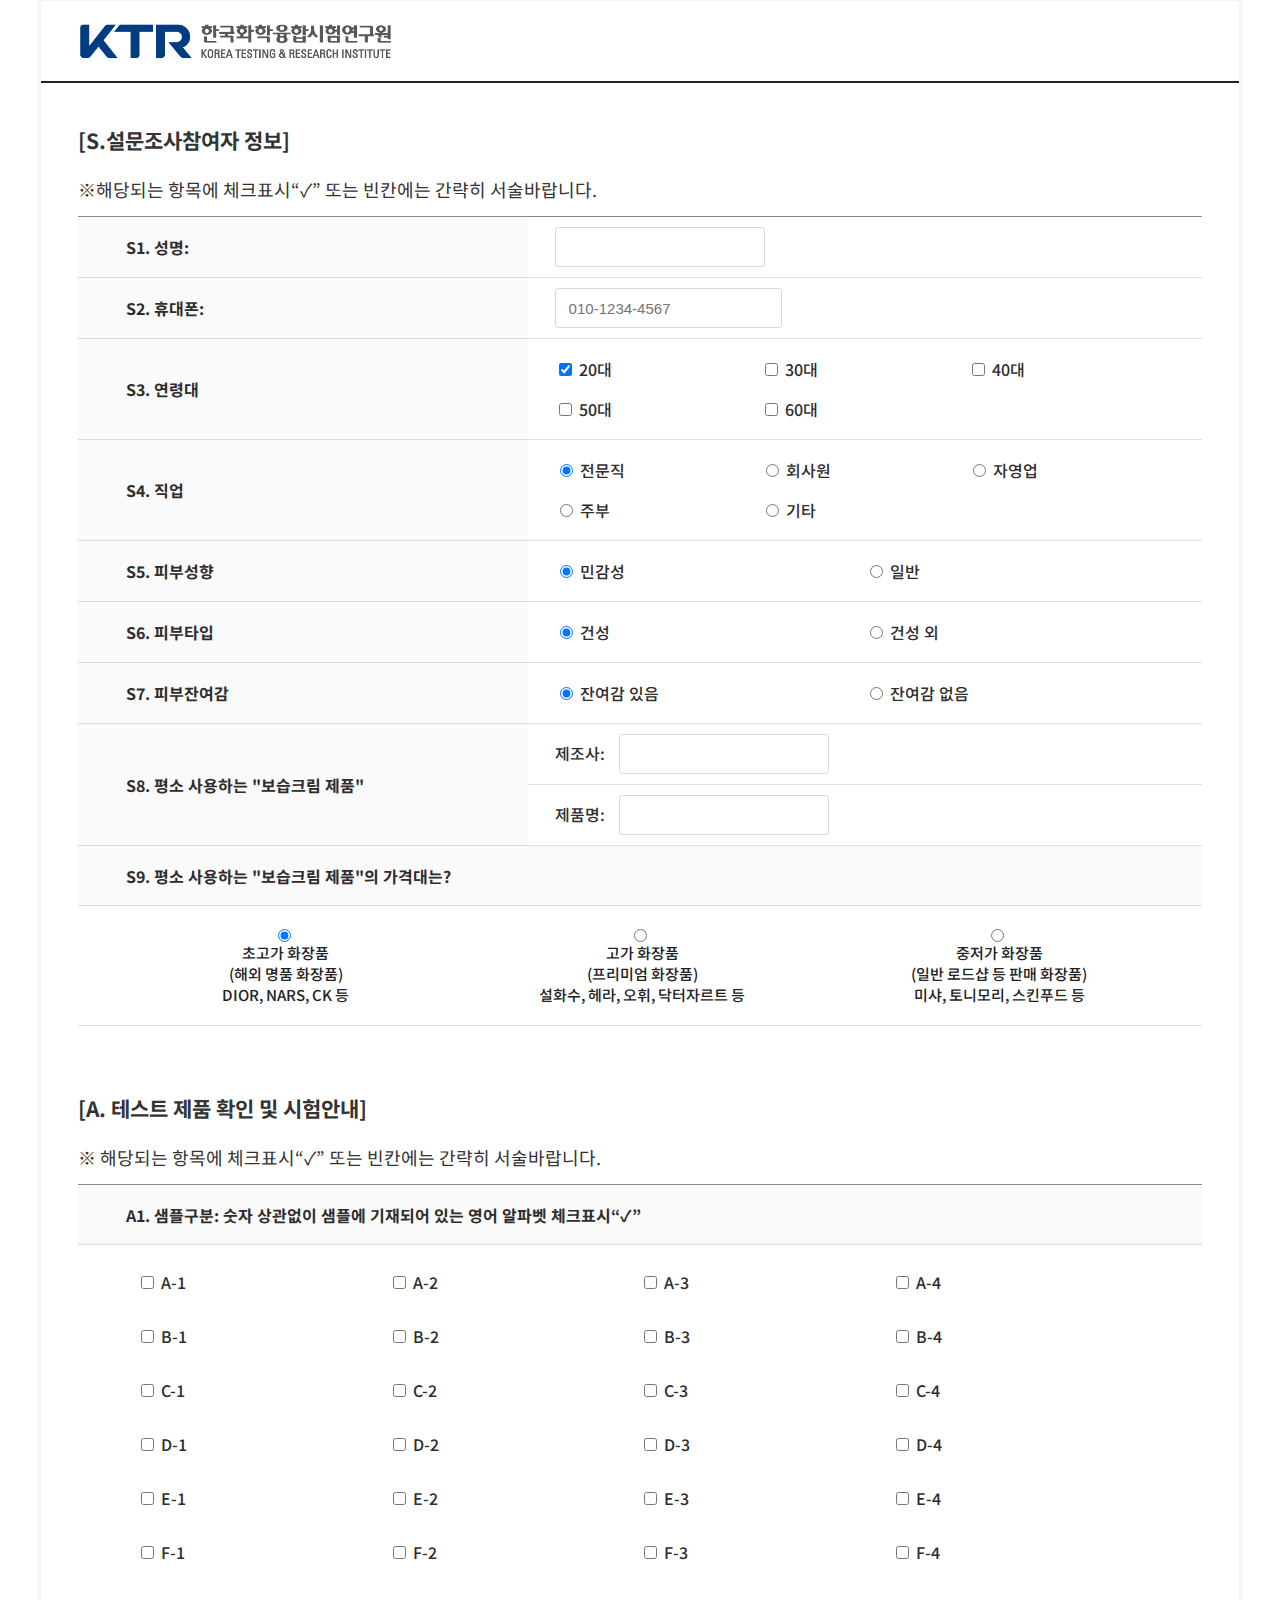
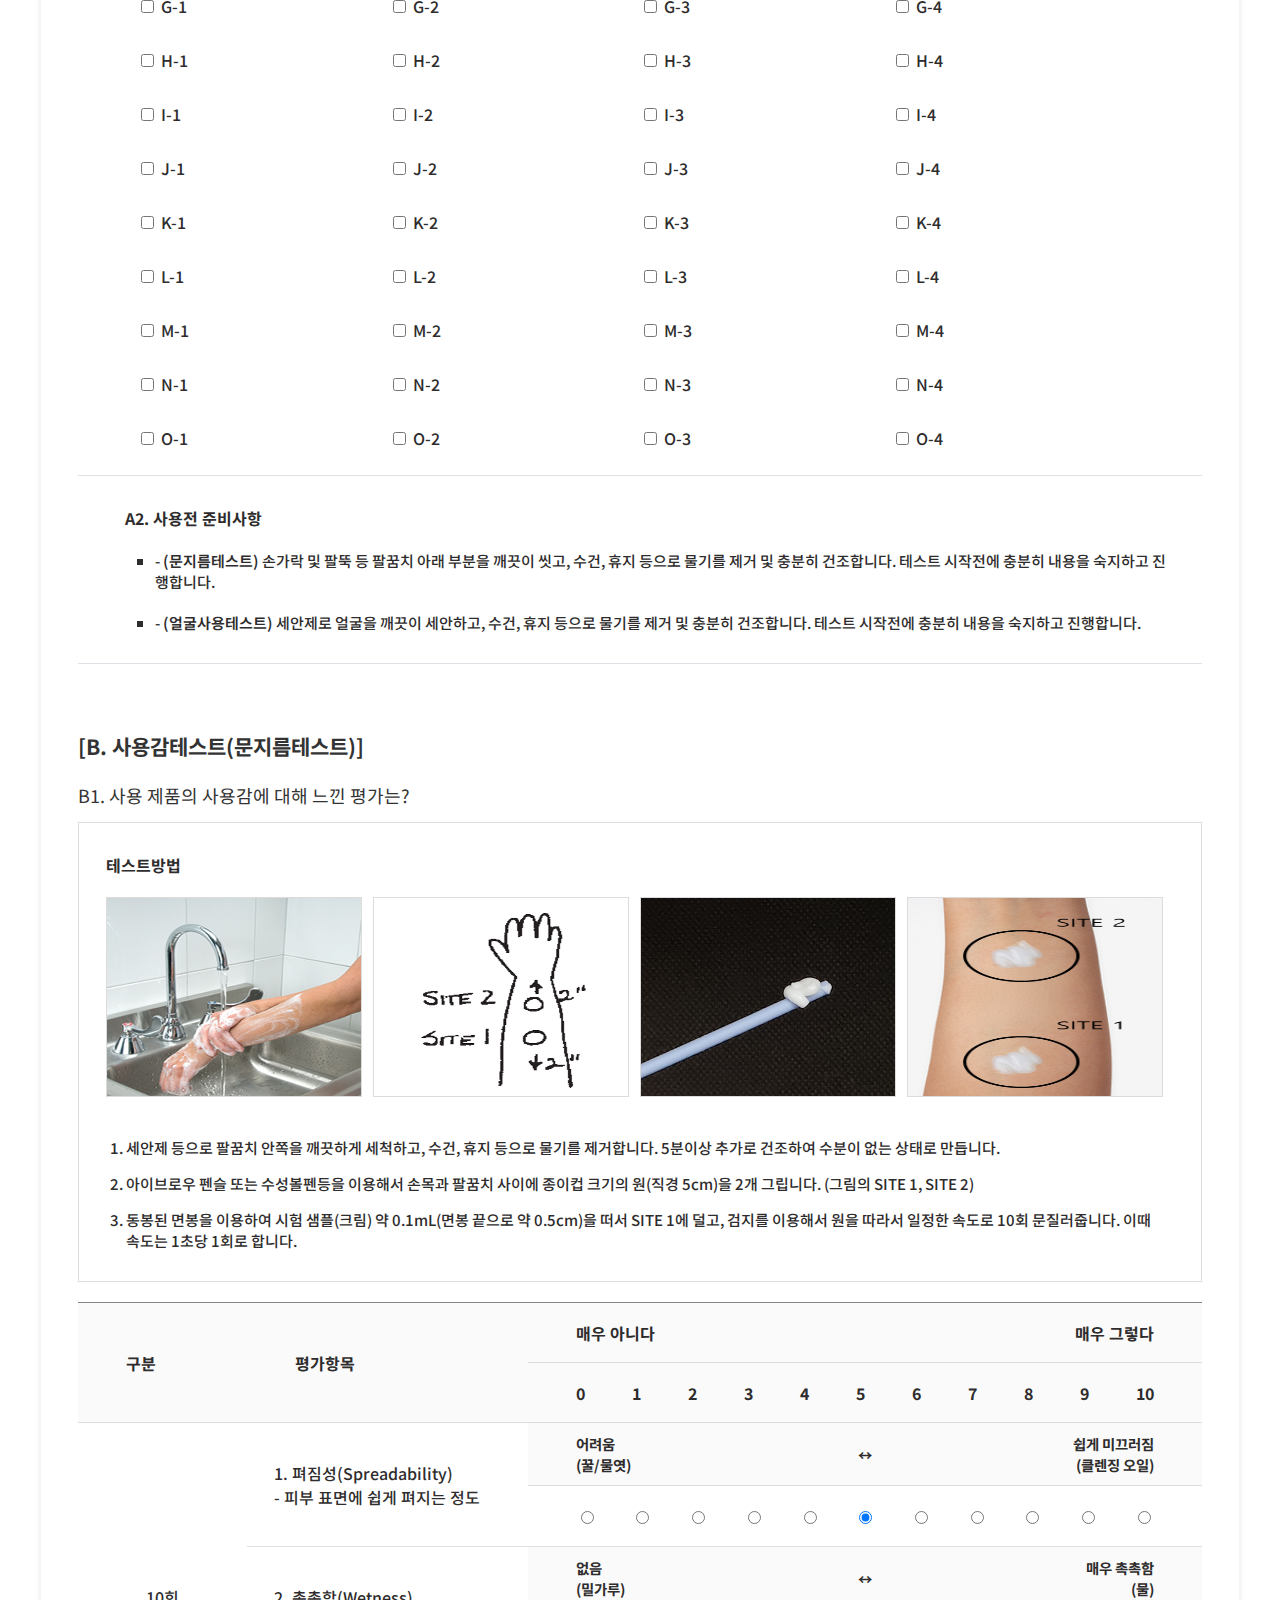
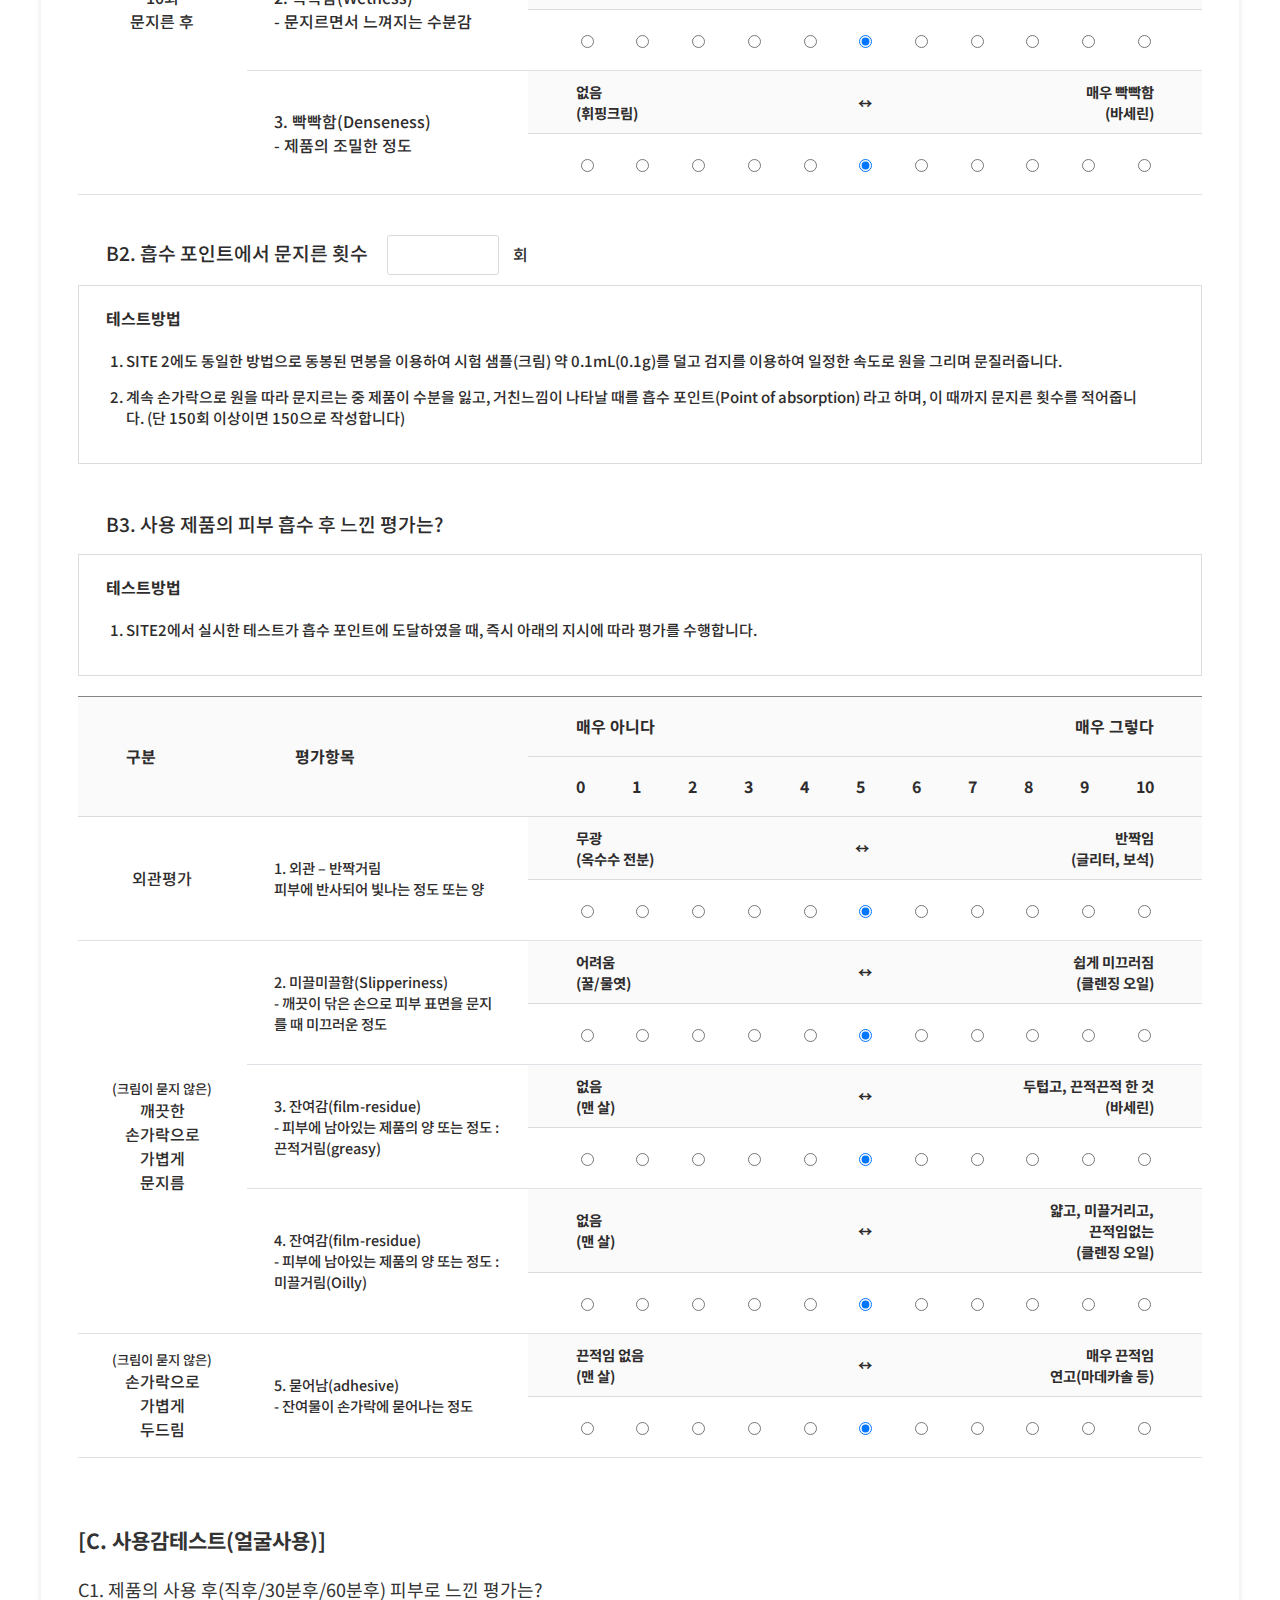
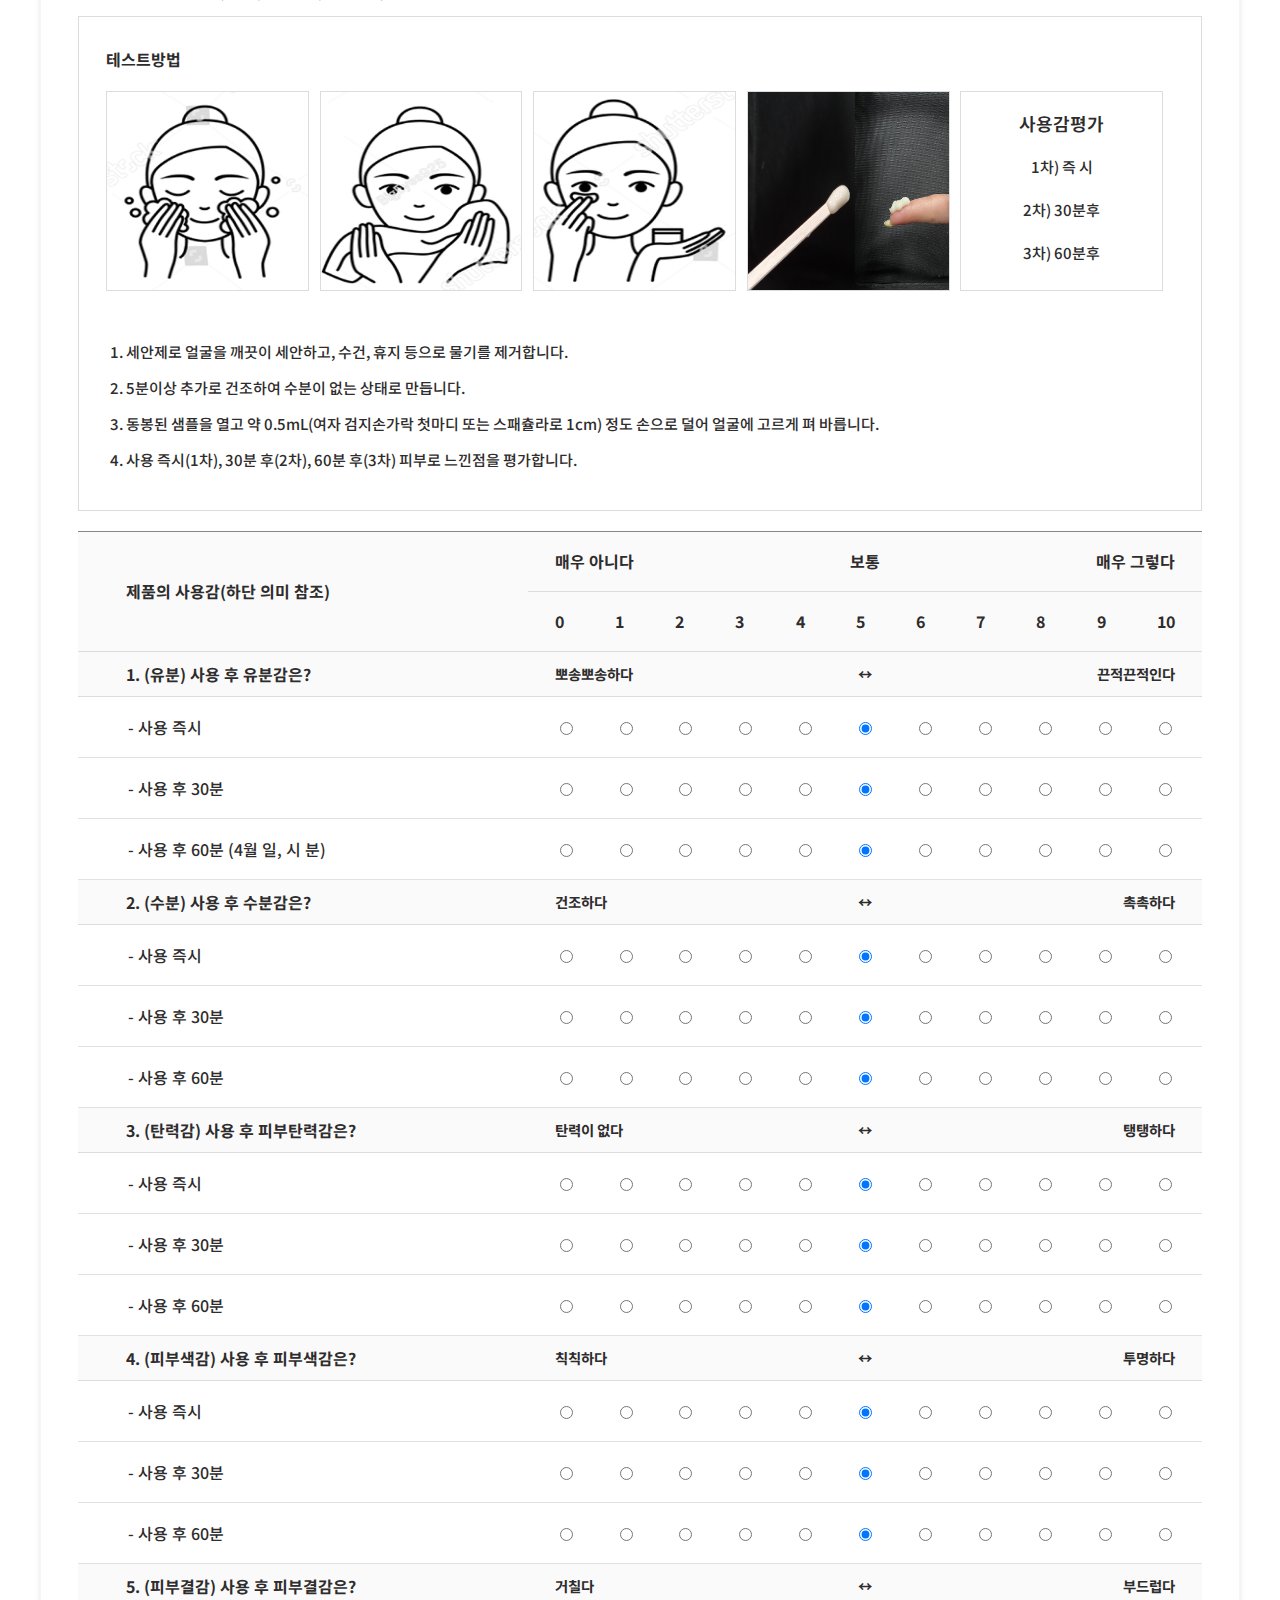
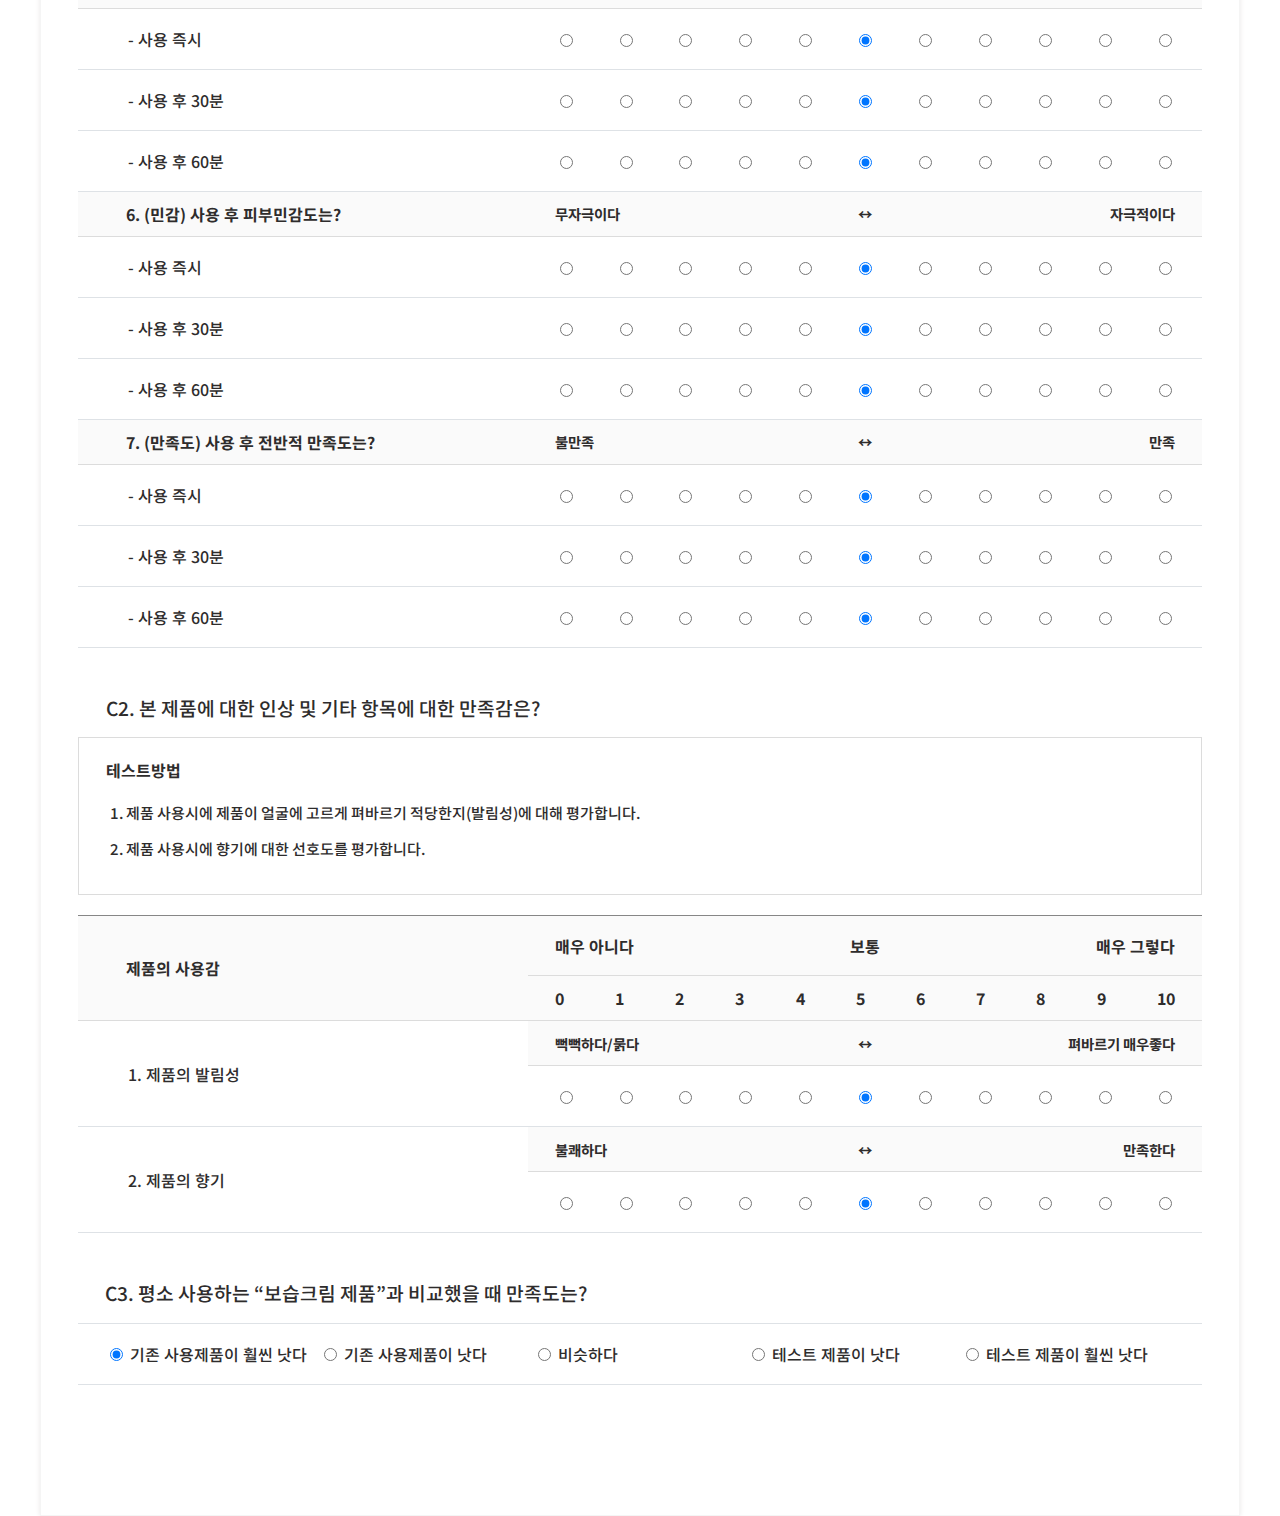
<file: index.html>
<DOCTYPE html>
    <html lang="en">

    <head>
        <meta charset="UTF-8">
        <meta http-equiv="X-UA-Compatible" content="IE=edge">
        <meta name="viewport" content="width=device-width, initial-scale=1.0">
        <title>정보입력</title>
        <link rel="stylesheet" href="css/reset.css">
        <link rel="stylesheet" href="css/main.css">
        <script src="js/jquery-3.2.1.min.js"></script>
    </head>
    <body>
        <form name="" action="" method="">
            <div id="wrap">
                <header id="header">
                    <h1><img src="img/ktr.png" alt="한국화학융합시험연구원"></h1>
                </header><!--header-->
                <div id="contentWrap">
                   <p class="tit01">[S.설문조사참여자 정보]</p>
                   <p class="txt">※해당되는 항목에 체크표시“&#10003;” 또는 빈칸에는 간략히 서술바랍니다.</p>
                    <div id="container">
                    <fieldset> 
                        <table class="table-1">
                            <caption>
                                S. 설문조사참여자 정보
                            </caption>
                            <colgroup>
                                <col width="40%">
                                <col width="60%">
                            </colgroup>
                            <tbody>
                                <tr>
                                    <th>S1. 성명:</th>
                                    <td class="size01">
                                      <input type="text" maxlength="10">
                                    </td>
                                </tr>
                                <tr>
                                    <th>S2. 휴대폰:</th>
                                    <td class="size02">
                                      <input type="text" maxlength="13"  placeholder="010-1234-4567">
                                    </td>
                                </tr>
                                <tr>
                                    <th>S3. 연령대</th>
                                    <td>
                                        <div class="ageline">
                                            <label>
                                                <input type="checkbox" name="age" onclick='checkOnlyOne(this)' checked>
                                                <span>20대</span>
                                            </label>
                                            <label>
                                                <input type="checkbox" name="age" onclick='checkOnlyOne(this)'>
                                                <span>30대</span>
                                            </label>
                                            <label>
                                                <input type="checkbox" name="age" onclick='checkOnlyOne(this)'>
                                                <span>40대</span>
                                            </label>
                                        </div>
                                        <div class="ageline">
                                            <label>
                                                <input type="checkbox" name="age" onclick='checkOnlyOne(this)'>
                                                <span>50대</span>
                                            </label>
                                            <label>
                                                <input type="checkbox" name="age" onclick='checkOnlyOne(this)'>
                                                <span>60대</span>
                                            </label>
                                        </div>
                                    </td>
                                </tr>
                                <tr>
                                    <th>S4. 직업</th>
                                    <td>
                                        <div class="job">
                                            <label>
                                                <input type="radio" name="jb" checked>
                                                <span>전문직</span>
                                            </label>
                                            <label>
                                                <input type="radio" name="jb">
                                                <span>회사원</span>
                                            </label>
                                            <label>
                                                <input type="radio" name="jb">
                                                <span>자영업</span>
                                            </label>
                                        </div>
                                        <div class="ageline">
                                            <label>
                                                <input type="radio" name="jb">
                                                <span>주부</span>
                                            </label>
                                            <label>
                                                <input type="radio" name="jb">
                                                <span>기타</span>
                                            </label>
                                        </div>
                                    </td>
                                </tr>
                                <tr>
                                    <th>S5. 피부성향</th>
                                    <td>
                                        <div class="skinty01">
                                            <label>
                                              <input name="st" type="radio" required="required" checked>
                                              <span>민감성</span>           
                                            </label>
                                            <label>
                                              <input name="st" type="radio" required="required">
                                              <span>일반</span>             
                                            </label>
                                          </div> 
                                    </td>
                                </tr>
                                <tr>
                                    <th>S6. 피부타입</th>
                                    <td>
                                        <div class="skinty01">
                                            <label>
                                              <input name="sw" type="radio" required="required" checked>
                                              <span>건성</span>           
                                            </label>
                                            <label>
                                              <input name="sw" type="radio" required="required">
                                              <span>건성 외</span>             
                                            </label>
                                          </div> 
                                    </td>
                                </tr>
                                <tr>
                                    <th>S7. 피부잔여감</th>
                                    <td>
                                        <div class="skinty01">
                                            <label>
                                              <input name="sc" type="radio" required="required" checked>
                                              <span>잔여감 있음</span>           
                                            </label>
                                            <label>
                                              <input name="sc" type="radio" required="required">
                                              <span>잔여감 없음</span>             
                                            </label>
                                          </div> 
                                    </td>
                                </tr>
                                <tr>
                                    <th rowspan="2">S8. 평소 사용하는 "보습크림 제품"</th>
                                    <td class="size01">
                                        <span style="margin-right: 10px ;">제조사:</span> 
                                        <input type="text" maxlength="20" required="required">
                                    </td>
                                </tr>
                                <tr>
                                    <td class="size01">
                                        <span style="margin-right: 10px ;">제품명:</span> 
                                        <input type="text" maxlength="20" required="required">
                                    </td>
                                </tr>
                                <tr>
                                    <th colspan="2">S9. 평소 사용하는 "보습크림 제품"의 가격대는?</th>
                                </tr>
                                <tr>
                                    <td colspan="2" class="size03">					
                                        <div class="price">
                                          <label>
                                            <input name="pg" type="radio" required="required" checked>
                                            <span>초고가 화장품</span><span>(해외 명품 화장품)</span><span>DIOR, NARS, CK 등</span>           
                                          </label>
                                          <label>
                                            <input name="pg" type="radio" required="required">
                                            <span>고가 화장품</span><span>(프리미엄 화장품)</span><span>설화수, 헤라, 오휘, 닥터자르트 등</span>             
                                          </label>
                                          <label>
                                            <input name="pg" type="radio" required="required">
                                            <span>중저가 화장품</span><span>(일반 로드샵 등 판매 화장품)</span><span>미샤, 토니모리, 스킨푸드 등</span>             
                                          </label>
                                        </div> 
                                    </td>
                                </tr>
                            </tbody>
                        </table>
                        <a href="link01.html" class="next">다음</a>
                        <p class="c_tit pc">[A. 테스트 제품 확인 및 시험안내]</p>
                        <p class="txt pc">※ 해당되는 항목에 체크표시“&#10003;” 또는 빈칸에는 간략히 서술바랍니다.</p>
                        <table class="table-1 pc">
                            <colgroup>
                                <col width="40%">
                                <col width="60%">
                            </colgroup>
                            <tbody>
                                <tr>
                                    <th colspan="2">
                                        A1. 샘플구분: 숫자 상관없이 샘플에 기재되어 있는 영어 알파벳 체크표시“&#10003;”
                                    </th>
                                </tr>
                                <tr>
                                    <td colspan="2"> 
                                        <div class="sample">
                                            <label>
                                                <input type="checkbox" name="sam">
                                                <span> A-1</span>
                                            </label>
                                            <label>
                                                <input type="checkbox" name="sam">
                                                <span> A-2</span>
                                            </label>
                                            <label>
                                                <input type="checkbox" name="sam">
                                                <span> A-3</span>
                                            </label>
                                            <label>
                                                <input type="checkbox" name="sam">
                                                <span> A-4</span>
                                            </label>
                                        </div>
                                        <div class="sample">
                                            <label>
                                                <input type="checkbox" name="sam">
                                                <span> B-1</span>
                                            </label>
                                            <label>
                                                <input type="checkbox" name="sam">
                                                <span> B-2</span>
                                            </label>
                                            <label>
                                                <input type="checkbox" name="sam">
                                                <span> B-3</span>
                                            </label>
                                            <label>
                                                <input type="checkbox" name="sam">
                                                <span> B-4</span>
                                            </label>
                                        </div>
                                        <div class="sample">
                                            <label>
                                                <input type="checkbox" name="sam">
                                                <span> C-1</span>
                                            </label>
                                            <label>
                                                <input type="checkbox" name="sam">
                                                <span> C-2</span>
                                            </label>
                                            <label>
                                                <input type="checkbox" name="sam">
                                                <span> C-3</span>
                                            </label>
                                            <label>
                                                <input type="checkbox" name="sam">
                                                <span> C-4</span>
                                            </label>
                                        </div>
                                        <div class="sample">
                                            <label>
                                                <input type="checkbox" name="sam">
                                                <span> D-1</span>
                                            </label>
                                            <label>
                                                <input type="checkbox" name="sam">
                                                <span> D-2</span>
                                            </label>
                                            <label>
                                                <input type="checkbox" name="sam">
                                                <span> D-3</span>
                                            </label>
                                            <label>
                                                <input type="checkbox" name="sam">
                                                <span> D-4</span>
                                            </label>
                                        </div>
                                        <div class="sample">
                                            <label>
                                                <input type="checkbox" name="sam">
                                                <span> E-1</span>
                                            </label>
                                            <label>
                                                <input type="checkbox" name="sam">
                                                <span> E-2</span>
                                            </label>
                                            <label>
                                                <input type="checkbox" name="sam">
                                                <span> E-3</span>
                                            </label>
                                            <label>
                                                <input type="checkbox" name="sam">
                                                <span> E-4</span>
                                            </label>
                                        </div>
                                        <div class="sample">
                                            <label>
                                                <input type="checkbox" name="sam">
                                                <span> F-1</span>
                                            </label>
                                            <label>
                                                <input type="checkbox" name="sam">
                                                <span> F-2</span>
                                            </label>
                                            <label>
                                                <input type="checkbox" name="sam">
                                                <span> F-3</span>
                                            </label>
                                            <label>
                                                <input type="checkbox" name="sam">
                                                <span> F-4</span>
                                            </label>
                                        </div>
                                        <div class="sample">
                                            <label>
                                                <input type="checkbox" name="sam">
                                                <span> G-1</span>
                                            </label>
                                            <label>
                                                <input type="checkbox" name="sam">
                                                <span> G-2</span>
                                            </label>
                                            <label>
                                                <input type="checkbox" name="sam">
                                                <span> G-3</span>
                                            </label>
                                            <label>
                                                <input type="checkbox" name="sam">
                                                <span> G-4</span>
                                            </label>
                                        </div>
                                        <div class="sample">
                                            <label>
                                                <input type="checkbox" name="sam">
                                                <span> H-1</span>
                                            </label>
                                            <label>
                                                <input type="checkbox" name="sam">
                                                <span> H-2</span>
                                            </label>
                                            <label>
                                                <input type="checkbox" name="sam">
                                                <span> H-3</span>
                                            </label>
                                            <label>
                                                <input type="checkbox" name="sam">
                                                <span> H-4</span>
                                            </label>
                                        </div>
                                        <div class="sample">
                                            <label>
                                                <input type="checkbox" name="sam">
                                                <span>I-1</span>
                                            </label>
                                            <label>
                                                <input type="checkbox" name="sam">
                                                <span>I-2</span>
                                            </label>
                                            <label>
                                                <input type="checkbox" name="sam">
                                                <span>I-3</span>
                                            </label>
                                            <label>
                                                <input type="checkbox" name="sam">
                                                <span>I-4</span>
                                            </label>
                                        </div>
                                        <div class="sample">
                                            <label>
                                                <input type="checkbox" name="sam">
                                                <span>J-1</span>
                                            </label>
                                            <label>
                                                <input type="checkbox" name="sam">
                                                <span>J-2</span>
                                            </label>
                                            <label>
                                                <input type="checkbox" name="sam">
                                                <span>J-3</span>
                                            </label>
                                            <label>
                                                <input type="checkbox" name="sam">
                                                <span>J-4</span>
                                            </label>
                                        </div>
                                        <div class="sample">
                                            <label>
                                                <input type="checkbox" name="sam">
                                                <span>K-1</span>
                                            </label>
                                            <label>
                                                <input type="checkbox" name="sam">
                                                <span>K-2</span>
                                            </label>
                                            <label>
                                                <input type="checkbox" name="sam">
                                                <span>K-3</span>
                                            </label>
                                            <label>
                                                <input type="checkbox" name="sam">
                                                <span>K-4</span>
                                            </label>
                                        </div>
                                        <div class="sample">
                                            <label>
                                                <input type="checkbox" name="sam">
                                                <span>L-1</span>
                                            </label>
                                            <label>
                                                <input type="checkbox" name="sam">
                                                <span>L-2</span>
                                            </label>
                                            <label>
                                                <input type="checkbox" name="sam">
                                                <span>L-3</span>
                                            </label>
                                            <label>
                                                <input type="checkbox" name="sam">
                                                <span>L-4</span>
                                            </label>
                                        </div>
                                        <div class="sample">
                                            <label>
                                                <input type="checkbox" name="sam">
                                                <span>M-1</span>
                                            </label>
                                            <label>
                                                <input type="checkbox" name="sam">
                                                <span>M-2</span>
                                            </label>
                                            <label>
                                                <input type="checkbox" name="sam">
                                                <span>M-3</span>
                                            </label>
                                            <label>
                                                <input type="checkbox" name="sam">
                                                <span>M-4</span>
                                            </label>
                                        </div>
                                        <div class="sample">
                                            <label>
                                                <input type="checkbox" name="sam">
                                                <span>N-1</span>
                                            </label>
                                            <label>
                                                <input type="checkbox" name="sam">
                                                <span>N-2</span>
                                            </label>
                                            <label>
                                                <input type="checkbox" name="sam">
                                                <span>N-3</span>
                                            </label>
                                            <label>
                                                <input type="checkbox" name="sam">
                                                <span>N-4</span>
                                            </label>
                                        </div>
                                        <div class="sample">
                                            <label>
                                                <input type="checkbox" name="sam">
                                                <span>O-1</span>
                                            </label>
                                            <label>
                                                <input type="checkbox" name="sam">
                                                <span>O-2</span>
                                            </label>
                                            <label>
                                                <input type="checkbox" name="sam">
                                                <span>O-3</span>
                                            </label>
                                            <label>
                                                <input type="checkbox" name="sam">
                                                <span>O-4</span>
                                            </label>
                                        </div>
                                    </td>
                                </tr>
                                <tr>
                                    <td colspan="2" rowspan="1" style=" height: 180px;">
                                      <p class="ready">A2. 사용전 준비사항</p>
                                        <ul class="exp">
                                            <li>
                                           - <span>(문지름테스트)</span> 손가락 및 팔뚝 등 팔꿈치 아래 부분을 깨끗이 씻고, 수건, 휴지 등으로 물기를 제거 및 충분히 건조합니다. 테스트 시작전에 충분히 내용을 숙지하고 진행합니다.
                                            </li>
                                            <li>
                                           - <span>(얼굴사용테스트)</span> 세안제로 얼굴을 깨끗이 세안하고, 수건, 휴지 등으로 물기를 제거 및 충분히 건조합니다.  테스트 시작전에 충분히 내용을 숙지하고 진행합니다. 
                                            </li>
                                        </ul>

                                    </td>
                                </tr>
                            </tbody>
                        </table>
                        <p class="c_tit pc">[B. 사용감테스트(문지름테스트)]</p>
                        <p class="txt pc">B1. 사용 제품의 사용감에 대해 느낀 평가는?</p>
                        <table class="table-1 pc" style="border-top:none ; margin-bottom: 20px;">
                            <colgroup>
                                <col width="15%">
                                <col width="25%">
                                <col width="60%">
                            </colgroup>
                            <tbody>
                                <tr>
                                    <td colspan="3" style=" border: 1px solid #DCDCDC;">
                                      <p class="method_title">테스트방법</p>
                                      <div class="method_img  clear">
                                        <img src="img/image01.png" alt="팔꿈치 안쪽을 깨끗하게 세척"><img src="img/image02.png" alt="아이브로우 펜슬 또는 수성볼펜등을 이용해서 손목과 팔꿈치 사이에 종이컵 크기의 원(직경 5cm)을 2개 그립니다."><img src="img/image03.png" alt="동봉된 면봉을 이용하여 시험 샘플(크림) 약 0.1mL(면봉 끝으로 약 0.5cm)을 떠서 SITE 1에 덜기"><img src="img/image04.png" alt="검지를 이용해서 원을 따라서 일정한 속도로 10회 문질러줍니다. 이때 속도는 1초당 1회로 합니다.">
                                      </div>
                                      <ul class="method_lst">
                                        <li>세안제 등으로 팔꿈치 안쪽을 깨끗하게 세척하고, 수건, 휴지 등으로 물기를 제거합니다. 5분이상 추가로 건조하여 수분이 없는 상태로 만듭니다.</li>
                                        <li>아이브로우 펜슬 또는 수성볼펜등을 이용해서 손목과 팔꿈치 사이에 종이컵 크기의 원(직경 5cm)을 2개 그립니다. (그림의 SITE 1, SITE 2)</li>
                                        <li style="margin: 0;">동봉된 면봉을 이용하여 시험 샘플(크림) 약 0.1mL(면봉 끝으로 약 0.5cm)을 떠서 SITE 1에 덜고, 검지를 이용해서 원을 따라서 일정한 속도로 10회 문질러줍니다. 이때 속도는 1초당 1회로 합니다.</li>
                                      </ul>
                                   </td>
                                </tr>
                            </tbody>
                        </table>
                        <table class="table-1 pc" style="margin-bottom: 30px;">
                            <colgroup>
                                <col width="15%">
                                <col width="25%">
                                <col width="60%">
                            </colgroup>
                            <tbody>
                                <tr>
                                    <th rowspan="2">구분</th>
                                    <th rowspan="2">평가항목</th>
                                    <th>
                                        <div class="b1">
                                            <span>매우 아니다</span><span>매우 그렇다</span>
                                        </div>
                                    </th>    
                                </tr>
                                <tr>
                                    <th>
                                        <div class="b1">
                                            <span>0</span><span>1</span><span>2</span><span>3</span><span>4</span><span>5</span><span>6</span><span>7</span><span>8</span><span>9</span><span>10</span>
                                        </div>
                                    </th>
                                </tr>
                                <tr>
                                    <td rowspan="6" style=" text-align: center !important;">
                                        10회<br>문지른 후
                                    </td>
                                    <td rowspan="2">
                                        1. 펴짐성(Spreadability)<br>- 피부 표면에 쉽게 펴지는 정도
                                    </td>
                                    <th>							
                                        <div class="b2">
                                          <span style="width:calc(50% - 30px);text-align:left;">어려움<br>(꿀/물엿)</span><span>↔</span><span style="width:calc(50% - 30px);text-align:right;">쉽게 미끄러짐<br>(클렌징 오일)</span>
                                        </div>
                                    </th>
                                </tr>
                                <tr>
                                    <td style=" padding: 10px 48px;">
                                        <div class="radio_skin">
                                            <label><input name="skin01" type="radio"></label>
                                            <label><input name="skin01" type="radio"></label>
                                            <label><input name="skin01" type="radio"></label>
                                            <label><input name="skin01" type="radio"></label>
                                            <label><input name="skin01" type="radio"></label>
                                            <label><input name="skin01" type="radio"  checked></label>
                                            <label><input name="skin01" type="radio"></label>
                                            <label><input name="skin01" type="radio"></label>
                                            <label><input name="skin01" type="radio"></label>
                                            <label><input name="skin01" type="radio"></label>
                                            <label><input name="skin01" type="radio"></label>
                                        </div>
                                    </td>
                                </tr>
                                <tr>
                                    <td rowspan="2">
                                        2. 촉촉함(Wetness)<br>-  문지르면서 느껴지는 수분감
                                    </td>

                                    <th>							
                                        <div class="b2">
                                          <span style="width:calc(50% - 30px);text-align:left;">없음<br>(밀가루)</span><span>↔</span><span style="width:calc(50% - 30px);text-align:right;">매우 촉촉함<br>(물)</span>
                                        </div>
                                    </th>
                                </tr>
                                <tr>
                                    <td style=" padding: 10px 48px;">
                                        <div class="radio_skin">
                                            <label><input name="skin02" type="radio"></label>
                                            <label><input name="skin02" type="radio"></label>
                                            <label><input name="skin02" type="radio"></label>
                                            <label><input name="skin02" type="radio"></label>
                                            <label><input name="skin02" type="radio"></label>
                                            <label><input name="skin02" type="radio"  checked></label>
                                            <label><input name="skin02" type="radio"></label>
                                            <label><input name="skin02" type="radio"></label>
                                            <label><input name="skin02" type="radio"></label>
                                            <label><input name="skin02" type="radio"></label>
                                            <label><input name="skin02" type="radio"></label>
                                        </div>
                                    </td>
                                </tr>
                                <tr>
                                    <td rowspan="2">
                                        3. 빡빡함(Denseness)<br>-  제품의 조밀한 정도
                                    </td>
                                    <th>							
                                        <div class="b2">
                                          <span style="width:calc(50% - 30px);text-align:left;">없음<br>(휘핑크림)</span><span>↔</span><span style="width:calc(50% - 30px);text-align:right;">매우 빡빡함<br>(바세린)</span>
                                        </div>
                                    </th>
                                    </td>
                                </tr>
                                <tr>
                                    <td style=" padding: 10px 48px;">
                                        <div class="radio_skin">
                                            <label><input name="skin03" type="radio"></label>
                                            <label><input name="skin03" type="radio"></label>
                                            <label><input name="skin03" type="radio"></label>
                                            <label><input name="skin03" type="radio"></label>
                                            <label><input name="skin03" type="radio"></label>
                                            <label><input name="skin03" type="radio" checked></label>
                                            <label><input name="skin03" type="radio"></label>
                                            <label><input name="skin03" type="radio"></label>
                                            <label><input name="skin03" type="radio"></label>
                                            <label><input name="skin03" type="radio"></label>
                                            <label><input name="skin03" type="radio"></label>
                                        </div>
                                    </td>
                                </tr>
                            </tbody>
                        </table>
                        <table class="table-1 pc" style="border-top: none; margin-bottom: 30px;">
                            <colgroup>
                                <col width="15%">
                                <col width="25%">
                                <col width="60%">
                            </colgroup>
                            <tbody>
                                <tr>
                                    <td colspan="3" style="border:none ;">
                                        <span style="margin-right:15px;" class="txt">B2. 흡수 포인트에서 문지른 횟수</span>
                                        <input  type="number" maxlength="3" required="required" style="max-width: 7rem;">
                                        <span style="margin-left: 10px;">회</span>
                                    </td>
                                </tr>
                                <tr>
                                    <td colspan="3" style="border: 1px solid #dcdcdc;">
                                      <p class="tm">테스트방법</p>
                                      <ul class="tm_lst">
                                        <li>SITE 2에도 동일한 방법으로  동봉된 면봉을 이용하여 시험 샘플(크림) 약 0.1mL(0.1g)를 덜고 검지를 이용하여 일정한 속도로 원을 그리며 문질러줍니다.</li>
                                        <li>계속 손가락으로 원을 따라 문지르는 중 제품이 수분을 잃고, 거친느낌이 나타날 때를 흡수 포인트(Point of absorption) 라고 하며, 이 때까지 문지른 횟수를 적어줍니다. (단 150회 이상이면 150으로 작성합니다)</li>
                                      </ul>
                                   </td>
                                </tr> 
                            </tbody>
                        </table>
                        <table class="table-1 pc" style="border-top: none; margin-bottom: 20px;">
                            <colgroup>
                                <col width="15%">
                                <col width="25%">
                                <col width="60%">
                            </colgroup>
                            <tbody>                               
                                <tr>
                                    <td colspan="3" style="border:none ;">
                                        <span class="txt">B3. 사용 제품의 피부 흡수 후 느낀 평가는?</span>     
                                    </td>    
                                </tr>
                                <tr>
                                    <td colspan="3" style="border: 1px solid #dcdcdc;">
                                      <p class="tm">테스트방법</p>
                                      <ul class="tm_lst" border: 1px solid #dcdcdc;">
                                        <li>SITE2에서 실시한 테스트가 흡수 포인트에 도달하였을 때, 즉시 아래의 지시에 따라 평가를 수행합니다. </li>
                                      </ul>
                                   </td>
                                </tr>
                            </tbody>
                        </table>
                        <table class="table-1 pc">
                            <colgroup>
                                <col width="15%">
                                <col width="25%">
                                <col width="60%">
                            </colgroup>
                            <tbody>                               
                                <tr>
                                    <th rowspan="2">구분</th>
                                    <th rowspan="2">평가항목</th>
                                    <th>
                                        <div class="b1">
                                            <span>매우 아니다</span><span>매우 그렇다</span>
                                        </div>
                                    </th>    
                                </tr>
                                <tr>
                                    <th>
                                        <div class="b1">
                                            <span>0</span><span>1</span><span>2</span><span>3</span><span>4</span><span>5</span><span>6</span><span>7</span><span>8</span><span>9</span><span>10</span>
                                        </div>
                                    </th>
                                </tr>
                                <tr>
                                    <td rowspan="2" style=" text-align: center !important;">
                                        외관평가
                                    </td>
                                    <td rowspan="2" style="font-size: 0.9em;">
                                        1. 외관 – 반짝거림<br> 피부에 반사되어 빛나는 정도 또는 양
                                    </td>
                                    <th>							
                                        <div class="b2">
                                          <span style="text-align:left;">무광<br>(옥수수 전분)</span><span>↔</span><span style="text-align:right;">반짝임<br>(글리터, 보석)</span>
                                        </div>
                                    </th>
                                </tr>
                                <tr>
                                    <td style=" padding: 10px 48px;">
                                        <div class="radio_skin">
                                            <label><input name="skin04" type="radio"></label>
                                            <label><input name="skin04" type="radio"></label>
                                            <label><input name="skin04" type="radio"></label>
                                            <label><input name="skin04" type="radio"></label>
                                            <label><input name="skin04" type="radio"></label>
                                            <label><input name="skin04" type="radio" checked></label>
                                            <label><input name="skin04" type="radio"></label>
                                            <label><input name="skin04" type="radio"></label>
                                            <label><input name="skin04" type="radio"></label>
                                            <label><input name="skin04" type="radio"></label>
                                            <label><input name="skin04" type="radio"></label>
                                        </div>
                                    </td>
                                </tr>
                                <tr>
                                    <td rowspan="6" style=" text-align: center !important;">
                                        <small>(크림이 묻지 않은)</small><br>
                                        깨끗한<br>
                                        손가락으로<br>
                                        가볍게<br>
                                        문지름<br>
                                    </td>
                                    <td rowspan="2" style="font-size: 0.9em;">
                                        2. 미끌미끌함(Slipperiness)<br>- 깨끗이 닦은 손으로 피부 표면을 문지를 때 미끄러운 정도
                                    </td>

                                    <th>							
                                        <div class="b2">
                                          <span style="width:calc(50% - 20px);text-align:left;">어려움<br>(꿀/물엿)</span><span>↔</span><span style="width:calc(50% - 20px);text-align:right;">쉽게 미끄러짐<br>(클렌징 오일)</span>
                                        </div>
                                    </th>
                                </tr>
                                <tr>
                                    <td style=" padding: 10px 48px;">
                                        <div class="radio_skin">
                                            <label><input name="skin05" type="radio"></label>
                                            <label><input name="skin05" type="radio"></label>
                                            <label><input name="skin05" type="radio"></label>
                                            <label><input name="skin05" type="radio"></label>
                                            <label><input name="skin05" type="radio"></label>
                                            <label><input name="skin05" type="radio" checked></label>
                                            <label><input name="skin05" type="radio"></label>
                                            <label><input name="skin05" type="radio"></label>
                                            <label><input name="skin05" type="radio"></label>
                                            <label><input name="skin05" type="radio"></label>
                                            <label><input name="skin05" type="radio"></label>
                                        </div>
                                    </td>
                                </tr>
                                <tr>
                                    <td rowspan="2" style="font-size: 0.9em;">
                                        3. 잔여감(film-residue)<br>- 피부에 남아있는 제품의 양 또는 정도 : 끈적거림(greasy)
                                    </td>
                                    <th>							
                                        <div class="b2">
                                          <span style="width:calc(50% - 20px);text-align:left;">없음<br>(맨 살)</span><span>↔</span><span style="width:calc(50% - 20px);text-align:right;">두텁고, 끈적끈적 한 것<br>(바세린)</span>
                                        </div>
                                    </th>
                                    </td>
                                </tr>
                                <tr>
                                    <td style=" padding: 10px 48px;">
                                        <div class="radio_skin">
                                            <label><input name="skin06" type="radio"></label>
                                            <label><input name="skin06" type="radio"></label>
                                            <label><input name="skin06" type="radio"></label>
                                            <label><input name="skin06" type="radio"></label>
                                            <label><input name="skin06" type="radio"></label>
                                            <label><input name="skin06" type="radio" checked></label>
                                            <label><input name="skin06" type="radio"></label>
                                            <label><input name="skin06" type="radio"></label>
                                            <label><input name="skin06" type="radio"></label>
                                            <label><input name="skin06" type="radio"></label>
                                            <label><input name="skin06" type="radio"></label>
                                        </div>
                                    </td>
                                </tr>
                                <tr>
                                    <td rowspan="2" style="font-size: 0.9em;">
                                        4. 잔여감(film-residue)<br>- 피부에 남아있는 제품의 양 또는 정도 : 미끌거림(Oilly)
                                    </td>
                                    <th>							
                                        <div class="b2">
                                          <span style="width:calc(50% - 20px);text-align:left;">없음<br>(맨 살)</span><span>↔</span><span style="width:calc(50% - 20px);text-align:right;">얇고, 미끌거리고,<br> 끈적임없는<br>(클렌징 오일)</span>
                                        </div>
                                    </th>
                                    </td>
                                </tr>
                                <tr>
                                    <td style=" padding: 10px 48px;">
                                        <div class="radio_skin">
                                            <label><input name="skin07" type="radio"></label>
                                            <label><input name="skin07" type="radio"></label>
                                            <label><input name="skin07" type="radio"></label>
                                            <label><input name="skin07" type="radio"></label>
                                            <label><input name="skin07" type="radio"></label>
                                            <label><input name="skin07" type="radio" checked></label>
                                            <label><input name="skin07" type="radio"></label>
                                            <label><input name="skin07" type="radio"></label>
                                            <label><input name="skin07" type="radio"></label>
                                            <label><input name="skin07" type="radio"></label>
                                            <label><input name="skin07" type="radio"></label>
                                        </div>
                                    </td>
                                </tr>
                                <tr>
                                    <td rowspan="2" style=" text-align: center !important;">
                                        <small>(크림이 묻지 않은)</small><br>
                                        손가락으로<br>
                                        가볍게<br>
                                        두드림<br>
                                    </td>
                                    <td rowspan="2" style="font-size: 0.9em;">
                                        5. 묻어남(adhesive)<br>- 잔여물이 손가락에 묻어나는 정도
                                    </td>

                                    <th>							
                                        <div class="b2">
                                          <span style="width:calc(50% - 20px);text-align:left;">끈적임 없음<br>(맨 살)</span><span>↔</span><span style="width:calc(50% - 20px);text-align:right;">매우 끈적임<br>연고(마데카솔 등)</span>
                                        </div>
                                    </th>
                                </tr>
                                <tr>
                                    <td style=" padding: 10px 48px; height: 60px; font-size: 0.94em;">
                                        <div class="radio_skin">
                                            <label><input name="skin08" type="radio"></label>
                                            <label><input name="skin08" type="radio"></label>
                                            <label><input name="skin08" type="radio"></label>
                                            <label><input name="skin08" type="radio"></label>
                                            <label><input name="skin08" type="radio"></label>
                                            <label><input name="skin08" type="radio" checked></label>
                                            <label><input name="skin08" type="radio"></label>
                                            <label><input name="skin08" type="radio"></label>
                                            <label><input name="skin08" type="radio"></label>
                                            <label><input name="skin08" type="radio"></label>
                                            <label><input name="skin08" type="radio"></label>
                                        </div>
                                    </td>
                                </tr>
                            </tbody>
                        </table>
                        <p class="c_tit pc">[C. 사용감테스트(얼굴사용)]</p>
                        <p class="txt pc">C1. 제품의 사용 후(직후/30분후/60분후) 피부로 느낀 평가는? </p>
                        <table class="table-1 pc" style="margin-bottom: 20px;">
                            <colgroup>
                                <col width="15%">
                                <col width="25%">
                                <col width="60%">
                            </colgroup>
                            <tbody>
                                <tr>
                                    <td colspan="3" style=" border: 1px solid #DCDCDC;"> 
                                      <p class="test_title">테스트방법</p>
                                      <div class="test_img clear">
                                        <div class="img"><img src="img/image05.png" alt="세안제로 얼굴을 깨끗이 세안"></div>
                                        <div class="img"><img src="img/image06.png" alt="수건, 휴지 등으로 물기를 제거"></div>
                                        <div class="img"><img src="img/image07.png" alt="동봉된 샘플을 열고 약 0.5mL(여자 검지손가락 첫마디 또는 스패츌라로 1cm) 정도 손으로 덜어 얼굴에 고르게 펴 바릅니다."></div>
                                        <div class="img"><img src="img/image08.png" alt="예시"></div>
                                        <div class="img"><b>사용감평가</b><br>1차) 즉 시<br>2차) 30분후<br>3차) 60분후</div>
                                      </div>     
                                      <ul class="test_lst">
                                        <li>세안제로 얼굴을 깨끗이 세안하고, 수건, 휴지 등으로 물기를 제거합니다.</li>
                                        <li>5분이상 추가로 건조하여 수분이 없는 상태로 만듭니다.</li>
                                        <li>동봉된 샘플을 열고 약 0.5mL(여자 검지손가락 첫마디 또는 스패츌라로 1cm) 정도 손으로 덜어 얼굴에 고르게 펴 바릅니다.</li>
                                        <li style="margin: 0;">사용 즉시(1차), 30분 후(2차), 60분 후(3차) 피부로 느낀점을 평가합니다.</li>
                                      </ul>
                                   </td>
                                </tr>
                            </tbody>
                        </table>
                        <table class="table-1 pc" style="margin-bottom: 30px;">
                            <colgroup>
                                <col width="15%">
                                <col width="25%">
                                <col width="60%">
                            </colgroup>
                            <tbody>
                                <tr>
                                    <th colspan="2" rowspan="2">								
                                        제품의 사용감(하단 의미 참조)
                                    </th>
                                    <th style=" padding: 10px 27px;">						
                                        <div class="b1">
                                          <span style="width:calc(50% - 30px);text-align:left;">매우 아니다</span><span>보통</span><span style="width:calc(50% - 30px);text-align:right;">매우 그렇다</span>
                                        </div>
                                    </th>
                                </tr>
                                <tr>
                                    <th style=" padding: 10px 27px;">					
                                        <div  class="b1">
                                        <span>0</span><span>1</span><span>2</span><span>3</span><span>4</span><span>5</span><span>6</span><span>7</span><span>8</span><span>9</span><span>10</span>
                                        </div>
                                    </th>
                                </tr>
                                <tr>
                                    <th colspan="2" style="height: 45px;">									
                                        1. (유분) 사용 후 유분감은?
                                    </th>
                                    <th style=" padding: 10px 27px; height: 45px;">							
                                        <div  class="b2">
                                          <span style="width:calc(50% - 30px);text-align:left;">뽀송뽀송하다</span><span>↔</span><span style="width:calc(50% - 30px);text-align:right;">끈적끈적인다</span>
                                        </div>
                                    </th>
                                </tr>
                                <tr>
                                    <td colspan="2" style=" padding: 0px 0px 0px 50px;"> 
                                        - 사용 즉시
                                    </td>
                                    <td>
                                        <div class="radio_skin">
                                            <label><input name="skin09" type="radio"></label>
                                            <label><input name="skin09" type="radio"></label>
                                            <label><input name="skin09" type="radio"></label>
                                            <label><input name="skin09" type="radio"></label>
                                            <label><input name="skin09" type="radio"></label>
                                            <label><input name="skin09" type="radio" checked></label>
                                            <label><input name="skin09" type="radio"></label>
                                            <label><input name="skin09" type="radio"></label>
                                            <label><input name="skin09" type="radio"></label>
                                            <label><input name="skin09" type="radio"></label>
                                            <label><input name="skin09" type="radio"></label>
                                        </div>
                                    </td>
                                </tr>
                                <tr>
                                    <td colspan="2" style=" padding: 0px 0px 0px 50px;"> 
                                        - 사용 후 30분 
                                    </td>
                                    <td style=" padding: 10px 27px;">
                                        <div class="radio_skin">
                                            <label><input name="skin10" type="radio"></label>
                                            <label><input name="skin10" type="radio"></label>
                                            <label><input name="skin10" type="radio"></label>
                                            <label><input name="skin10" type="radio"></label>
                                            <label><input name="skin10" type="radio"></label>
                                            <label><input name="skin10" type="radio" checked></label>
                                            <label><input name="skin10" type="radio"></label>
                                            <label><input name="skin10" type="radio"></label>
                                            <label><input name="skin10" type="radio"></label>
                                            <label><input name="skin10" type="radio"></label>
                                            <label><input name="skin10" type="radio"></label>
                                        </div>
                                    </td>
                                </tr>
                                <tr>
                                    <td colspan="2" style=" padding: 0px 0px 0px 50px;"> 
                                        - 사용 후 60분 (4월  일,   시   분)
                                    </td>
                                    <td>
                                        <div class="radio_skin">
                                            <label><input name="skin11" type="radio"></label>
                                            <label><input name="skin11" type="radio"></label>
                                            <label><input name="skin11" type="radio"></label>
                                            <label><input name="skin11" type="radio"></label>
                                            <label><input name="skin11" type="radio"></label>
                                            <label><input name="skin11" type="radio" checked></label>
                                            <label><input name="skin11" type="radio"></label>
                                            <label><input name="skin11" type="radio"></label>
                                            <label><input name="skin11" type="radio"></label>
                                            <label><input name="skin11" type="radio"></label>
                                            <label><input name="skin11" type="radio"></label>
                                        </div>
                                    </td>
                                </tr>
                                <tr>
                                    <th colspan="2" style="height: 45px;">									
                                        2. (수분) 사용 후 수분감은?
                                    </th>
                                    <th style=" padding: 10px 27px; height: 45px;">							
                                        <div class="b2">
                                          <span style="width:calc(50% - 30px);text-align:left;">건조하다</span><span>↔</span><span style="width:calc(50% - 30px);text-align:right;">촉촉하다</span>
                                        </div>
                                    </th>
                                </tr>
                                <tr>
                                    <td colspan="2" style=" padding: 0px 0px 0px 50px;"> 
                                        - 사용 즉시
                                    </td>
                                    <td>
                                        <div class="radio_skin">
                                            <label><input name="skin12" type="radio"></label>
                                            <label><input name="skin12" type="radio"></label>
                                            <label><input name="skin12" type="radio"></label>
                                            <label><input name="skin12" type="radio"></label>
                                            <label><input name="skin12" type="radio"></label>
                                            <label><input name="skin12" type="radio" checked></label>
                                            <label><input name="skin12" type="radio"></label>
                                            <label><input name="skin12" type="radio"></label>
                                            <label><input name="skin12" type="radio"></label>
                                            <label><input name="skin12" type="radio"></label>
                                            <label><input name="skin12" type="radio"></label>
                                        </div>
                                    </td>
                                </tr>
                                <tr>
                                    <td colspan="2" style=" padding: 0px 0px 0px 50px;"> 
                                        - 사용 후 30분 
                                    </td>
                                    <td>
                                        <div class="radio_skin">
                                            <label><input name="skin13" type="radio"></label>
                                            <label><input name="skin13" type="radio"></label>
                                            <label><input name="skin13" type="radio"></label>
                                            <label><input name="skin13" type="radio"></label>
                                            <label><input name="skin13" type="radio"></label>
                                            <label><input name="skin13" type="radio" checked></label>
                                            <label><input name="skin13" type="radio"></label>
                                            <label><input name="skin13" type="radio"></label>
                                            <label><input name="skin13" type="radio"></label>
                                            <label><input name="skin13" type="radio"></label>
                                            <label><input name="skin13" type="radio"></label>
                                        </div>
                                    </td>
                                </tr>
                                <tr>
                                    <td colspan="2" style=" padding: 0px 0px 0px 50px;"> 
                                        - 사용 후 60분
                                    </td>
                                    <td>
                                        <div class="radio_skin">
                                            <label><input name="skin14" type="radio"></label>
                                            <label><input name="skin14" type="radio"></label>
                                            <label><input name="skin14" type="radio"></label>
                                            <label><input name="skin14" type="radio"></label>
                                            <label><input name="skin14" type="radio"></label>
                                            <label><input name="skin14" type="radio" checked></label>
                                            <label><input name="skin14" type="radio"></label>
                                            <label><input name="skin14" type="radio"></label>
                                            <label><input name="skin14" type="radio"></label>
                                            <label><input name="skin14" type="radio"></label>
                                            <label><input name="skin14" type="radio"></label>
                                        </div>
                                    </td>
                                </tr>
                                <tr>
                                    <th colspan="2" style="height: 45px;">									
                                        3. (탄력감) 사용 후 피부탄력감은?
                                    </th>
                                    <th style=" padding: 10px 27px; height: 45px;">							
                                        <div class="b2">
                                          <span style="width:calc(50% - 30px);text-align:left;">탄력이 없다</span><span>↔</span><span style="width:calc(50% - 30px);text-align:right;">탱탱하다</span>
                                        </div>
                                    </th>
                                </tr>
                                <tr>
                                    <td colspan="2" style=" padding: 0px 0px 0px 50px;"> 
                                        - 사용 즉시
                                    </td>
                                    <td>
                                        <div class="radio_skin">
                                            <label><input name="skin15" type="radio"></label>
                                            <label><input name="skin15" type="radio"></label>
                                            <label><input name="skin15" type="radio"></label>
                                            <label><input name="skin15" type="radio"></label>
                                            <label><input name="skin15" type="radio"></label>
                                            <label><input name="skin15" type="radio" checked></label>
                                            <label><input name="skin15" type="radio"></label>
                                            <label><input name="skin15" type="radio"></label>
                                            <label><input name="skin15" type="radio"></label>
                                            <label><input name="skin15" type="radio"></label>
                                            <label><input name="skin15" type="radio"></label>
                                        </div>
                                    </td>
                                </tr>
                                <tr>
                                    <td colspan="2" style=" padding: 0px 0px 0px 50px;"> 
                                        - 사용 후 30분 
                                    </td>
                                    <td>
                                        <div class="radio_skin">
                                            <label><input name="skin16" type="radio"></label>
                                            <label><input name="skin16" type="radio"></label>
                                            <label><input name="skin16" type="radio"></label>
                                            <label><input name="skin16" type="radio"></label>
                                            <label><input name="skin16" type="radio"></label>
                                            <label><input name="skin16" type="radio" checked></label>
                                            <label><input name="skin16" type="radio"></label>
                                            <label><input name="skin16" type="radio"></label>
                                            <label><input name="skin16" type="radio"></label>
                                            <label><input name="skin16" type="radio"></label>
                                            <label><input name="skin16" type="radio"></label>
                                        </div>
                                    </td>
                                </tr>
                                <tr>
                                    <td colspan="2" style=" padding: 0px 0px 0px 50px;"> 
                                        - 사용 후 60분
                                    </td>
                                    <td>
                                        <div class="radio_skin">
                                            <label><input name="skin17" type="radio"></label>
                                            <label><input name="skin17" type="radio"></label>
                                            <label><input name="skin17" type="radio"></label>
                                            <label><input name="skin17" type="radio"></label>
                                            <label><input name="skin17" type="radio"></label>
                                            <label><input name="skin17" type="radio" checked></label>
                                            <label><input name="skin17" type="radio"></label>
                                            <label><input name="skin17" type="radio"></label>
                                            <label><input name="skin17" type="radio"></label>
                                            <label><input name="skin17" type="radio"></label>
                                            <label><input name="skin17" type="radio"></label>
                                        </div>
                                    </td>
                                </tr>
                                <tr>
                                    <th colspan="2" style="height: 45px;">									
                                        4. (피부색감) 사용 후 피부색감은?
                                    </th>
                                    <th style=" padding: 10px 27px; height: 45px;">							
                                        <div class="b2">
                                          <span style="width:calc(50% - 30px);text-align:left;">칙칙하다</span><span>↔</span><span style="width:calc(50% - 30px);text-align:right;">투명하다</span>
                                        </div>
                                    </th>
                                </tr>
                                <tr>
                                    <td colspan="2" style=" padding: 0px 0px 0px 50px;"> 
                                        - 사용 즉시
                                    </td>
                                    <td>
                                        <div class="radio_skin">
                                            <label><input name="skin18" type="radio"></label>
                                            <label><input name="skin18" type="radio"></label>
                                            <label><input name="skin18" type="radio"></label>
                                            <label><input name="skin18" type="radio"></label>
                                            <label><input name="skin18" type="radio"></label>
                                            <label><input name="skin18" type="radio" checked></label>
                                            <label><input name="skin18" type="radio"></label>
                                            <label><input name="skin18" type="radio"></label>
                                            <label><input name="skin18" type="radio"></label>
                                            <label><input name="skin18" type="radio"></label>
                                            <label><input name="skin18" type="radio"></label>
                                        </div>
                                    </td>
                                </tr>
                                <tr>
                                    <td colspan="2" style=" padding: 0px 0px 0px 50px;"> 
                                        - 사용 후 30분 
                                    </td>
                                    <td>
                                        <div class="radio_skin">
                                            <label><input name="skin19" type="radio"></label>
                                            <label><input name="skin19" type="radio"></label>
                                            <label><input name="skin19" type="radio"></label>
                                            <label><input name="skin19" type="radio"></label>
                                            <label><input name="skin19" type="radio"></label>
                                            <label><input name="skin19" type="radio" checked></label>
                                            <label><input name="skin19" type="radio"></label>
                                            <label><input name="skin19" type="radio"></label>
                                            <label><input name="skin19" type="radio"></label>
                                            <label><input name="skin19" type="radio"></label>
                                            <label><input name="skin19" type="radio"></label>
                                        </div>
                                    </td>
                                </tr>
                                <tr>
                                    <td colspan="2" style=" padding: 0px 0px 0px 50px;"> 
                                        - 사용 후 60분
                                    </td>
                                    <td>
                                        <div class="radio_skin">
                                            <label><input name="skin20" type="radio"></label>
                                            <label><input name="skin20" type="radio"></label>
                                            <label><input name="skin20" type="radio"></label>
                                            <label><input name="skin20" type="radio"></label>
                                            <label><input name="skin20" type="radio"></label>
                                            <label><input name="skin20" type="radio" checked></label>
                                            <label><input name="skin20" type="radio"></label>
                                            <label><input name="skin20" type="radio"></label>
                                            <label><input name="skin20" type="radio"></label>
                                            <label><input name="skin20" type="radio"></label>
                                            <label><input name="skin20" type="radio"></label>
                                        </div>
                                    </td>
                                </tr>
                                <tr>
                                    <th colspan="2" style="height: 45px;">									
                                        5. (피부결감) 사용 후 피부결감은?
                                    </th>
                                    <th style=" padding: 10px 27px; height: 45px;">							
                                        <div class="b2">
                                          <span style="width:calc(50% - 30px);text-align:left;">거칠다</span><span>↔</span><span style="width:calc(50% - 30px);text-align:right;">부드럽다</span>
                                        </div>
                                    </th>
                                </tr>
                                <tr>
                                    <td colspan="2" style=" padding: 0px 0px 0px 50px;"> 
                                        - 사용 즉시
                                    </td>
                                    <td>
                                        <div class="radio_skin">
                                            <label><input name="skin21" type="radio"></label>
                                            <label><input name="skin21" type="radio"></label>
                                            <label><input name="skin21" type="radio"></label>
                                            <label><input name="skin21" type="radio"></label>
                                            <label><input name="skin21" type="radio"></label>
                                            <label><input name="skin21" type="radio" checked></label>
                                            <label><input name="skin21" type="radio"></label>
                                            <label><input name="skin21" type="radio"></label>
                                            <label><input name="skin21" type="radio"></label>
                                            <label><input name="skin21" type="radio"></label>
                                            <label><input name="skin21" type="radio"></label>
                                        </div>
                                    </td>
                                </tr>
                                <tr>
                                    <td colspan="2" style=" padding: 0px 0px 0px 50px;"> 
                                        - 사용 후 30분 
                                    </td>
                                    <td>
                                        <div class="radio_skin">
                                            <label><input name="skin22" type="radio"></label>
                                            <label><input name="skin22" type="radio"></label>
                                            <label><input name="skin22" type="radio"></label>
                                            <label><input name="skin22" type="radio"></label>
                                            <label><input name="skin22" type="radio"></label>
                                            <label><input name="skin22" type="radio" checked></label>
                                            <label><input name="skin22" type="radio"></label>
                                            <label><input name="skin22" type="radio"></label>
                                            <label><input name="skin22" type="radio"></label>
                                            <label><input name="skin22" type="radio"></label>
                                            <label><input name="skin22" type="radio"></label>
                                        </div>
                                    </td>
                                </tr>
                                <tr>
                                    <td colspan="2" style=" padding: 0px 0px 0px 50px;"> 
                                        - 사용 후 60분
                                    </td>
                                    <td>
                                        <div class="radio_skin">
                                            <label><input name="skin23" type="radio"></label>
                                            <label><input name="skin23" type="radio"></label>
                                            <label><input name="skin23" type="radio"></label>
                                            <label><input name="skin23" type="radio"></label>
                                            <label><input name="skin23" type="radio"></label>
                                            <label><input name="skin23" type="radio" checked></label>
                                            <label><input name="skin23" type="radio"></label>
                                            <label><input name="skin23" type="radio"></label>
                                            <label><input name="skin23" type="radio"></label>
                                            <label><input name="skin23" type="radio"></label>
                                            <label><input name="skin23" type="radio"></label>
                                        </div>
                                    </td>
                                </tr>
                                <tr>
                                    <th colspan="2" style=" height: 45px;">									
                                        6. (민감) 사용 후 피부민감도는?
                                    </th>
                                    <th style=" padding: 10px 27px; height: 45px;">							
                                        <div class="b2">
                                          <span style="width:calc(50% - 30px);text-align:left;">무자극이다</span><span>↔</span><span style="width:calc(50% - 30px);text-align:right;">자극적이다</span>
                                        </div>
                                    </th>
                                </tr>
                                <tr>
                                    <td colspan="2" style=" padding: 0px 0px 0px 50px;"> 
                                        - 사용 즉시
                                    </td>
                                    <td>
                                        <div class="radio_skin">
                                            <label><input name="skin24" type="radio"></label>
                                            <label><input name="skin24" type="radio"></label>
                                            <label><input name="skin24" type="radio"></label>
                                            <label><input name="skin24" type="radio"></label>
                                            <label><input name="skin24" type="radio"></label>
                                            <label><input name="skin24" type="radio" checked></label>
                                            <label><input name="skin24" type="radio"></label>
                                            <label><input name="skin24" type="radio"></label>
                                            <label><input name="skin24" type="radio"></label>
                                            <label><input name="skin24" type="radio"></label>
                                            <label><input name="skin24" type="radio"></label>
                                        </div>
                                    </td>
                                </tr>
                                <tr>
                                    <td colspan="2" style=" padding: 0px 0px 0px 50px;"> 
                                        - 사용 후 30분 
                                    </td>
                                    <td>
                                        <div class="radio_skin">
                                            <label><input name="skin25" type="radio"></label>
                                            <label><input name="skin25" type="radio"></label>
                                            <label><input name="skin25" type="radio"></label>
                                            <label><input name="skin25" type="radio"></label>
                                            <label><input name="skin25" type="radio"></label>
                                            <label><input name="skin25" type="radio" checked></label>
                                            <label><input name="skin25" type="radio"></label>
                                            <label><input name="skin25" type="radio"></label>
                                            <label><input name="skin25" type="radio"></label>
                                            <label><input name="skin25" type="radio"></label>
                                            <label><input name="skin25" type="radio"></label>
                                        </div>
                                    </td>
                                </tr>
                                <tr>
                                    <td colspan="2" style=" padding: 0px 0px 0px 50px;"> 
                                        - 사용 후 60분
                                    </td>
                                    <td>
                                        <div class="radio_skin">
                                            <label><input name="skin26" type="radio"></label>
                                            <label><input name="skin26" type="radio"></label>
                                            <label><input name="skin26" type="radio"></label>
                                            <label><input name="skin26" type="radio"></label>
                                            <label><input name="skin26" type="radio"></label>
                                            <label><input name="skin26" type="radio" checked></label>
                                            <label><input name="skin26" type="radio"></label>
                                            <label><input name="skin26" type="radio"></label>
                                            <label><input name="skin26" type="radio"></label>
                                            <label><input name="skin26" type="radio"></label>
                                            <label><input name="skin26" type="radio"></label>
                                        </div>
                                    </td>
                                </tr>
                                <tr>
                                    <th colspan="2" style=" height: 45px;">									
                                        7. (만족도) 사용 후 전반적 만족도는?
                                    </th>
                                    <th style=" padding: 10px 27px; height: 45px;">							
                                        <div class="b2">
                                          <span style="width:calc(50% - 30px);text-align:left;">불만족</span><span>↔</span><span style="width:calc(50% - 30px);text-align:right;">만족</span>
                                        </div>
                                    </th>
                                </tr>
                                <tr>
                                    <td colspan="2" style=" padding: 0px 0px 0px 50px;"> 
                                        - 사용 즉시
                                    </td>
                                    <td>
                                        <div class="radio_skin">
                                            <label><input name="skin27" type="radio"></label>
                                            <label><input name="skin27" type="radio"></label>
                                            <label><input name="skin27" type="radio"></label>
                                            <label><input name="skin27" type="radio"></label>
                                            <label><input name="skin27" type="radio"></label>
                                            <label><input name="skin27" type="radio" checked></label>
                                            <label><input name="skin27" type="radio"></label>
                                            <label><input name="skin27" type="radio"></label>
                                            <label><input name="skin27" type="radio"></label>
                                            <label><input name="skin27" type="radio"></label>
                                            <label><input name="skin27" type="radio"></label>
                                        </div>
                                    </td>
                                </tr>
                                <tr>
                                    <td colspan="2" style=" padding: 0px 0px 0px 50px;"> 
                                        - 사용 후 30분 
                                    </td>
                                    <td>
                                        <div class="radio_skin">
                                            <label><input name="skin28" type="radio"></label>
                                            <label><input name="skin28" type="radio"></label>
                                            <label><input name="skin28" type="radio"></label>
                                            <label><input name="skin28" type="radio"></label>
                                            <label><input name="skin28" type="radio"></label>
                                            <label><input name="skin28" type="radio" checked></label>
                                            <label><input name="skin28" type="radio"></label>
                                            <label><input name="skin28" type="radio"></label>
                                            <label><input name="skin28" type="radio"></label>
                                            <label><input name="skin28" type="radio"></label>
                                            <label><input name="skin28" type="radio"></label>
                                        </div>
                                    </td>
                                </tr>
                                <tr>
                                    <td colspan="2" style=" padding: 0px 0px 0px 50px;"> 
                                        - 사용 후 60분
                                    </td>
                                    <td>
                                        <div class="radio_skin">
                                            <label><input name="skin29" type="radio"></label>
                                            <label><input name="skin29" type="radio"></label>
                                            <label><input name="skin29" type="radio"></label>
                                            <label><input name="skin29" type="radio"></label>
                                            <label><input name="skin29" type="radio"></label>
                                            <label><input name="skin29" type="radio" checked></label>
                                            <label><input name="skin29" type="radio"></label>
                                            <label><input name="skin29" type="radio"></label>
                                            <label><input name="skin29" type="radio"></label>
                                            <label><input name="skin29" type="radio"></label>
                                            <label><input name="skin29" type="radio"></label>
                                        </div>
                                    </td>
                                </tr>
                            </tbody>
                        </table>
                       
                        <table class="table-1 pc"  style="border-top: none; margin-bottom: 20px;">
                            <colgroup>
                                <col width="15%">
                                <col width="25%">
                                <col width="60%">
                            </colgroup>
                            <tbody>
                                <tr>
                                    <td colspan="3" style=" border:none;">
                                        <span class="txt">C2. 본 제품에 대한 인상 및 기타 항목에 대한 만족감은?</span>
                                    </td>
                                </tr>
                                <tr>
                                    <td colspan="3" style=" border: 1px solid #DCDCDC;">
                                      <p class="tm">테스트방법</p>
                                      <ul class="tm_lst">
                                        <li>제품 사용시에 제품이 얼굴에 고르게 펴바르기 적당한지(발림성)에 대해 평가합니다.</li>
                                        <li> 제품 사용시에 향기에 대한 선호도를 평가합니다.</li>
                                      </ul>
                                   </td>
                                </tr>
                            </tbody>
                        </table>
                        <table class="table-1 pc"  style=" margin-bottom: 30px;">
                            <colgroup>
                                <col width="15%">
                                <col width="25%">
                                <col width="60%">
                            </colgroup>
                            <tbody>
                                <tr>
                                    <th colspan="2" rowspan="2">								
                                        제품의 사용감
                                    </th>
                                    <th style=" padding: 10px 27px;">						
                                        <div class="b1">
                                          <span style="width:calc(50% - 30px);text-align:left;">매우 아니다</span><span>보통</span><span style="width:calc(50% - 30px);text-align:right;">매우 그렇다</span>
                                        </div>
                                    </th>
                                </tr>
                                <tr>
                                    <th style=" padding: 10px 27px; height: 45px;">					
                                        <div class="b1">
                                        <span>0</span><span>1</span><span>2</span><span>3</span><span>4</span><span>5</span><span>6</span><span>7</span><span>8</span><span>9</span><span>10</span>
                                        </div>
                                    </th>
                                </tr>
                                <tr>
                                    <td rowspan="2" colspan="2" style=" height: 45px; padding: 0 0 0 50px;">									
                                        1. 제품의 발림성
                                    </td>
                                    <th style=" padding: 10px 27px; height: 45px;">							
                                        <div class="b2">
                                          <span style="width:calc(50% - 30px);text-align:left;">뻑뻑하다/묽다</span><span>↔</span><span style="width:calc(50% - 30px);text-align:right;">펴바르기 매우좋다</span>
                                        </div>
                                    </th>
                                </tr>
                                <tr>
                                    <td>
                                        <div class="radio_skin">
                                            <label><input name="skin30" type="radio"></label>
                                            <label><input name="skin30" type="radio"></label>
                                            <label><input name="skin30" type="radio"></label>
                                            <label><input name="skin30" type="radio"></label>
                                            <label><input name="skin30" type="radio"></label>
                                            <label><input name="skin30" type="radio" checked></label>
                                            <label><input name="skin30" type="radio"></label>
                                            <label><input name="skin30" type="radio"></label>
                                            <label><input name="skin30" type="radio"></label>
                                            <label><input name="skin30" type="radio"></label>
                                            <label><input name="skin30" type="radio"></label>
                                        </div>
                                    </td>
                                </tr>
                                <tr>
                                    <td rowspan="2" colspan="2" style="height: 45px; padding: 0 0 0 50px;">									
                                        2. 제품의 향기
                                    </td>
                                    <th style=" padding: 10px 27px; height: 45px;">							
                                        <div class="b2">
                                          <span style="width:calc(50% - 30px);text-align:left;">불쾌하다</span><span>↔</span><span style="width:calc(50% - 30px);text-align:right;">만족한다</span>
                                        </div>
                                    </th>
                                </tr>
                                <tr>
                                    <td>
                                        <div class="radio_skin">
                                            <label><input name="skin31" type="radio"></label>
                                            <label><input name="skin31" type="radio"></label>
                                            <label><input name="skin31" type="radio"></label>
                                            <label><input name="skin31" type="radio"></label>
                                            <label><input name="skin31" type="radio"></label>
                                            <label><input name="skin31" type="radio" checked></label>
                                            <label><input name="skin31" type="radio"></label>
                                            <label><input name="skin31" type="radio"></label>
                                            <label><input name="skin31" type="radio"></label>
                                            <label><input name="skin31" type="radio"></label>
                                            <label><input name="skin31" type="radio"></label>
                                        </div>
                                    </td>
                                </tr> 
                            </tbody>
                        </table>
                        <table class="table-1 pc" style="border: none;">
                            <colgroup>
                                <col width="15%">
                                <col width="25%">
                                <col width="60%">
                            </colgroup>
                            <tbody>
                                <tr>
                                    <td colspan="3">
                                        <span class="txt"> C3. 평소 사용하는 “보습크림 제품”과 비교했을 때 만족도는?</span>
                                    </td>
                                </tr>
                                <tr>
                                    <td colspan="3" >
                                        <div class="product">
                                            <label>
                                              <input name="pd" type="radio" required="required" checked>
                                              <span>기존 사용제품이 훨씬 낫다</span>             
                                            </label>
                                            <label>
                                              <input name="pd" type="radio" required="required">
                                              <span>기존 사용제품이 낫다</span>             
                                            </label>
                                            <label>
                                                <input name="pd" type="radio" required="required">
                                                <span>비슷하다</span>             
                                              </label>
                                            <label>
                                               <input name="pd" type="radio" required="required">
                                               <span>테스트 제품이 낫다</span>             
                                            </label>
                                            <label>
                                                <input name="pd" type="radio" required="required">
                                                <span>테스트 제품이 훨씬 낫다</span>             
                                            </label>
                                          </div> 
                                    </td>
                                </tr>
                                
                            </tbody>
                        </table>
                    </fieldset>

                   </div>
                    <!--#container-->
                </div>
                <!--contentWrap-->
               



            </div>
            <!--#wrap-->
        </form>
        <script src="js/script.js"></script>         
    </body>
    </html>
</file>
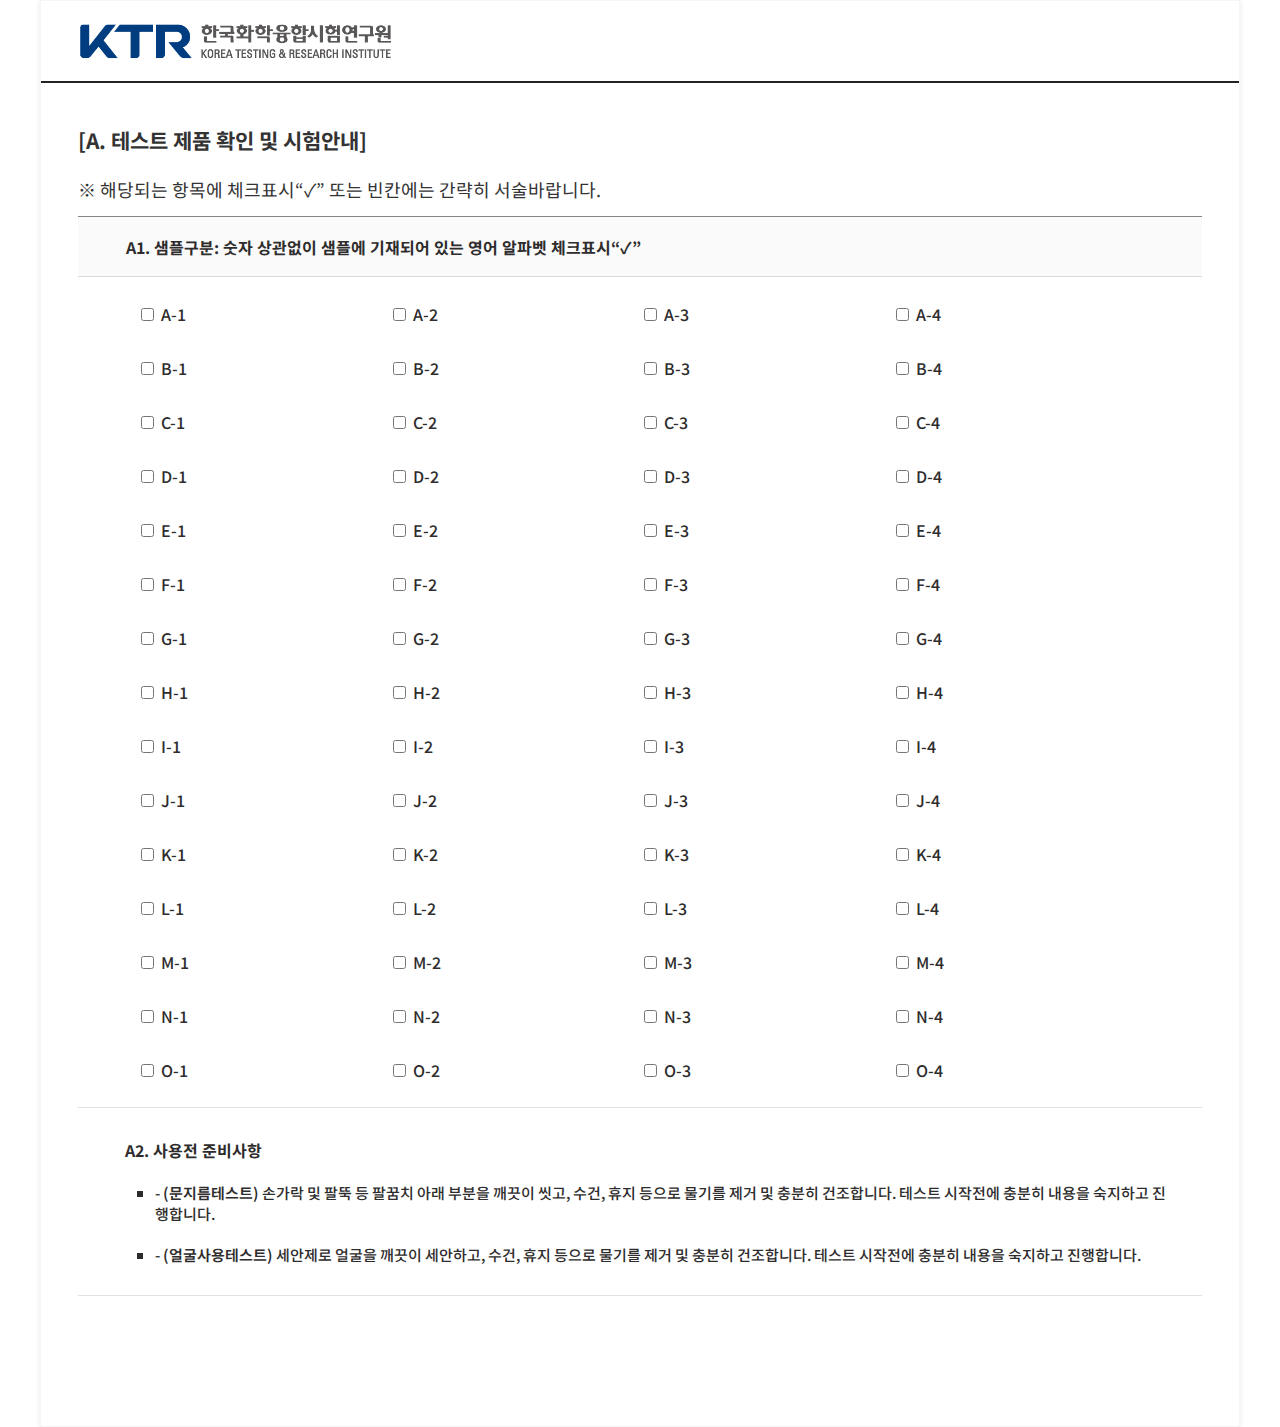
<file: link01.html>
<DOCTYPE html>
  <html lang="en">

  <head>
      <meta charset="UTF-8">
      <meta http-equiv="X-UA-Compatible" content="IE=edge">
      <meta name="viewport" content="width=device-width, initial-scale=1.0">
      <title>정보입력</title>
      <link rel="stylesheet" href="css/reset.css">
      <link rel="stylesheet" href="css/main.css">
      <script src="js/jquery-3.2.1.min.js"></script>
  </head>
  <body>
      <form name="" action="" method="">
          <div id="wrap">
              <header id="header">
                  <h1><img src="img/ktr.png" alt="한국화학융합시험연구원"></h1>
              </header><!--header-->
              <div id="contentWrap">
                  <div id="container">
                  <fieldset> 
                      <p class="c_tit">[A. 테스트 제품 확인 및 시험안내]</p>
                      <p class="txt">※ 해당되는 항목에 체크표시“&#10003;” 또는 빈칸에는 간략히 서술바랍니다.</p>
                      <table class="table-1">
                          <colgroup>
                              <col width="40%">
                              <col width="60%">
                          </colgroup>
                          <tbody>
                              <tr>
                                  <th colspan="2">
                                      A1. 샘플구분: 숫자 상관없이 샘플에 기재되어 있는 영어 알파벳 체크표시“&#10003;”
                                  </th>
                              </tr>
                              <tr>
                                  <td colspan="2"> 
                                      <div class="sample">
                                          <label>
                                              <input type="checkbox" name="sam">
                                              <span> A-1</span>
                                          </label>
                                          <label>
                                              <input type="checkbox" name="sam">
                                              <span> A-2</span>
                                          </label>
                                          <label>
                                              <input type="checkbox" name="sam">
                                              <span> A-3</span>
                                          </label>
                                          <label>
                                              <input type="checkbox" name="sam">
                                              <span> A-4</span>
                                          </label>
                                      </div>
                                      <div class="sample">
                                          <label>
                                              <input type="checkbox" name="sam">
                                              <span> B-1</span>
                                          </label>
                                          <label>
                                              <input type="checkbox" name="sam">
                                              <span> B-2</span>
                                          </label>
                                          <label>
                                              <input type="checkbox" name="sam">
                                              <span> B-3</span>
                                          </label>
                                          <label>
                                              <input type="checkbox" name="sam">
                                              <span> B-4</span>
                                          </label>
                                      </div>
                                      <div class="sample">
                                          <label>
                                              <input type="checkbox" name="sam">
                                              <span> C-1</span>
                                          </label>
                                          <label>
                                              <input type="checkbox" name="sam">
                                              <span> C-2</span>
                                          </label>
                                          <label>
                                              <input type="checkbox" name="sam">
                                              <span> C-3</span>
                                          </label>
                                          <label>
                                              <input type="checkbox" name="sam">
                                              <span> C-4</span>
                                          </label>
                                      </div>
                                      <div class="sample">
                                          <label>
                                              <input type="checkbox" name="sam">
                                              <span> D-1</span>
                                          </label>
                                          <label>
                                              <input type="checkbox" name="sam">
                                              <span> D-2</span>
                                          </label>
                                          <label>
                                              <input type="checkbox" name="sam">
                                              <span> D-3</span>
                                          </label>
                                          <label>
                                              <input type="checkbox" name="sam">
                                              <span> D-4</span>
                                          </label>
                                      </div>
                                      <div class="sample">
                                          <label>
                                              <input type="checkbox" name="sam">
                                              <span> E-1</span>
                                          </label>
                                          <label>
                                              <input type="checkbox" name="sam">
                                              <span> E-2</span>
                                          </label>
                                          <label>
                                              <input type="checkbox" name="sam">
                                              <span> E-3</span>
                                          </label>
                                          <label>
                                              <input type="checkbox" name="sam">
                                              <span> E-4</span>
                                          </label>
                                      </div>
                                      <div class="sample">
                                          <label>
                                              <input type="checkbox" name="sam">
                                              <span> F-1</span>
                                          </label>
                                          <label>
                                              <input type="checkbox" name="sam">
                                              <span> F-2</span>
                                          </label>
                                          <label>
                                              <input type="checkbox" name="sam">
                                              <span> F-3</span>
                                          </label>
                                          <label>
                                              <input type="checkbox" name="sam">
                                              <span> F-4</span>
                                          </label>
                                      </div>
                                      <div class="sample">
                                          <label>
                                              <input type="checkbox" name="sam">
                                              <span> G-1</span>
                                          </label>
                                          <label>
                                              <input type="checkbox" name="sam">
                                              <span> G-2</span>
                                          </label>
                                          <label>
                                              <input type="checkbox" name="sam">
                                              <span> G-3</span>
                                          </label>
                                          <label>
                                              <input type="checkbox" name="sam">
                                              <span> G-4</span>
                                          </label>
                                      </div>
                                      <div class="sample">
                                          <label>
                                              <input type="checkbox" name="sam">
                                              <span> H-1</span>
                                          </label>
                                          <label>
                                              <input type="checkbox" name="sam">
                                              <span> H-2</span>
                                          </label>
                                          <label>
                                              <input type="checkbox" name="sam">
                                              <span> H-3</span>
                                          </label>
                                          <label>
                                              <input type="checkbox" name="sam">
                                              <span> H-4</span>
                                          </label>
                                      </div>
                                      <div class="sample">
                                          <label>
                                              <input type="checkbox" name="sam">
                                              <span>I-1</span>
                                          </label>
                                          <label>
                                              <input type="checkbox" name="sam">
                                              <span>I-2</span>
                                          </label>
                                          <label>
                                              <input type="checkbox" name="sam">
                                              <span>I-3</span>
                                          </label>
                                          <label>
                                              <input type="checkbox" name="sam">
                                              <span>I-4</span>
                                          </label>
                                      </div>
                                      <div class="sample">
                                          <label>
                                              <input type="checkbox" name="sam">
                                              <span>J-1</span>
                                          </label>
                                          <label>
                                              <input type="checkbox" name="sam">
                                              <span>J-2</span>
                                          </label>
                                          <label>
                                              <input type="checkbox" name="sam">
                                              <span>J-3</span>
                                          </label>
                                          <label>
                                              <input type="checkbox" name="sam">
                                              <span>J-4</span>
                                          </label>
                                      </div>
                                      <div class="sample">
                                          <label>
                                              <input type="checkbox" name="sam">
                                              <span>K-1</span>
                                          </label>
                                          <label>
                                              <input type="checkbox" name="sam">
                                              <span>K-2</span>
                                          </label>
                                          <label>
                                              <input type="checkbox" name="sam">
                                              <span>K-3</span>
                                          </label>
                                          <label>
                                              <input type="checkbox" name="sam">
                                              <span>K-4</span>
                                          </label>
                                      </div>
                                      <div class="sample">
                                          <label>
                                              <input type="checkbox" name="sam">
                                              <span>L-1</span>
                                          </label>
                                          <label>
                                              <input type="checkbox" name="sam">
                                              <span>L-2</span>
                                          </label>
                                          <label>
                                              <input type="checkbox" name="sam">
                                              <span>L-3</span>
                                          </label>
                                          <label>
                                              <input type="checkbox" name="sam">
                                              <span>L-4</span>
                                          </label>
                                      </div>
                                      <div class="sample">
                                          <label>
                                              <input type="checkbox" name="sam">
                                              <span>M-1</span>
                                          </label>
                                          <label>
                                              <input type="checkbox" name="sam">
                                              <span>M-2</span>
                                          </label>
                                          <label>
                                              <input type="checkbox" name="sam">
                                              <span>M-3</span>
                                          </label>
                                          <label>
                                              <input type="checkbox" name="sam">
                                              <span>M-4</span>
                                          </label>
                                      </div>
                                      <div class="sample">
                                          <label>
                                              <input type="checkbox" name="sam">
                                              <span>N-1</span>
                                          </label>
                                          <label>
                                              <input type="checkbox" name="sam">
                                              <span>N-2</span>
                                          </label>
                                          <label>
                                              <input type="checkbox" name="sam">
                                              <span>N-3</span>
                                          </label>
                                          <label>
                                              <input type="checkbox" name="sam">
                                              <span>N-4</span>
                                          </label>
                                      </div>
                                      <div class="sample">
                                          <label>
                                              <input type="checkbox" name="sam">
                                              <span>O-1</span>
                                          </label>
                                          <label>
                                              <input type="checkbox" name="sam">
                                              <span>O-2</span>
                                          </label>
                                          <label>
                                              <input type="checkbox" name="sam">
                                              <span>O-3</span>
                                          </label>
                                          <label>
                                              <input type="checkbox" name="sam">
                                              <span>O-4</span>
                                          </label>
                                      </div>
                                  </td>
                              </tr>
                              <tr>
                                  <td colspan="2" rowspan="1">
                                    <p class="ready">A2. 사용전 준비사항</p>
                                      <ul class="exp">
                                          <li>
                                         - <span>(문지름테스트)</span> 손가락 및 팔뚝 등 팔꿈치 아래 부분을 깨끗이 씻고, 수건, 휴지 등으로 물기를 제거 및 충분히 건조합니다. 테스트 시작전에 충분히 내용을 숙지하고 진행합니다.
                                          </li>
                                          <li>
                                         - <span>(얼굴사용테스트)</span> 세안제로 얼굴을 깨끗이 세안하고, 수건, 휴지 등으로 물기를 제거 및 충분히 건조합니다.  테스트 시작전에 충분히 내용을 숙지하고 진행합니다. 
                                          </li>
                                      </ul>

                                  </td>
                              </tr>
                          </tbody>
                      </table>
                      <a href="link02.html" class="next">다음</a>
                  </fieldset>

                 </div>
                  <!--#container-->
              </div>
              <!--contentWrap-->
             



          </div>
          <!--#wrap-->
      </form>
      <script src="js/script.js"></script>         
  </body>
  </html>
</file>
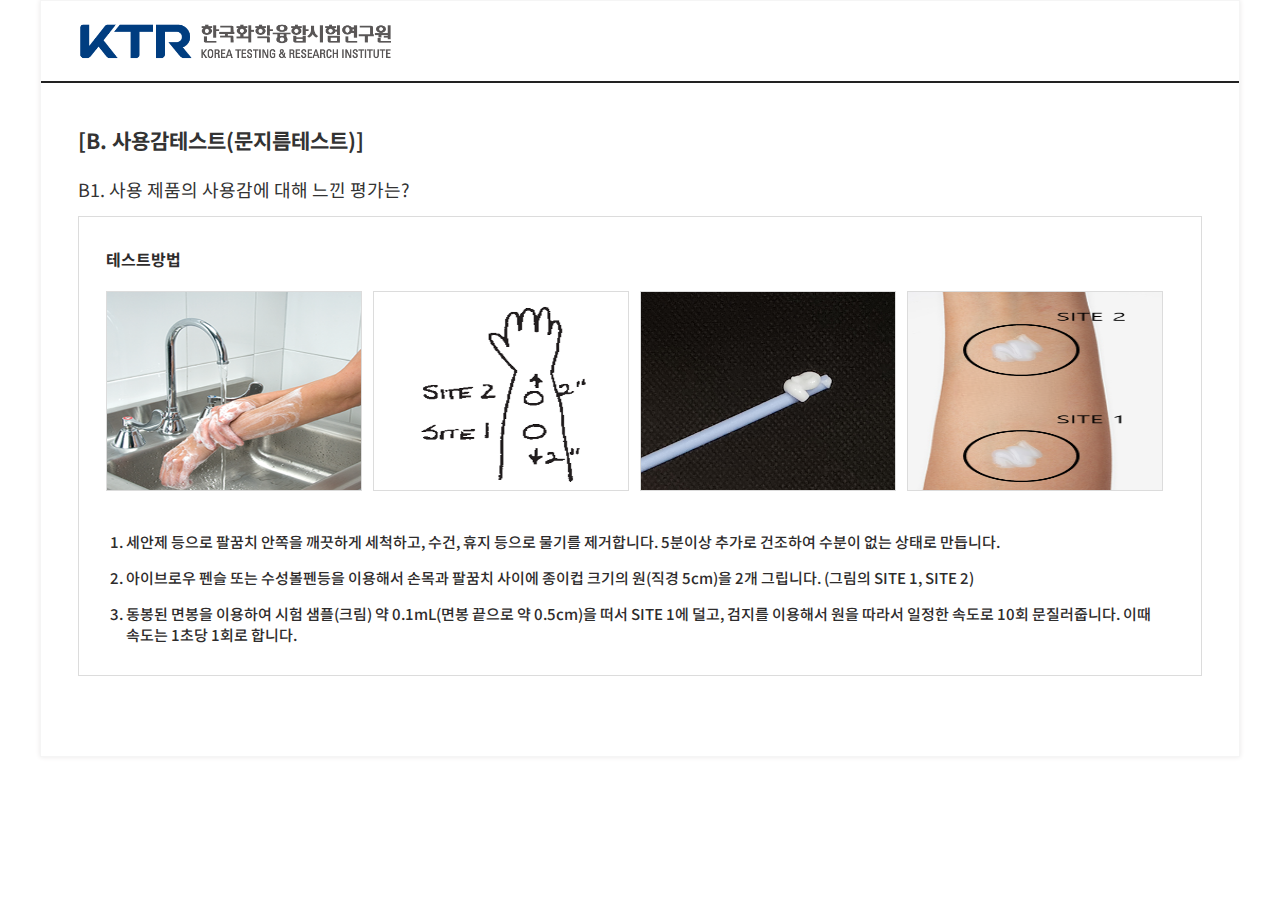
<file: link02.html>
<DOCTYPE html>
  <html lang="en">

  <head>
      <meta charset="UTF-8">
      <meta http-equiv="X-UA-Compatible" content="IE=edge">
      <meta name="viewport" content="width=device-width, initial-scale=1.0">
      <title>정보입력</title>
      <link rel="stylesheet" href="css/reset.css">
      <link rel="stylesheet" href="css/main.css">
      <script src="js/jquery-3.2.1.min.js"></script>
  </head>
  <body>
      <form name="" action="" method="">
          <div id="wrap">
              <header id="header">
                  <h1><img src="img/ktr.png" alt="한국화학융합시험연구원"></h1>
              </header><!--header-->
              <div id="contentWrap">
                  <div id="container">
                  <fieldset> 
                    <p class="c_tit">[B. 사용감테스트(문지름테스트)]</p>
                    <p class="txt">B1. 사용 제품의 사용감에 대해 느낀 평가는?</p>
                    <table class="table-1" style="border-top:none ; margin-bottom: 20px;">
                        <colgroup>
                            <col width="15%">
                            <col width="25%">
                            <col width="60%">
                        </colgroup>
                        <tbody>
                            <tr>
                                <td colspan="3" style=" border: 1px solid #DCDCDC;">
                                  <p class="method_title">테스트방법</p>
                                  <div class="method_img clear">
                                        <img src="img/image01.png" alt="팔꿈치 안쪽을 깨끗하게 세척">
                                        <img src="img/image02.png" alt="아이브로우 펜슬 또는 수성볼펜등을 이용해서 손목과 팔꿈치 사이에 종이컵 크기의 원(직경 5cm)을 2개 그립니다.">
                                        <img src="img/image03.png" alt="동봉된 면봉을 이용하여 시험 샘플(크림) 약 0.1mL(면봉 끝으로 약 0.5cm)을 떠서 SITE 1에 덜기">
                                        <img src="img/image04.png" alt="검지를 이용해서 원을 따라서 일정한 속도로 10회 문질러줍니다. 이때 속도는 1초당 1회로 합니다.">
                                  </div>
                                  <ul class="method_lst">
                                    <li>세안제 등으로 팔꿈치 안쪽을 깨끗하게 세척하고, 수건, 휴지 등으로 물기를 제거합니다. 5분이상 추가로 건조하여 수분이 없는 상태로 만듭니다.</li>
                                    <li>아이브로우 펜슬 또는 수성볼펜등을 이용해서 손목과 팔꿈치 사이에 종이컵 크기의 원(직경 5cm)을 2개 그립니다. (그림의 SITE 1, SITE 2)</li>
                                    <li style="margin: 0;">동봉된 면봉을 이용하여 시험 샘플(크림) 약 0.1mL(면봉 끝으로 약 0.5cm)을 떠서 SITE 1에 덜고, 검지를 이용해서 원을 따라서 일정한 속도로 10회 문질러줍니다. 이때 속도는 1초당 1회로 합니다.</li>
                                  </ul>
                               </td>
                            </tr>
                        </tbody>
                    </table>
                          </tbody>
                      </table>
                      <a href="link03.html" class="next">다음</a>
                  </fieldset>

                 </div>
                  <!--#container-->
              </div>
              <!--contentWrap-->
             



          </div>
          <!--#wrap-->
      </form>
      <script src="js/script.js"></script>         
  </body>
  </html>
</file>
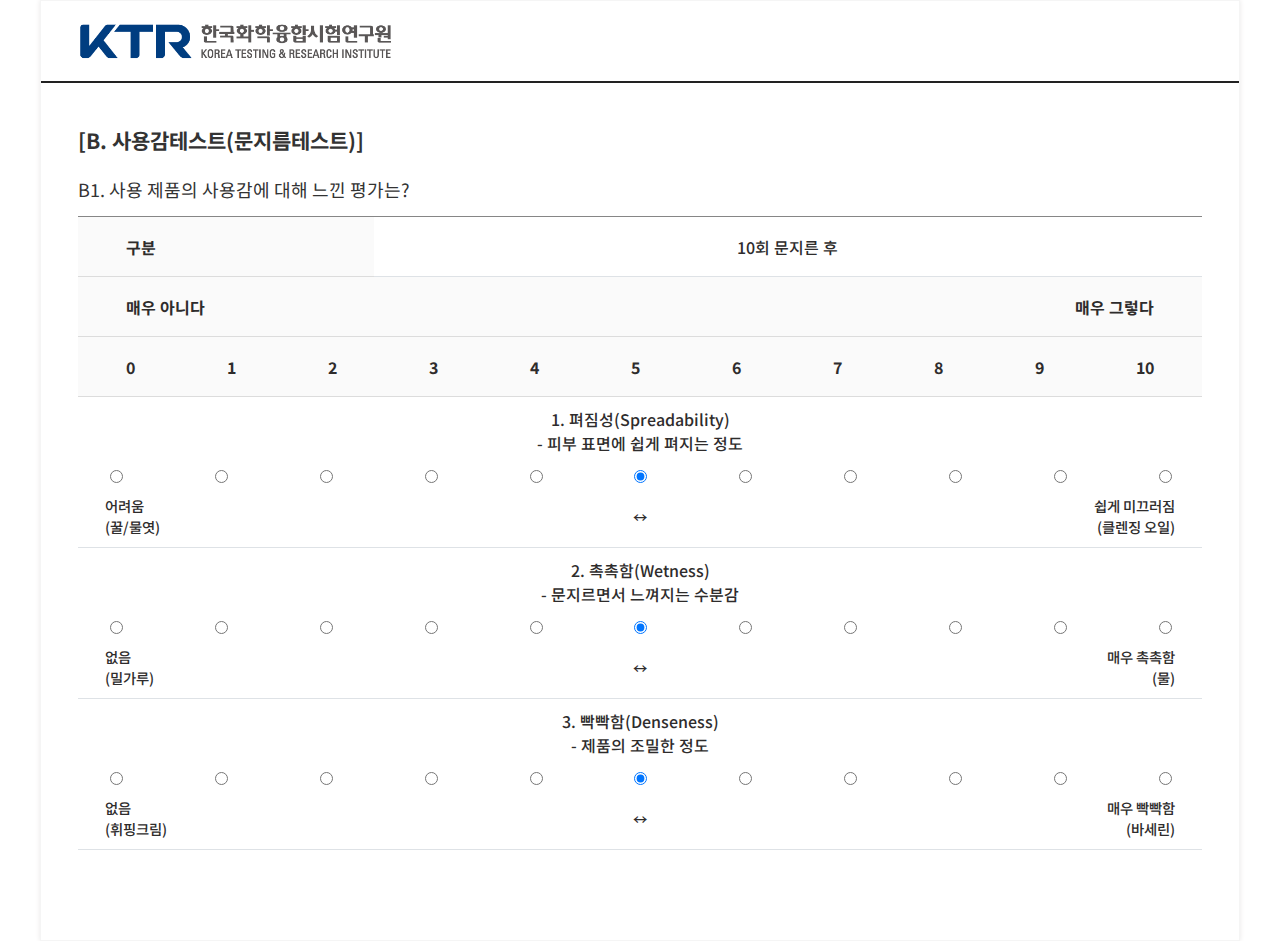
<file: link03.html>
<DOCTYPE html>
  <html lang="en">

  <head>
      <meta charset="UTF-8">
      <meta http-equiv="X-UA-Compatible" content="IE=edge">
      <meta name="viewport" content="width=device-width, initial-scale=1.0">
      <title>정보입력</title>
      <link rel="stylesheet" href="css/reset.css">
      <link rel="stylesheet" href="css/main.css">
      <script src="js/jquery-3.2.1.min.js"></script>
  </head>
  <body>
      <form name="" action="" method="">
          <div id="wrap">
              <header id="header">
                  <h1><img src="img/ktr.png" alt="한국화학융합시험연구원"></h1>
              </header><!--header-->
              <div id="contentWrap">
                  <div id="container">
                  <fieldset> 
                    <p class="c_tit">[B. 사용감테스트(문지름테스트)]</p>
                    <p class="txt">B1. 사용 제품의 사용감에 대해 느낀 평가는?</p>
                    <table class="table-1" style="margin-bottom: 30px;">
                        <colgroup>
                            <col width="25%">                                
                            <col width="70%">
                        </colgroup>
                        <tbody>
                            <tr>
                                <th>구분</th>
                                <td  style="text-align:center;">10회 문지른 후</td>      
                            </tr>
                            <tr>
                                <th colspan="2">
                                    <div class="b1">
                                        <span>매우 아니다</span><span>매우 그렇다</span>
                                    </div>
                                </th>  
                            </tr>
                           <tr>
                                <th colspan="2">
                                    <div class="b1">
                                        <span>0</span><span>1</span><span>2</span><span>3</span><span>4</span><span>5</span><span>6</span><span>7</span><span>8</span><span>9</span><span>10</span>
                                    </div>
                                </th>
                           </tr>
                            <tr>
                                <td colspan="2">
                                    <p style="text-align:center;" class="ty">1. 펴짐성(Spreadability)<br>- 피부 표면에 쉽게 펴지는 정도</p>
                                    <div class="radio_skin">
                                        <label><input name="skin01" type="radio"></label>
                                        <label><input name="skin01" type="radio"></label>
                                        <label><input name="skin01" type="radio"></label>
                                        <label><input name="skin01" type="radio"></label>
                                        <label><input name="skin01" type="radio"></label>
                                        <label><input name="skin01" type="radio" checked></label>
                                        <label><input name="skin01" type="radio"></label>
                                        <label><input name="skin01" type="radio"></label>
                                        <label><input name="skin01" type="radio"></label>
                                        <label><input name="skin01" type="radio"></label>
                                        <label><input name="skin01" type="radio"></label>
                                    </div>
                                    <div class="b2">
                                        <span style="width:calc(50% - 30px);text-align:left;">어려움<br>(꿀/물엿)</span><span>↔</span><span style="width:calc(50% - 30px);text-align:right;">쉽게 미끄러짐<br>(클렌징 오일)</span>
                                      </div>
                                </td>
                            </tr>
                                <tr>
                                    <td colspan="2">
                                        <p style="text-align:center;" class="ty"> 2. 촉촉함(Wetness)<br>-  문지르면서 느껴지는 수분감</p>
                                        <div class="radio_skin">
                                            <label><input name="skin02" type="radio"></label>
                                            <label><input name="skin02" type="radio"></label>
                                            <label><input name="skin02" type="radio"></label>
                                            <label><input name="skin02" type="radio"></label>
                                            <label><input name="skin02" type="radio"></label>
                                            <label><input name="skin02" type="radio"  checked></label>
                                            <label><input name="skin02" type="radio"></label>
                                            <label><input name="skin02" type="radio"></label>
                                            <label><input name="skin02" type="radio"></label>
                                            <label><input name="skin02" type="radio"></label>
                                            <label><input name="skin02" type="radio"></label>
                                        </div>
                                        <div class="b2">
                                            <span style="width:calc(50% - 30px);text-align:left;">없음<br>(밀가루)</span><span>↔</span><span style="width:calc(50% - 30px);text-align:right;">매우 촉촉함<br>(물)</span>
                                          </div>
                                    </td>
                                </tr>   
                                    <tr>
                                        <td colspan="2">
                                            <p style="text-align:center;" class="ty">3. 빡빡함(Denseness)<br>-  제품의 조밀한 정도</p>
                                            <div class="radio_skin">
                                                <label><input name="skin03" type="radio"></label>
                                                <label><input name="skin03" type="radio"></label>
                                                <label><input name="skin03" type="radio"></label>
                                                <label><input name="skin03" type="radio"></label>
                                                <label><input name="skin03" type="radio"></label>
                                                <label><input name="skin03" type="radio"  checked></label>
                                                <label><input name="skin03" type="radio"></label>
                                                <label><input name="skin03" type="radio"></label>
                                                <label><input name="skin03" type="radio"></label>
                                                <label><input name="skin03" type="radio"></label>
                                                <label><input name="skin03" type="radio"></label>
                                            </div>
                                            <div class="b2">
                                                <span style="width:calc(50% - 30px);text-align:left;">없음<br>(휘핑크림)</span><span>↔</span><span style="width:calc(50% - 30px);text-align:right;">매우 빡빡함<br>(바세린)</span>
                                            </div>
                                        </td>
                                    </tr>  
                        </tbody>
                    </table>
                          </tbody>
                      </table>
                      <a href="link04.html" class="next">다음</a>
                  </fieldset>

                 </div>
                  <!--#container-->
              </div>
              <!--contentWrap-->
             



          </div>
          <!--#wrap-->
      </form>
      <script src="js/script.js"></script>         
  </body>
  </html>
</file>
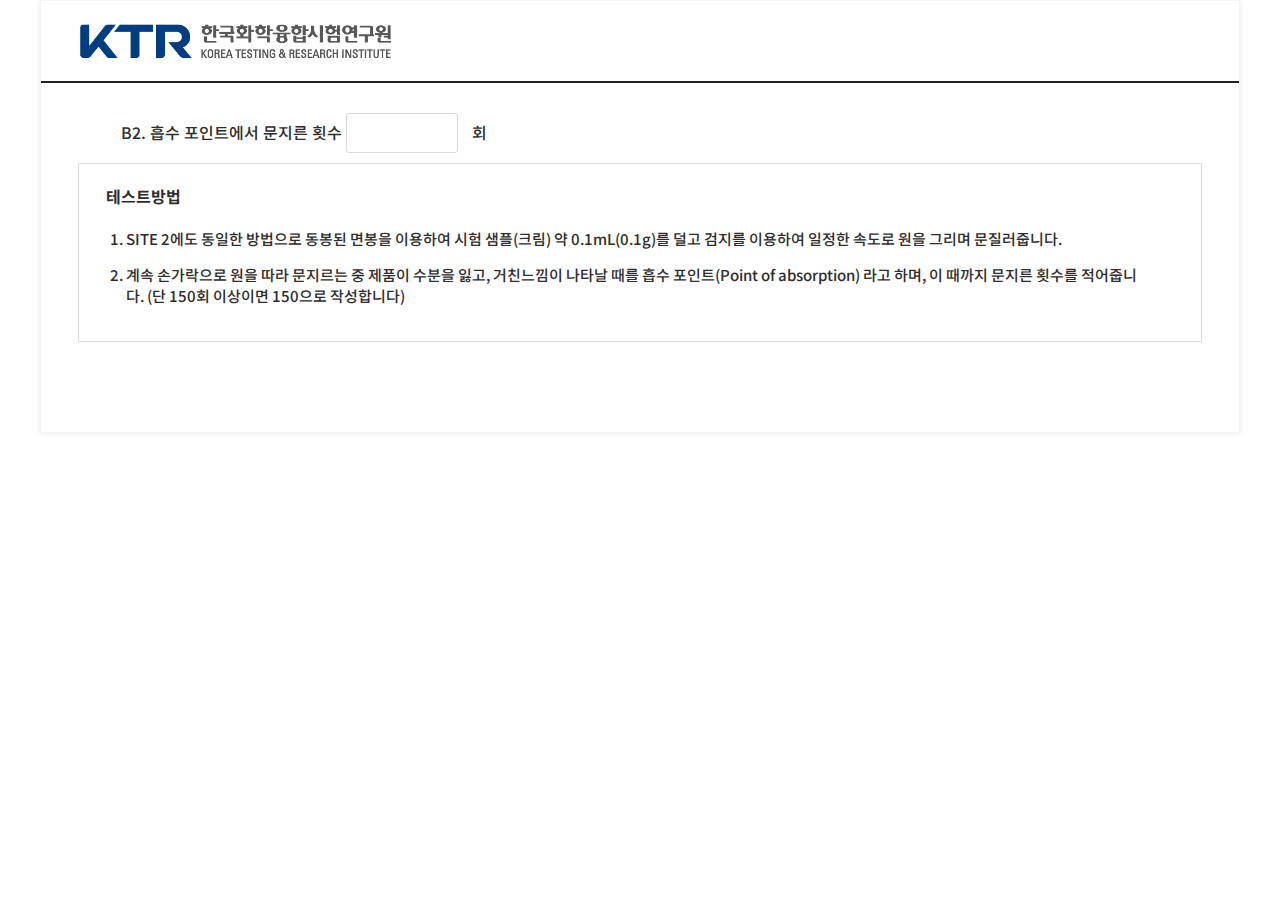
<file: link04.html>
<DOCTYPE html>
  <html lang="en">

  <head>
      <meta charset="UTF-8">
      <meta http-equiv="X-UA-Compatible" content="IE=edge">
      <meta name="viewport" content="width=device-width, initial-scale=1.0">
      <title>정보입력</title>
      <link rel="stylesheet" href="css/reset.css">
      <link rel="stylesheet" href="css/main.css">
      <script src="js/jquery-3.2.1.min.js"></script>
  </head>
  <body>
      <form name="" action="" method="">
          <div id="wrap">
              <header id="header">
                  <h1><img src="img/ktr.png" alt="한국화학융합시험연구원"></h1>
              </header><!--header-->
              <div id="contentWrap">
                  <div id="container">
                  <fieldset> 
                    <table class="table-1 mgt02">
                        <colgroup>
                            <col width="15%">
                            <col width="25%">
                            <col width="60%">
                        </colgroup>
                        <tbody>
                            <tr>
                                <td colspan="3" style="border:none ;" class="mgt01">
                                    <span class="bl">B2. 흡수 포인트에서 문지른 횟수</span>
                                    <input  type="number" maxlength="3" required="required" style="max-width: 7rem;">
                                    <span style="margin-left: 10px;">회</span>
                                </td>
                            </tr>
                            <tr>
                                <td colspan="3" style="border: 1px solid #dcdcdc;">
                                  <p class="tm">테스트방법</p>
                                  <ul class="tm_lst">
                                    <li>SITE 2에도 동일한 방법으로  동봉된 면봉을 이용하여 시험 샘플(크림) 약 0.1mL(0.1g)를 덜고 검지를 이용하여 일정한 속도로 원을 그리며 문질러줍니다.</li>
                                    <li>계속 손가락으로 원을 따라 문지르는 중 제품이 수분을 잃고, 거친느낌이 나타날 때를 흡수 포인트(Point of absorption) 라고 하며, 이 때까지 문지른 횟수를 적어줍니다. (단 150회 이상이면 150으로 작성합니다)</li>
                                  </ul>
                               </td>
                            </tr> 
                        </tbody>
                    </table>
                    
                      <a href="link05.html" class="next">다음</a>
                  </fieldset>

                 </div>
                  <!--#container-->
              </div>
              <!--contentWrap-->
             



          </div>
          <!--#wrap-->
      </form>
      <script src="js/script.js"></script>         
  </body>
  </html>
</file>
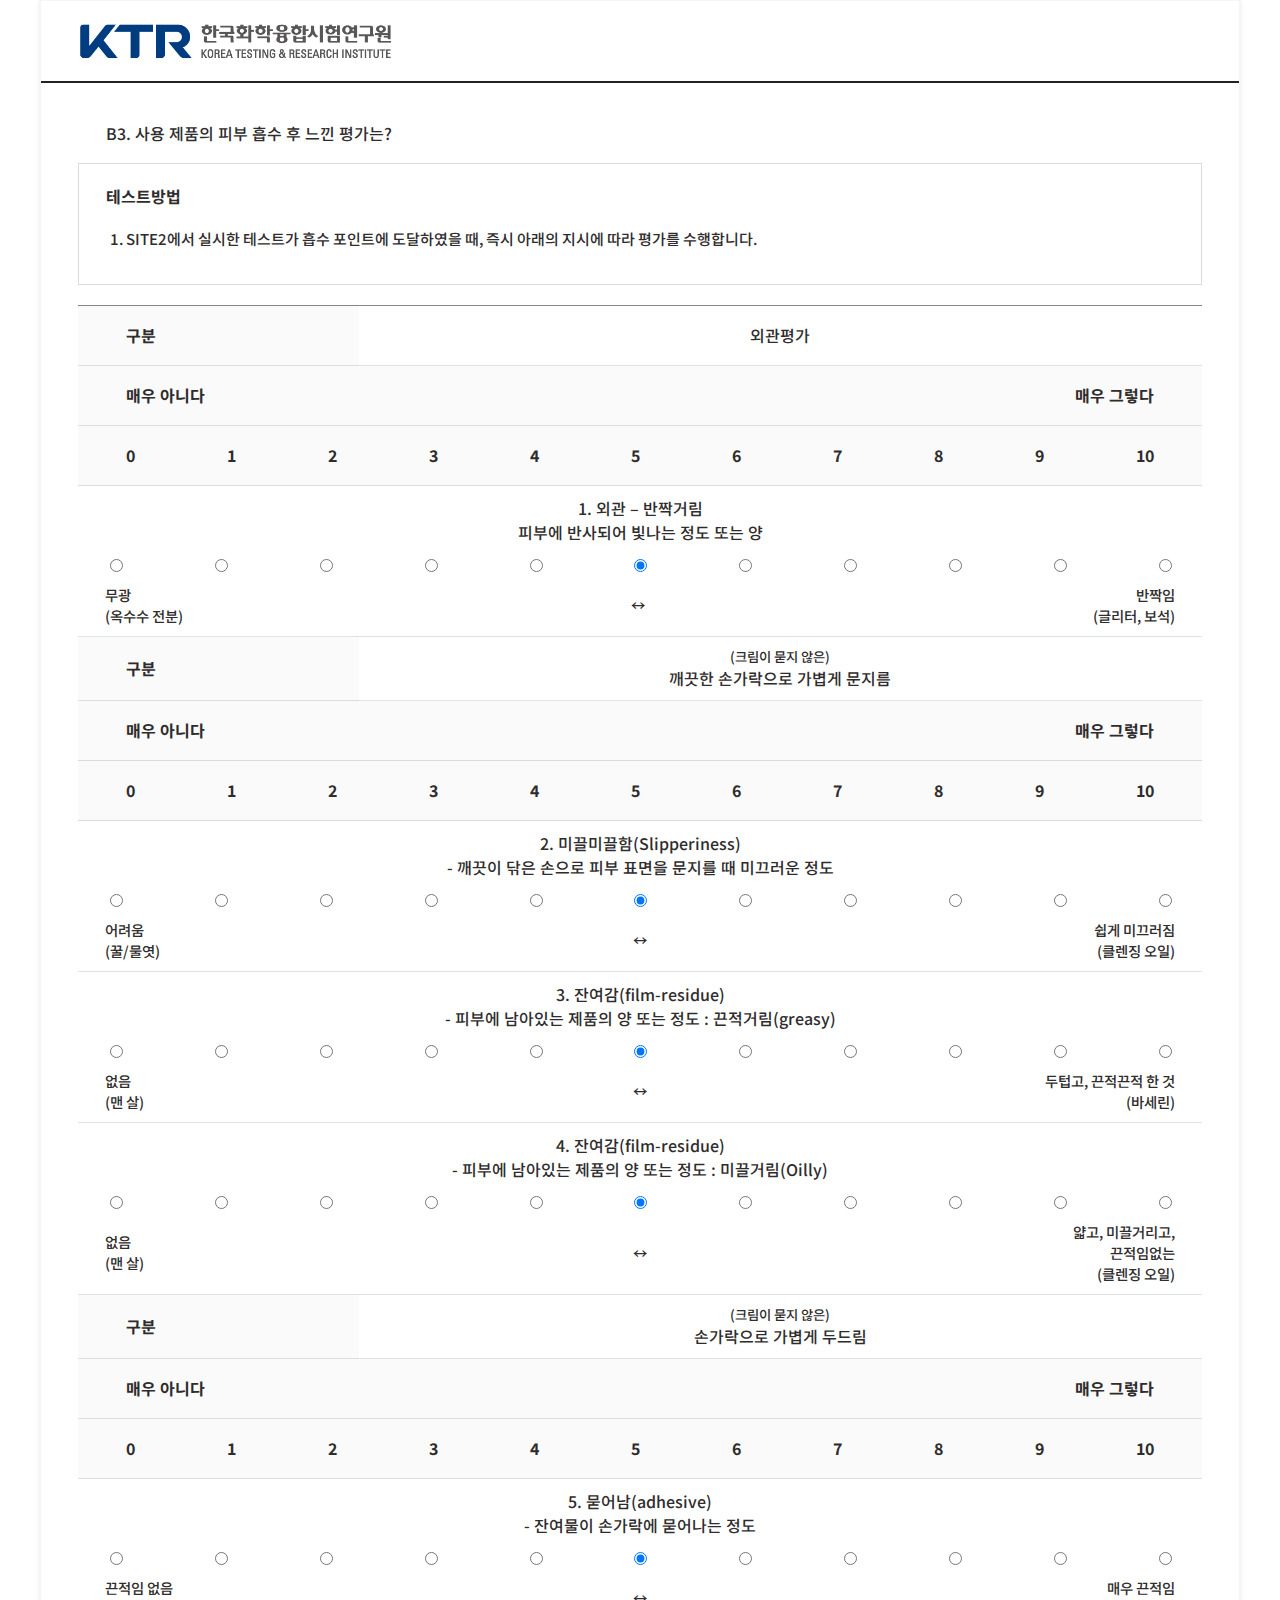
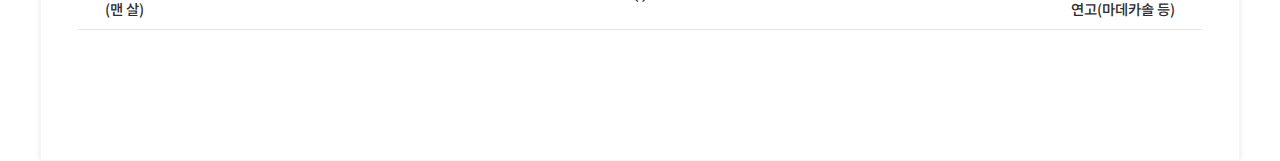
<file: link05.html>
<DOCTYPE html>
  <html lang="en">

  <head>
      <meta charset="UTF-8">
      <meta http-equiv="X-UA-Compatible" content="IE=edge">
      <meta name="viewport" content="width=device-width, initial-scale=1.0">
      <title>정보입력</title>
      <link rel="stylesheet" href="css/reset.css">
      <link rel="stylesheet" href="css/main.css">
      <script src="js/jquery-3.2.1.min.js"></script>
  </head>
  <body>
      <form name="" action="" method="">
          <div id="wrap">
              <header id="header">
                  <h1><img src="img/ktr.png" alt="한국화학융합시험연구원"></h1>
              </header><!--header-->
              <div id="contentWrap">
                  <div id="container">
                  <fieldset> 
                    <table class="table-1" style="border-top: none; margin-bottom: 20px;">
                        <colgroup>
                            <col width="15%">
                            <col width="25%">
                            <col width="60%">
                        </colgroup>
                        <tbody>                               
                            <tr>
                                <td colspan="3" style="border:none ;" class="mgt01">
                                    B3.	사용 제품의 피부 흡수 후 느낀 평가는? 
                                </td>    
                            </tr>
                            <tr>
                                <td colspan="3" style="border: 1px solid #dcdcdc;">
                                  <p class="tm">테스트방법</p>
                                  <ul class="tm_lst">
                                    <li>SITE2에서 실시한 테스트가 흡수 포인트에 도달하였을 때, 즉시 아래의 지시에 따라 평가를 수행합니다. </li>
                                  </ul>
                               </td>
                            </tr>
                        </tbody>
                    </table>
                    <table class="table-1">
                        <colgroup>
                            <col width="15%">
                            <col width="10%">
                            <col width="75%">
                        </colgroup>
                        <tbody>                               
                            <tr>
                                <th colspan="2">구분</th>
                                <td style="text-align:center ;">외관평가</td>    
                            </tr>
                            <tr>
                                <th colspan="3">
                                    <div class="b1">
                                        <span>매우 아니다</span><span>매우 그렇다</span>
                                    </div>
                                </th> 
                            </tr>
                            <tr>
                                <th colspan="3">
                                    <div class="b1">
                                        <span>0</span><span>1</span><span>2</span><span>3</span><span>4</span><span>5</span><span>6</span><span>7</span><span>8</span><span>9</span><span>10</span>
                                    </div>
                                </th>
                            </tr>
                            <tr>
                                <td colspan="3">
                                    <p style="text-align: center;" class="ty">1. 외관 – 반짝거림<br> 피부에 반사되어 빛나는 정도 또는 양</p>
                                    <div class="radio_skin">
                                        <label><input name="skin04" type="radio"></label>
                                        <label><input name="skin04" type="radio"></label>
                                        <label><input name="skin04" type="radio"></label>
                                        <label><input name="skin04" type="radio"></label>
                                        <label><input name="skin04" type="radio"></label>
                                        <label><input name="skin04" type="radio" checked></label>
                                        <label><input name="skin04" type="radio"></label>
                                        <label><input name="skin04" type="radio"></label>
                                        <label><input name="skin04" type="radio"></label>
                                        <label><input name="skin04" type="radio"></label>
                                        <label><input name="skin04" type="radio"></label>
                                    </div>
                                    <div class="b2">
                                        <span style="text-align:left;">무광<br>(옥수수 전분)</span><span>↔</span><span style="text-align:right;">반짝임<br>(글리터, 보석)</span>
                                      </div>
                                </td>    
                            </tr>
                            <tr>
                                <th colspan="2">구분</th>
                                <td style="text-align:center ;"><small>(크림이 묻지 않은)</small><br>
                                    깨끗한 손가락으로 가볍게 문지름</td>    
                            </tr>
                            <tr>
                                <th colspan="3">
                                    <div class="b1">
                                        <span>매우 아니다</span><span>매우 그렇다</span>
                                    </div>
                                </th> 
                            </tr>
                            <tr>
                                <th colspan="3">
                                    <div class="b1">
                                        <span>0</span><span>1</span><span>2</span><span>3</span><span>4</span><span>5</span><span>6</span><span>7</span><span>8</span><span>9</span><span>10</span>
                                    </div>
                                </th>
                            </tr>
                            <tr>
                                <td colspan="3">
                                    <p style="text-align: center;"  class="ty">2. 미끌미끌함(Slipperiness)<br>- 깨끗이 닦은 손으로 피부 표면을 문지를 때 미끄러운 정도</p>
                                    <div class="radio_skin">
                                        <label><input name="skin05" type="radio"></label>
                                        <label><input name="skin05" type="radio"></label>
                                        <label><input name="skin05" type="radio"></label>
                                        <label><input name="skin05" type="radio"></label>
                                        <label><input name="skin05" type="radio"></label>
                                        <label><input name="skin05" type="radio" checked></label>
                                        <label><input name="skin05" type="radio"></label>
                                        <label><input name="skin05" type="radio"></label>
                                        <label><input name="skin05" type="radio"></label>
                                        <label><input name="skin05" type="radio"></label>
                                        <label><input name="skin05" type="radio"></label>
                                    </div>
                                    <div class="b2">
                                        <span style="width:calc(50% - 20px);text-align:left;">어려움<br>(꿀/물엿)</span><span>↔</span><span style="width:calc(50% - 20px);text-align:right;">쉽게 미끄러짐<br>(클렌징 오일)</span>
                                      </div>
                                </td>    
                            </tr>
                            <tr>
                                <td colspan="3">
                                    <p style="text-align: center;"  class="ty"> 3. 잔여감(film-residue)<br>- 피부에 남아있는 제품의 양 또는 정도 : 끈적거림(greasy)</p>
                                    <div class="radio_skin">
                                        <label><input name="skin06" type="radio"></label>
                                        <label><input name="skin06" type="radio"></label>
                                        <label><input name="skin06" type="radio"></label>
                                        <label><input name="skin06" type="radio"></label>
                                        <label><input name="skin06" type="radio"></label>
                                        <label><input name="skin06" type="radio" checked></label>
                                        <label><input name="skin06" type="radio"></label>
                                        <label><input name="skin06" type="radio"></label>
                                        <label><input name="skin06" type="radio"></label>
                                        <label><input name="skin06" type="radio"></label>
                                        <label><input name="skin06" type="radio"></label>
                                    </div>
                                    <div class="b2">
                                        <span style="width:calc(50% - 20px);text-align:left;">없음<br>(맨 살)</span><span>↔</span><span style="width:calc(50% - 20px);text-align:right;">두텁고, 끈적끈적 한 것<br>(바세린)</span>
                                      </div>
                                </td>    
                            </tr>
                            <tr>
                                <td colspan="3">
                                    <p style="text-align: center;"  class="ty"> 4. 잔여감(film-residue)<br>- 피부에 남아있는 제품의 양 또는 정도 : 미끌거림(Oilly)</p>
                                    <div class="radio_skin">
                                        <label><input name="skin07" type="radio"></label>
                                        <label><input name="skin07" type="radio"></label>
                                        <label><input name="skin07" type="radio"></label>
                                        <label><input name="skin07" type="radio"></label>
                                        <label><input name="skin07" type="radio"></label>
                                        <label><input name="skin07" type="radio" checked></label>
                                        <label><input name="skin07" type="radio"></label>
                                        <label><input name="skin07" type="radio"></label>
                                        <label><input name="skin07" type="radio"></label>
                                        <label><input name="skin07" type="radio"></label>
                                        <label><input name="skin07" type="radio"></label>
                                    </div>
                                    <div class="b2">
                                        <span style="width:calc(50% - 20px);text-align:left;">없음<br>(맨 살)</span><span>↔</span><span style="width:calc(50% - 20px);text-align:right;">얇고, 미끌거리고,<br> 끈적임없는<br>(클렌징 오일)</span>
                                      </div>
                                </td>    
                            </tr>
                            <tr>
                                <th colspan="2">구분</th>
                                <td style="text-align:center ;"><small>(크림이 묻지 않은)</small><br>
                                    손가락으로 가볍게 두드림</td>    
                            </tr>
                            <tr>
                                <th colspan="3">
                                    <div class="b1">
                                        <span>매우 아니다</span><span>매우 그렇다</span>
                                    </div>
                                </th> 
                            </tr>
                            <tr>
                                <th colspan="3">
                                    <div class="b1">
                                        <span>0</span><span>1</span><span>2</span><span>3</span><span>4</span><span>5</span><span>6</span><span>7</span><span>8</span><span>9</span><span>10</span>
                                    </div>
                                </th>
                            </tr>
                            <tr>
                                <td colspan="3">
                                    <p style="text-align: center;"  class="ty">5. 묻어남(adhesive)<br>- 잔여물이 손가락에 묻어나는 정도</p>
                                    <div class="radio_skin">
                                        <label><input name="skin08" type="radio"></label>
                                        <label><input name="skin08" type="radio"></label>
                                        <label><input name="skin08" type="radio"></label>
                                        <label><input name="skin08" type="radio"></label>
                                        <label><input name="skin08" type="radio"></label>
                                        <label><input name="skin08" type="radio" checked></label>
                                        <label><input name="skin08" type="radio"></label>
                                        <label><input name="skin08" type="radio"></label>
                                        <label><input name="skin08" type="radio"></label>
                                        <label><input name="skin08" type="radio"></label>
                                        <label><input name="skin08" type="radio"></label>
                                    </div>
                                    <div class="b2">
                                        <span style="width:calc(50% - 20px);text-align:left;">끈적임 없음<br>(맨 살)</span><span>↔</span><span style="width:calc(50% - 20px);text-align:right;">매우 끈적임<br>연고(마데카솔 등)</span>
                                      </div>
                                </td>    
                            </tr>
                        </tbody>
                    </table>
                      <a href="link06.html" class="next">다음</a>
                  </fieldset>

                 </div>
                  <!--#container-->
              </div>
              <!--contentWrap-->
             



          </div>
          <!--#wrap-->
      </form>
      <script src="js/script.js"></script>         
  </body>
  </html>
</file>
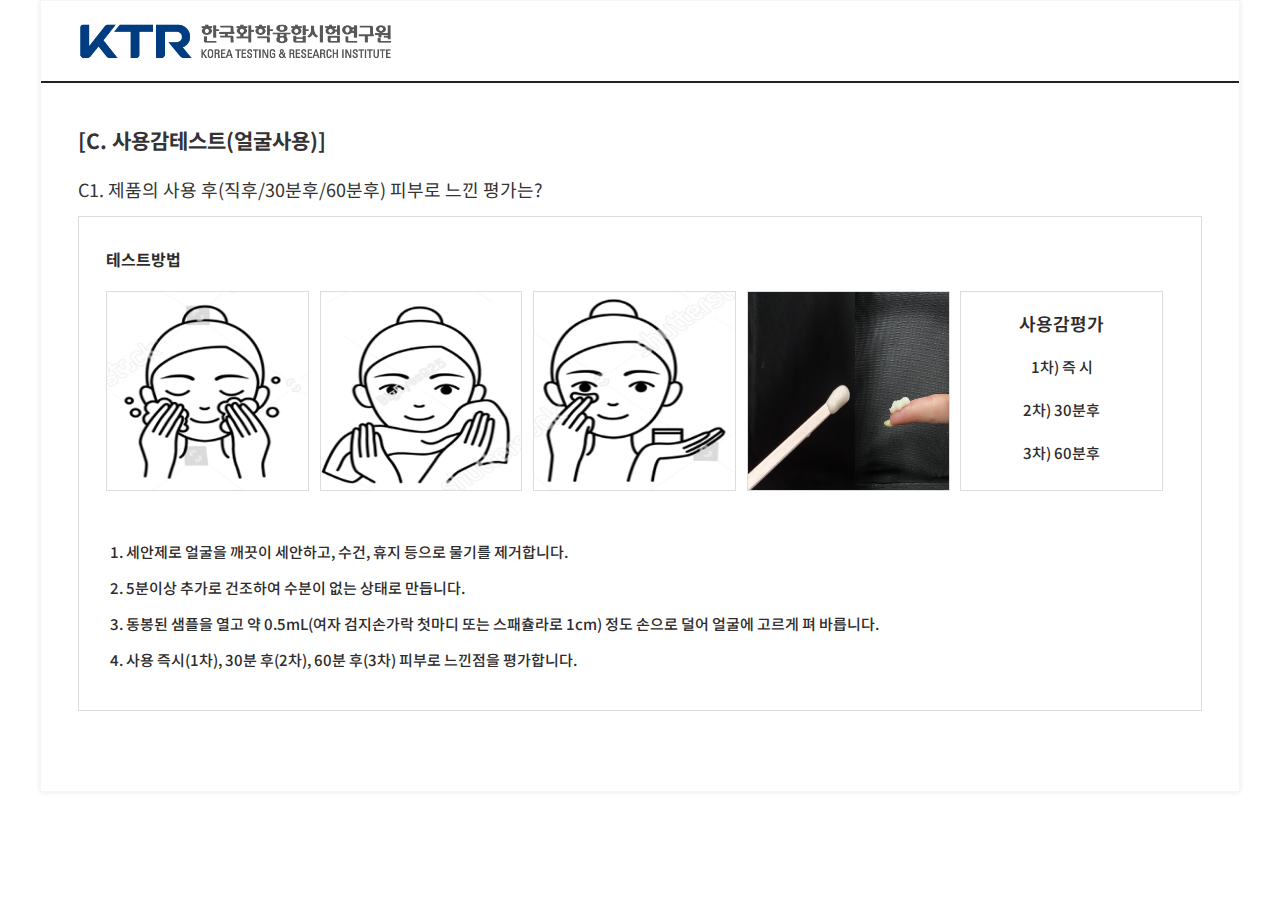
<file: link06.html>
<DOCTYPE html>
  <html lang="en">

  <head>
      <meta charset="UTF-8">
      <meta http-equiv="X-UA-Compatible" content="IE=edge">
      <meta name="viewport" content="width=device-width, initial-scale=1.0">
      <title>정보입력</title>
      <link rel="stylesheet" href="css/reset.css">
      <link rel="stylesheet" href="css/main.css">
      <script src="js/jquery-3.2.1.min.js"></script>
  </head>
  <body>
      <form name="" action="" method="">
          <div id="wrap">
              <header id="header">
                  <h1><img src="img/ktr.png" alt="한국화학융합시험연구원"></h1>
              </header><!--header-->
              <div id="contentWrap">
                  <div id="container">
                  <fieldset> 
                    <p class="c_tit">[C. 사용감테스트(얼굴사용)]</p>
                        <p class="txt">C1. 제품의 사용 후(직후/30분후/60분후) 피부로 느낀 평가는? </p>
                        <table class="table-1" style="margin-bottom: 20px;">
                            <colgroup>
                                <col width="15%">
                                <col width="25%">
                                <col width="60%">
                            </colgroup>
                            <tbody>
                                <tr>
                                    <td colspan="3" style=" border: 1px solid #DCDCDC;"> 
                                      <p class="test_title">테스트방법</p>
                                      <div class="test_img clear">
                                        <div class="img"><img src="img/image05.png" alt="세안제로 얼굴을 깨끗이 세안"></div>
                                        <div class="img"><img src="img/image06.png" alt="수건, 휴지 등으로 물기를 제거"></div>
                                        <div class="img"><img src="img/image07.png" alt="동봉된 샘플을 열고 약 0.5mL(여자 검지손가락 첫마디 또는 스패츌라로 1cm) 정도 손으로 덜어 얼굴에 고르게 펴 바릅니다."></div>
                                        <div class="img"><img src="img/image08.png" alt="예시"></div>
                                        <div class="img"><b>사용감평가</b><span>1차) 즉 시</span><span>2차) 30분후</span><span>3차) 60분후</span></div>
                                      </div>   
                                      <ul class="test_lst">
                                        <li>세안제로 얼굴을 깨끗이 세안하고, 수건, 휴지 등으로 물기를 제거합니다.</li>
                                        <li>5분이상 추가로 건조하여 수분이 없는 상태로 만듭니다.</li>
                                        <li>동봉된 샘플을 열고 약 0.5mL(여자 검지손가락 첫마디 또는 스패츌라로 1cm) 정도 손으로 덜어 얼굴에 고르게 펴 바릅니다.</li>
                                        <li style="margin: 0;">사용 즉시(1차), 30분 후(2차), 60분 후(3차) 피부로 느낀점을 평가합니다.</li>
                                      </ul>
                                   </td>
                                </tr>
                            </tbody>
                        </table>
                      <a href="link07.html" class="next">다음</a>
                  </fieldset>

                 </div>
                  <!--#container-->
              </div>
              <!--contentWrap-->
             



          </div>
          <!--#wrap-->
      </form>
      <script src="js/script.js"></script>         
  </body>
  </html>
</file>
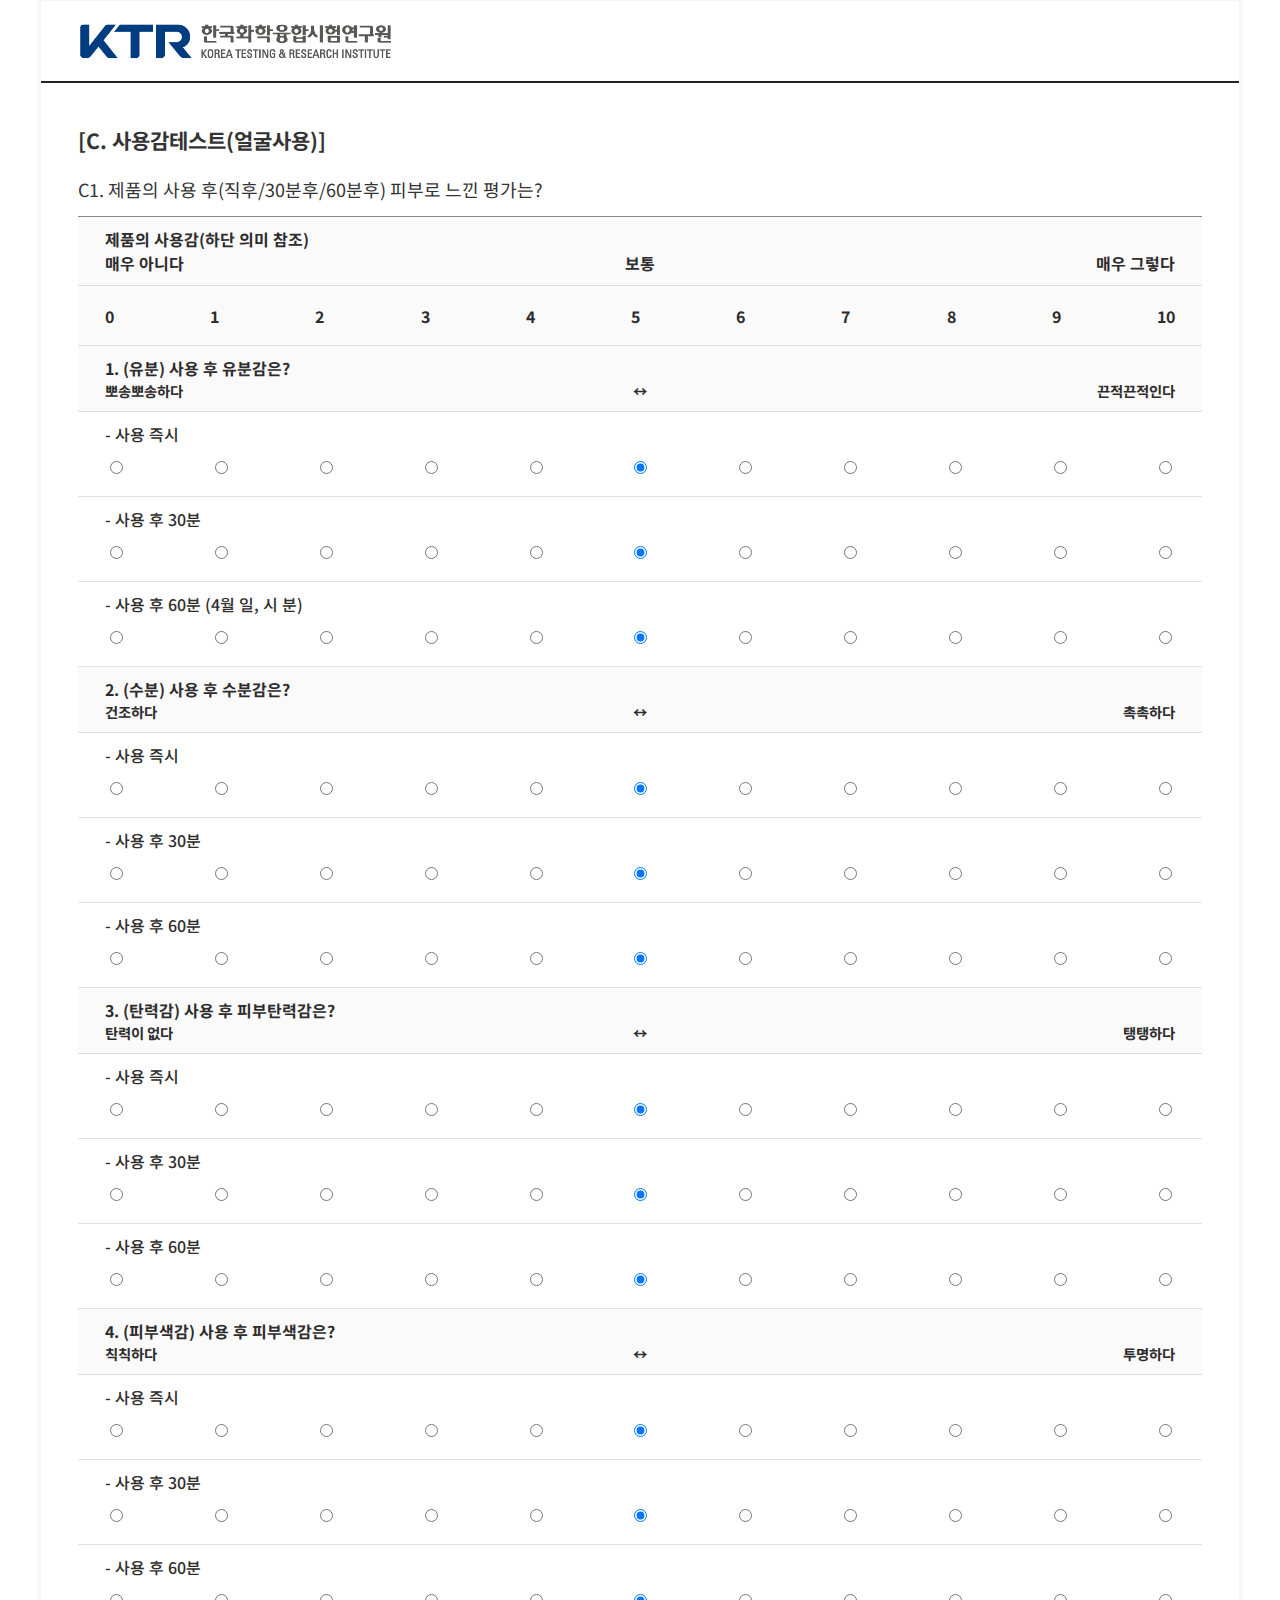
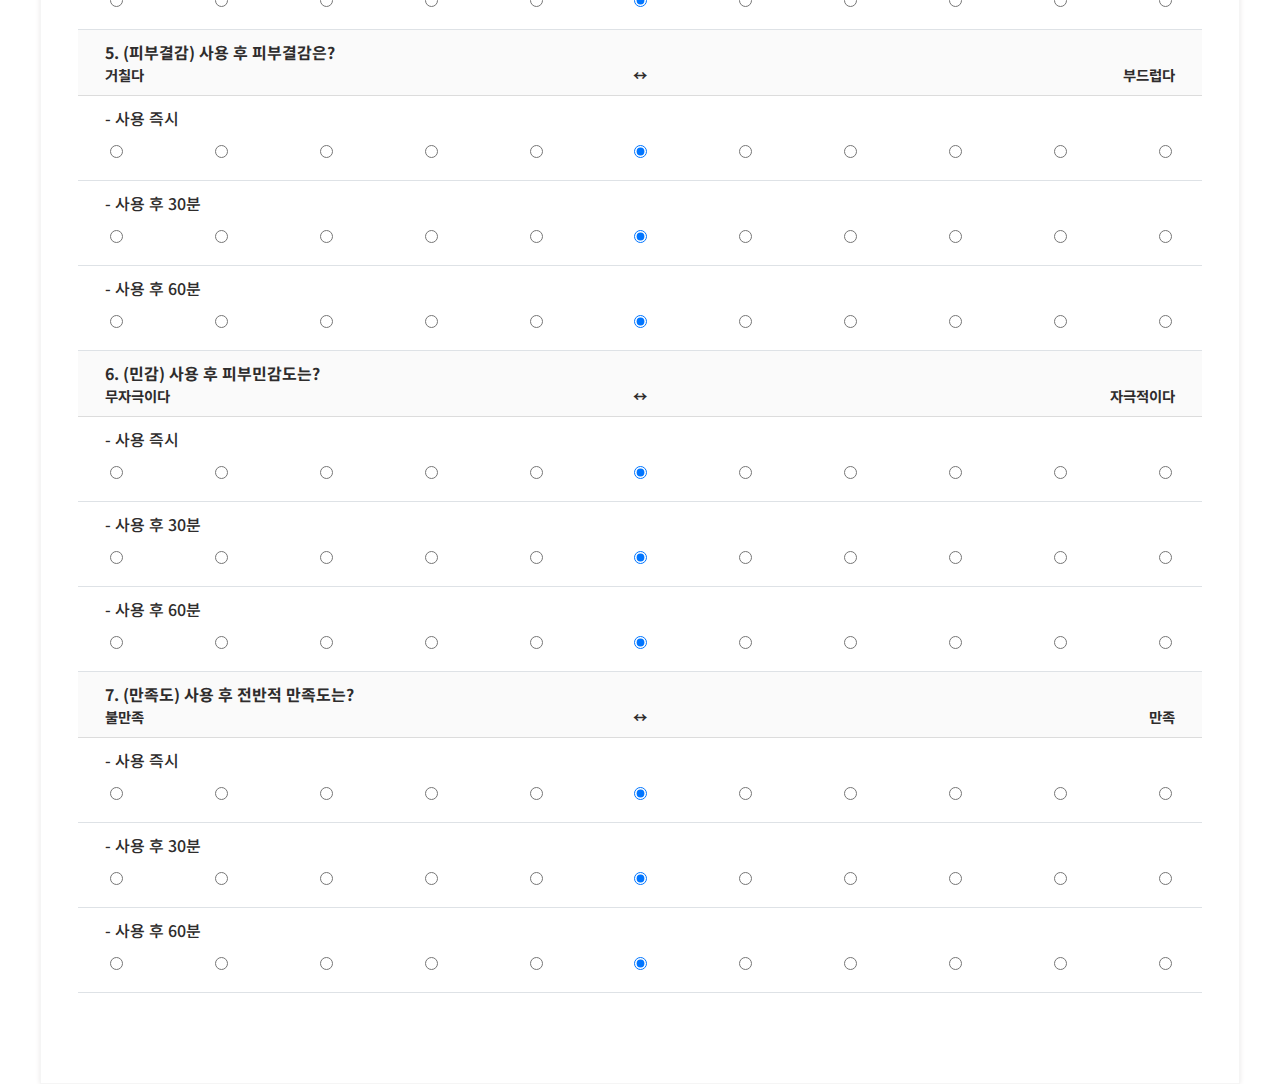
<file: link07.html>
<DOCTYPE html>
  <html lang="en">

  <head>
      <meta charset="UTF-8">
      <meta http-equiv="X-UA-Compatible" content="IE=edge">
      <meta name="viewport" content="width=device-width, initial-scale=1.0">
      <title>정보입력</title>
      <link rel="stylesheet" href="css/reset.css">
      <link rel="stylesheet" href="css/main.css">
      <script src="js/jquery-3.2.1.min.js"></script>
  </head>
  <body>
      <form name="" action="" method="">
          <div id="wrap">
              <header id="header">
                  <h1><img src="img/ktr.png" alt="한국화학융합시험연구원"></h1>
              </header><!--header-->
              <div id="contentWrap">
                  <div id="container">
                  <fieldset> 
                    <p class="c_tit">[C. 사용감테스트(얼굴사용)]</p>
                        <p class="txt">C1. 제품의 사용 후(직후/30분후/60분후) 피부로 느낀 평가는? </p>
                        <table class="table-1" style="margin-bottom: 30px;">
                            <colgroup>
                                <col width="15%">
                                <col width="25%">
                                <col width="60%">
                            </colgroup>
                            <tbody>
                                <tr>
                                    <th colspan="3" style=" padding: 10px 27px;">	
                                        <p class="ty02"> 제품의 사용감(하단 의미 참조)</p>							
                                        <div class="b1">
                                            <span style="width:calc(50% - 30px);text-align:left;">매우 아니다</span><span>보통</span><span style="width:calc(50% - 30px);text-align:right;">매우 그렇다</span>
                                          </div>
                                    </th>
                                </tr>
                                <tr>
                                    <th style=" padding: 10px 27px;" colspan="3">					
                                        <div  class="b1">
                                        <span>0</span><span>1</span><span>2</span><span>3</span><span>4</span><span>5</span><span>6</span><span>7</span><span>8</span><span>9</span><span>10</span>
                                        </div>
                                    </th>
                                </tr>
                                <tr>
                                    <th colspan="3" style=" padding: 10px 27px;">
                                        <p class="ty02"> 1. (유분) 사용 후 유분감은?</p>										
                                        <div  class="b2">
                                            <span style="width:calc(50% - 30px);text-align:left;">뽀송뽀송하다</span><span>↔</span><span style="width:calc(50% - 30px);text-align:right;">끈적끈적인다</span>
                                          </div>
                                    </th>
                                </tr>
                                <tr>
                                    <td colspan="3"> 
                                        <p class="ty02"> - 사용 즉시</p>
                                        <div class="radio_skin">
                                            <label><input name="skin09" type="radio"></label>
                                            <label><input name="skin09" type="radio"></label>
                                            <label><input name="skin09" type="radio"></label>
                                            <label><input name="skin09" type="radio"></label>
                                            <label><input name="skin09" type="radio"></label>
                                            <label><input name="skin09" type="radio" checked></label>
                                            <label><input name="skin09" type="radio"></label>
                                            <label><input name="skin09" type="radio"></label>
                                            <label><input name="skin09" type="radio"></label>
                                            <label><input name="skin09" type="radio"></label>
                                            <label><input name="skin09" type="radio"></label>
                                        </div>
                                    </td>
                                </tr>
                                <tr>
                                    <td colspan="3"> 
                                        <p class="ty02"> - 사용 후 30분</p> 
                                        <div class="radio_skin">
                                            <label><input name="skin10" type="radio"></label>
                                            <label><input name="skin10" type="radio"></label>
                                            <label><input name="skin10" type="radio"></label>
                                            <label><input name="skin10" type="radio"></label>
                                            <label><input name="skin10" type="radio"></label>
                                            <label><input name="skin10" type="radio" checked></label>
                                            <label><input name="skin10" type="radio"></label>
                                            <label><input name="skin10" type="radio"></label>
                                            <label><input name="skin10" type="radio"></label>
                                            <label><input name="skin10" type="radio"></label>
                                            <label><input name="skin10" type="radio"></label>
                                        </div>
                                    </td>
                                </tr>
                                <tr>
                                    <td colspan="3"> 
                                        <p class="ty02">- 사용 후 60분 (4월  일,   시   분)</p>
                                        <div class="radio_skin">
                                            <label><input name="skin11" type="radio"></label>
                                            <label><input name="skin11" type="radio"></label>
                                            <label><input name="skin11" type="radio"></label>
                                            <label><input name="skin11" type="radio"></label>
                                            <label><input name="skin11" type="radio"></label>
                                            <label><input name="skin11" type="radio" checked></label>
                                            <label><input name="skin11" type="radio"></label>
                                            <label><input name="skin11" type="radio"></label>
                                            <label><input name="skin11" type="radio"></label>
                                            <label><input name="skin11" type="radio"></label>
                                            <label><input name="skin11" type="radio"></label>
                                        </div>
                                    </td>
                                </tr>
                                <tr>
                                    <th colspan="3" style=" padding: 10px 27px;">
                                        <p class="ty02">2. (수분) 사용 후 수분감은?</p>	
                                        <div class="b2">
                                            <span style="width:calc(50% - 30px);text-align:left;">건조하다</span><span>↔</span><span style="width:calc(50% - 30px);text-align:right;">촉촉하다</span>
                                          </div>								
                                    </th>
                                </tr>
                                <tr>
                                    <td colspan="3"> 
                                        <p class="ty02"> - 사용 즉시</p>
                                        <div class="radio_skin">
                                            <label><input name="skin12" type="radio"></label>
                                            <label><input name="skin12" type="radio"></label>
                                            <label><input name="skin12" type="radio"></label>
                                            <label><input name="skin12" type="radio"></label>
                                            <label><input name="skin12" type="radio"></label>
                                            <label><input name="skin12" type="radio" checked></label>
                                            <label><input name="skin12" type="radio"></label>
                                            <label><input name="skin12" type="radio"></label>
                                            <label><input name="skin12" type="radio"></label>
                                            <label><input name="skin12" type="radio"></label>
                                            <label><input name="skin12" type="radio"></label>
                                        </div>
                                    </td>
                                </tr>
                                <tr>
                                    <td colspan="3"> 
                                        <p class="ty02">- 사용 후 30분</p>
                                        <div class="radio_skin">
                                            <label><input name="skin13" type="radio"></label>
                                            <label><input name="skin13" type="radio"></label>
                                            <label><input name="skin13" type="radio"></label>
                                            <label><input name="skin13" type="radio"></label>
                                            <label><input name="skin13" type="radio"></label>
                                            <label><input name="skin13" type="radio" checked></label>
                                            <label><input name="skin13" type="radio"></label>
                                            <label><input name="skin13" type="radio"></label>
                                            <label><input name="skin13" type="radio"></label>
                                            <label><input name="skin13" type="radio"></label>
                                            <label><input name="skin13" type="radio"></label>
                                        </div>
                                    </td> 
                                </tr>
                                <tr>
                                    <td colspan="3"> 
                                        <p class="ty02">- 사용 후 60분</p>
                                        <div class="radio_skin">
                                            <label><input name="skin14" type="radio"></label>
                                            <label><input name="skin14" type="radio"></label>
                                            <label><input name="skin14" type="radio"></label>
                                            <label><input name="skin14" type="radio"></label>
                                            <label><input name="skin14" type="radio"></label>
                                            <label><input name="skin14" type="radio" checked></label>
                                            <label><input name="skin14" type="radio"></label>
                                            <label><input name="skin14" type="radio"></label>
                                            <label><input name="skin14" type="radio"></label>
                                            <label><input name="skin14" type="radio"></label>
                                            <label><input name="skin14" type="radio"></label>
                                        </div>
                                    </td>
                                </tr>
                                <tr>
                                    <th colspan="3" style=" padding: 10px 27px;">	
                                        <p class="ty02"> 3. (탄력감) 사용 후 피부탄력감은?</p>								
                                        <div class="b2">
                                            <span style="width:calc(50% - 30px);text-align:left;">탄력이 없다</span><span>↔</span><span style="width:calc(50% - 30px);text-align:right;">탱탱하다</span>
                                          </div>
                                    </th>
                                </tr>
                                <tr>
                                    <td colspan="3">
                                        <p class="ty02">- 사용 즉시</p> 
                                        <div class="radio_skin">
                                            <label><input name="skin15" type="radio"></label>
                                            <label><input name="skin15" type="radio"></label>
                                            <label><input name="skin15" type="radio"></label>
                                            <label><input name="skin15" type="radio"></label>
                                            <label><input name="skin15" type="radio"></label>
                                            <label><input name="skin15" type="radio" checked></label>
                                            <label><input name="skin15" type="radio"></label>
                                            <label><input name="skin15" type="radio"></label>
                                            <label><input name="skin15" type="radio"></label>
                                            <label><input name="skin15" type="radio"></label>
                                            <label><input name="skin15" type="radio"></label>
                                        </div>
                                    </td>
                                </tr>
                                <tr>
                                    <td colspan="3"> 
                                        <p class="ty02">- 사용 후 30분</p> 
                                        <div class="radio_skin">
                                            <label><input name="skin16" type="radio"></label>
                                            <label><input name="skin16" type="radio"></label>
                                            <label><input name="skin16" type="radio"></label>
                                            <label><input name="skin16" type="radio"></label>
                                            <label><input name="skin16" type="radio"></label>
                                            <label><input name="skin16" type="radio" checked></label>
                                            <label><input name="skin16" type="radio"></label>
                                            <label><input name="skin16" type="radio"></label>
                                            <label><input name="skin16" type="radio"></label>
                                            <label><input name="skin16" type="radio"></label>
                                            <label><input name="skin16" type="radio"></label>
                                        </div>
                                    </td>
                                </tr>
                                <tr>
                                    <td colspan="3"> 
                                        <p class="ty02">- 사용 후 60분</p>
                                        <div class="radio_skin">
                                            <label><input name="skin17" type="radio"></label>
                                            <label><input name="skin17" type="radio"></label>
                                            <label><input name="skin17" type="radio"></label>
                                            <label><input name="skin17" type="radio"></label>
                                            <label><input name="skin17" type="radio"></label>
                                            <label><input name="skin17" type="radio" checked></label>
                                            <label><input name="skin17" type="radio"></label>
                                            <label><input name="skin17" type="radio"></label>
                                            <label><input name="skin17" type="radio"></label>
                                            <label><input name="skin17" type="radio"></label>
                                            <label><input name="skin17" type="radio"></label>
                                        </div>
                                    </td>
                                </tr>
                                <tr>
                                    <th colspan="3" style=" padding: 10px 27px;">
                                        <p class="ty02">4. (피부색감) 사용 후 피부색감은?</p>									
                                        <div class="b2">
                                            <span style="width:calc(50% - 30px);text-align:left;">칙칙하다</span><span>↔</span><span style="width:calc(50% - 30px);text-align:right;">투명하다</span>
                                          </div>
                                    </th>
                                </tr>
                                <tr>
                                    <td colspan="3">
                                        <p class="ty02">- 사용 즉시</p> 
                                        <div class="radio_skin">
                                            <label><input name="skin18" type="radio"></label>
                                            <label><input name="skin18" type="radio"></label>
                                            <label><input name="skin18" type="radio"></label>
                                            <label><input name="skin18" type="radio"></label>
                                            <label><input name="skin18" type="radio"></label>
                                            <label><input name="skin18" type="radio" checked></label>
                                            <label><input name="skin18" type="radio"></label>
                                            <label><input name="skin18" type="radio"></label>
                                            <label><input name="skin18" type="radio"></label>
                                            <label><input name="skin18" type="radio"></label>
                                            <label><input name="skin18" type="radio"></label>
                                        </div>
                                    </td>
                                   
                                </tr>
                                <tr>
                                    <td colspan="3"> 
                                        <p class="ty02">- 사용 후 30분</p> 
                                        <div class="radio_skin">
                                            <label><input name="skin19" type="radio"></label>
                                            <label><input name="skin19" type="radio"></label>
                                            <label><input name="skin19" type="radio"></label>
                                            <label><input name="skin19" type="radio"></label>
                                            <label><input name="skin19" type="radio"></label>
                                            <label><input name="skin19" type="radio" checked></label>
                                            <label><input name="skin19" type="radio"></label>
                                            <label><input name="skin19" type="radio"></label>
                                            <label><input name="skin19" type="radio"></label>
                                            <label><input name="skin19" type="radio"></label>
                                            <label><input name="skin19" type="radio"></label>
                                        </div>
                                    </td>
                                </tr>
                                <tr>
                                    <td colspan="3">
                                        <p class="ty02">- 사용 후 60분</p> 
                                        <div class="radio_skin">
                                            <label><input name="skin20" type="radio"></label>
                                            <label><input name="skin20" type="radio"></label>
                                            <label><input name="skin20" type="radio"></label>
                                            <label><input name="skin20" type="radio"></label>
                                            <label><input name="skin20" type="radio"></label>
                                            <label><input name="skin20" type="radio" checked></label>
                                            <label><input name="skin20" type="radio"></label>
                                            <label><input name="skin20" type="radio"></label>
                                            <label><input name="skin20" type="radio"></label>
                                            <label><input name="skin20" type="radio"></label>
                                            <label><input name="skin20" type="radio"></label>
                                        </div>
                                   </td>
                                </tr>
                                <tr>
                                    <th colspan="3" style=" padding: 10px 27px;">	
                                        <p class="ty02">5. (피부결감) 사용 후 피부결감은?</p>								
                                        <div class="b2">
                                            <span style="width:calc(50% - 30px);text-align:left;">거칠다</span><span>↔</span><span style="width:calc(50% - 30px);text-align:right;">부드럽다</span>
                                        </div>
                                    </th>
                                </tr>
                                <tr>
                                    <td colspan="3"> 
                                        <p class="ty02">- 사용 즉시</p>
                                        <div class="radio_skin">
                                            <label><input name="skin21" type="radio"></label>
                                            <label><input name="skin21" type="radio"></label>
                                            <label><input name="skin21" type="radio"></label>
                                            <label><input name="skin21" type="radio"></label>
                                            <label><input name="skin21" type="radio"></label>
                                            <label><input name="skin21" type="radio" checked></label>
                                            <label><input name="skin21" type="radio"></label>
                                            <label><input name="skin21" type="radio"></label>
                                            <label><input name="skin21" type="radio"></label>
                                            <label><input name="skin21" type="radio"></label>
                                            <label><input name="skin21" type="radio"></label>
                                        </div>
                                    </td>
                                </tr>
                                <tr>
                                    <td colspan="3">
                                        <p class="ty02">- 사용 후 30분</p>
                                        <div class="radio_skin">
                                            <label><input name="skin22" type="radio"></label>
                                            <label><input name="skin22" type="radio"></label>
                                            <label><input name="skin22" type="radio"></label>
                                            <label><input name="skin22" type="radio"></label>
                                            <label><input name="skin22" type="radio"></label>
                                            <label><input name="skin22" type="radio" checked></label>
                                            <label><input name="skin22" type="radio"></label>
                                            <label><input name="skin22" type="radio"></label>
                                            <label><input name="skin22" type="radio"></label>
                                            <label><input name="skin22" type="radio"></label>
                                            <label><input name="skin22" type="radio"></label>
                                        </div>    
                                    </td>
                                </tr>
                                <tr>
                                    <td colspan="3"> 
                                        <p class="ty02">- 사용 후 60분</p>
                                        <div class="radio_skin">
                                            <label><input name="skin23" type="radio"></label>
                                            <label><input name="skin23" type="radio"></label>
                                            <label><input name="skin23" type="radio"></label>
                                            <label><input name="skin23" type="radio"></label>
                                            <label><input name="skin23" type="radio"></label>
                                            <label><input name="skin23" type="radio" checked></label>
                                            <label><input name="skin23" type="radio"></label>
                                            <label><input name="skin23" type="radio"></label>
                                            <label><input name="skin23" type="radio"></label>
                                            <label><input name="skin23" type="radio"></label>
                                            <label><input name="skin23" type="radio"></label>
                                        </div>
                                    </td>
                                </tr>
                                <tr>
                                    <th colspan="3" style=" padding: 10px 27px;">
                                        <p class="ty02">6. (민감) 사용 후 피부민감도는?</p>									
                                        <div class="b2">
                                            <span style="width:calc(50% - 30px);text-align:left;">무자극이다</span><span>↔</span><span style="width:calc(50% - 30px);text-align:right;">자극적이다</span>
                                          </div>
                                    </th>
                                </tr>
                                <tr>
                                    <td colspan="3"> 
                                        <p class="ty02">- 사용 즉시</p>
                                        <div class="radio_skin">
                                            <label><input name="skin24" type="radio"></label>
                                            <label><input name="skin24" type="radio"></label>
                                            <label><input name="skin24" type="radio"></label>
                                            <label><input name="skin24" type="radio"></label>
                                            <label><input name="skin24" type="radio"></label>
                                            <label><input name="skin24" type="radio" checked></label>
                                            <label><input name="skin24" type="radio"></label>
                                            <label><input name="skin24" type="radio"></label>
                                            <label><input name="skin24" type="radio"></label>
                                            <label><input name="skin24" type="radio"></label>
                                            <label><input name="skin24" type="radio"></label>
                                        </div>
                                    </td>
                                </tr>
                                <tr>
                                    <td colspan="3"> 
                                        <p class="ty02">- 사용 후 30분</p>
                                        <div class="radio_skin">
                                            <label><input name="skin25" type="radio"></label>
                                            <label><input name="skin25" type="radio"></label>
                                            <label><input name="skin25" type="radio"></label>
                                            <label><input name="skin25" type="radio"></label>
                                            <label><input name="skin25" type="radio"></label>
                                            <label><input name="skin25" type="radio" checked></label>
                                            <label><input name="skin25" type="radio"></label>
                                            <label><input name="skin25" type="radio"></label>
                                            <label><input name="skin25" type="radio"></label>
                                            <label><input name="skin25" type="radio"></label>
                                            <label><input name="skin25" type="radio"></label>
                                        </div>
                                    </td>
                                </tr>
                                <tr>
                                    <td colspan="3">
                                        <p class="ty02">- 사용 후 60분</p> 
                                        <div class="radio_skin">
                                            <label><input name="skin26" type="radio"></label>
                                            <label><input name="skin26" type="radio"></label>
                                            <label><input name="skin26" type="radio"></label>
                                            <label><input name="skin26" type="radio"></label>
                                            <label><input name="skin26" type="radio"></label>
                                            <label><input name="skin26" type="radio" checked></label>
                                            <label><input name="skin26" type="radio"></label>
                                            <label><input name="skin26" type="radio"></label>
                                            <label><input name="skin26" type="radio"></label>
                                            <label><input name="skin26" type="radio"></label>
                                            <label><input name="skin26" type="radio"></label>
                                        </div>
                                    </td>
                                </tr>
                                <tr>
                                    <th colspan="3" style=" padding: 10px 27px;">
                                        <p class="ty02">7. (만족도) 사용 후 전반적 만족도는?</p>									
                                        <div class="b2">
                                            <span style="width:calc(50% - 30px);text-align:left;">불만족</span><span>↔</span><span style="width:calc(50% - 30px);text-align:right;">만족</span>
                                          </div>
                                    </th>
                                </tr>
                                <tr>
                                    <td colspan="3">
                                        <p class="ty02">- 사용 즉시</p> 
                                        <div class="radio_skin">
                                            <label><input name="skin27" type="radio"></label>
                                            <label><input name="skin27" type="radio"></label>
                                            <label><input name="skin27" type="radio"></label>
                                            <label><input name="skin27" type="radio"></label>
                                            <label><input name="skin27" type="radio"></label>
                                            <label><input name="skin27" type="radio" checked></label>
                                            <label><input name="skin27" type="radio"></label>
                                            <label><input name="skin27" type="radio"></label>
                                            <label><input name="skin27" type="radio"></label>
                                            <label><input name="skin27" type="radio"></label>
                                            <label><input name="skin27" type="radio"></label>
                                        </div>
                                    </td>
                                </tr>
                                <tr>
                                    <td colspan="3"> 
                                        <p class="ty02">- 사용 후 30분</p> 
                                        <div class="radio_skin">
                                            <label><input name="skin28" type="radio"></label>
                                            <label><input name="skin28" type="radio"></label>
                                            <label><input name="skin28" type="radio"></label>
                                            <label><input name="skin28" type="radio"></label>
                                            <label><input name="skin28" type="radio"></label>
                                            <label><input name="skin28" type="radio" checked></label>
                                            <label><input name="skin28" type="radio"></label>
                                            <label><input name="skin28" type="radio"></label>
                                            <label><input name="skin28" type="radio"></label>
                                            <label><input name="skin28" type="radio"></label>
                                            <label><input name="skin28" type="radio"></label>
                                        </div>
                                    </td>
                                </tr>
                                <tr>
                                    <td colspan="3">
                                        <p class="ty02">- 사용 후 60분</p>  
                                        <div class="radio_skin">
                                            <label><input name="skin29" type="radio"></label>
                                            <label><input name="skin29" type="radio"></label>
                                            <label><input name="skin29" type="radio"></label>
                                            <label><input name="skin29" type="radio"></label>
                                            <label><input name="skin29" type="radio"></label>
                                            <label><input name="skin29" type="radio" checked></label>
                                            <label><input name="skin29" type="radio"></label>
                                            <label><input name="skin29" type="radio"></label>
                                            <label><input name="skin29" type="radio"></label>
                                            <label><input name="skin29" type="radio"></label>
                                            <label><input name="skin29" type="radio"></label>
                                        </div>
                                    </td>
                                </tr>
                            </tbody>
                        </table>
                      <a href="link08.html" class="next">다음</a>
                  </fieldset>

                 </div>
                  <!--#container-->
              </div>
              <!--contentWrap-->
             



          </div>
          <!--#wrap-->
      </form>
      <script src="js/script.js"></script>         
  </body>
  </html>
</file>
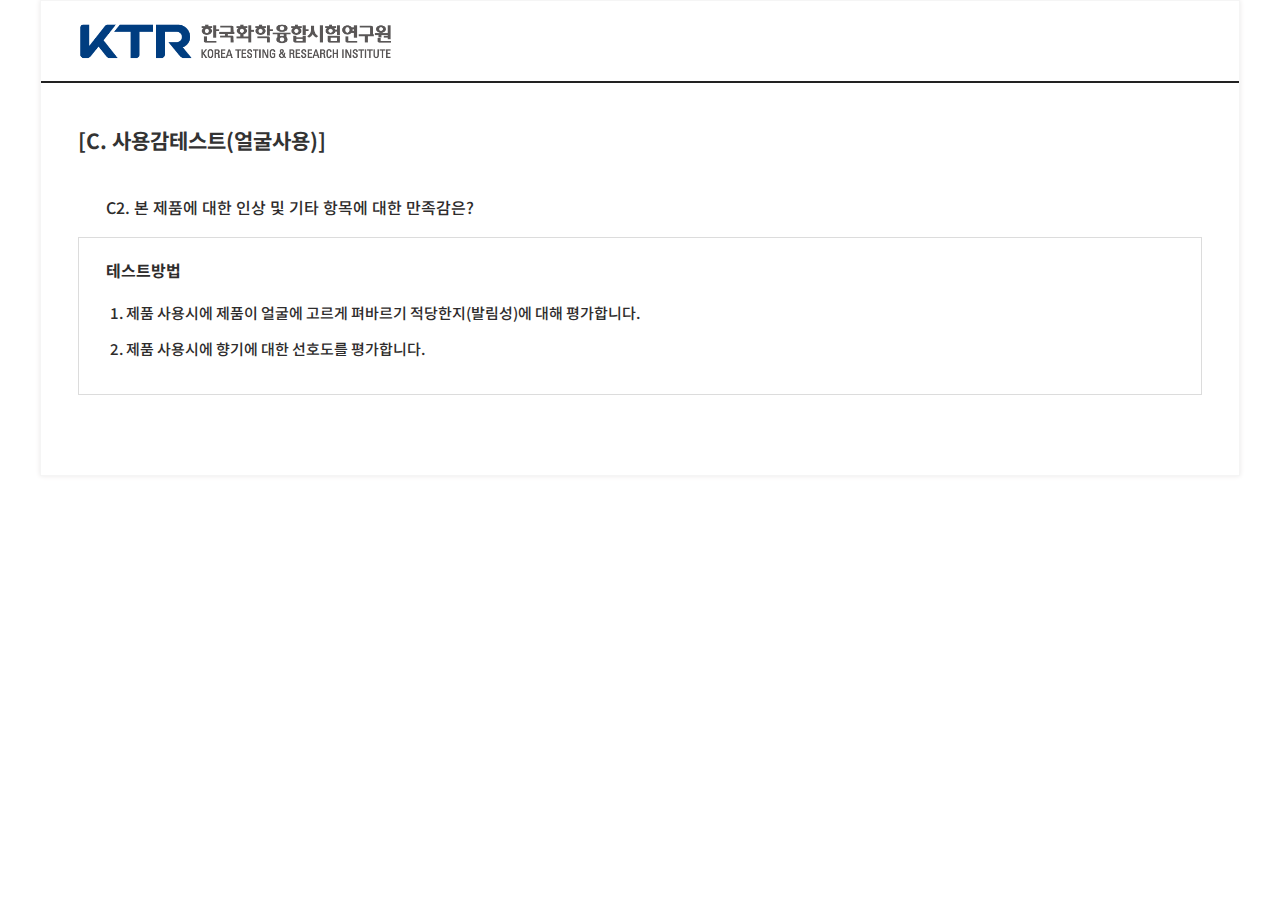
<file: link08.html>
<DOCTYPE html>
  <html lang="en">

  <head>
      <meta charset="UTF-8">
      <meta http-equiv="X-UA-Compatible" content="IE=edge">
      <meta name="viewport" content="width=device-width, initial-scale=1.0">
      <title>정보입력</title>
      <link rel="stylesheet" href="css/reset.css">
      <link rel="stylesheet" href="css/main.css">
      <script src="js/jquery-3.2.1.min.js"></script>
  </head>
  <body>
      <form name="" action="" method="">
          <div id="wrap">
              <header id="header">
                  <h1><img src="img/ktr.png" alt="한국화학융합시험연구원"></h1>
              </header><!--header-->
              <div id="contentWrap">
                  <div id="container">
                  <fieldset> 
                    <p class="c_tit">[C. 사용감테스트(얼굴사용)]</p>
                        <table class="table-1"  style="border-top: none; margin-bottom: 20px;">
                            <colgroup>
                                <col width="15%">
                                <col width="25%">
                                <col width="60%">
                            </colgroup>
                            <tbody>
                                <tr>
                                    <td colspan="3" style=" border:none;" class="pad">
                                        C2.	본 제품에 대한 인상 및 기타 항목에 대한 만족감은?
                                    </td>
                                </tr>
                                <tr>
                                    <td colspan="3" style=" border: 1px solid #DCDCDC;">
                                      <p class="tm">테스트방법</p>
                                      <ul class="tm_lst">
                                        <li>제품 사용시에 제품이 얼굴에 고르게 펴바르기 적당한지(발림성)에 대해 평가합니다.</li>
                                        <li> 제품 사용시에 향기에 대한 선호도를 평가합니다.</li>
                                      </ul>
                                   </td>
                                </tr>
                            </tbody>
                        </table>
                      <a href="link09.html" class="next">다음</a>
                  </fieldset>

                 </div>
                  <!--#container-->
              </div>
              <!--contentWrap-->
             



          </div>
          <!--#wrap-->
      </form>
      <script src="js/script.js"></script>         
  </body>
  </html>
</file>
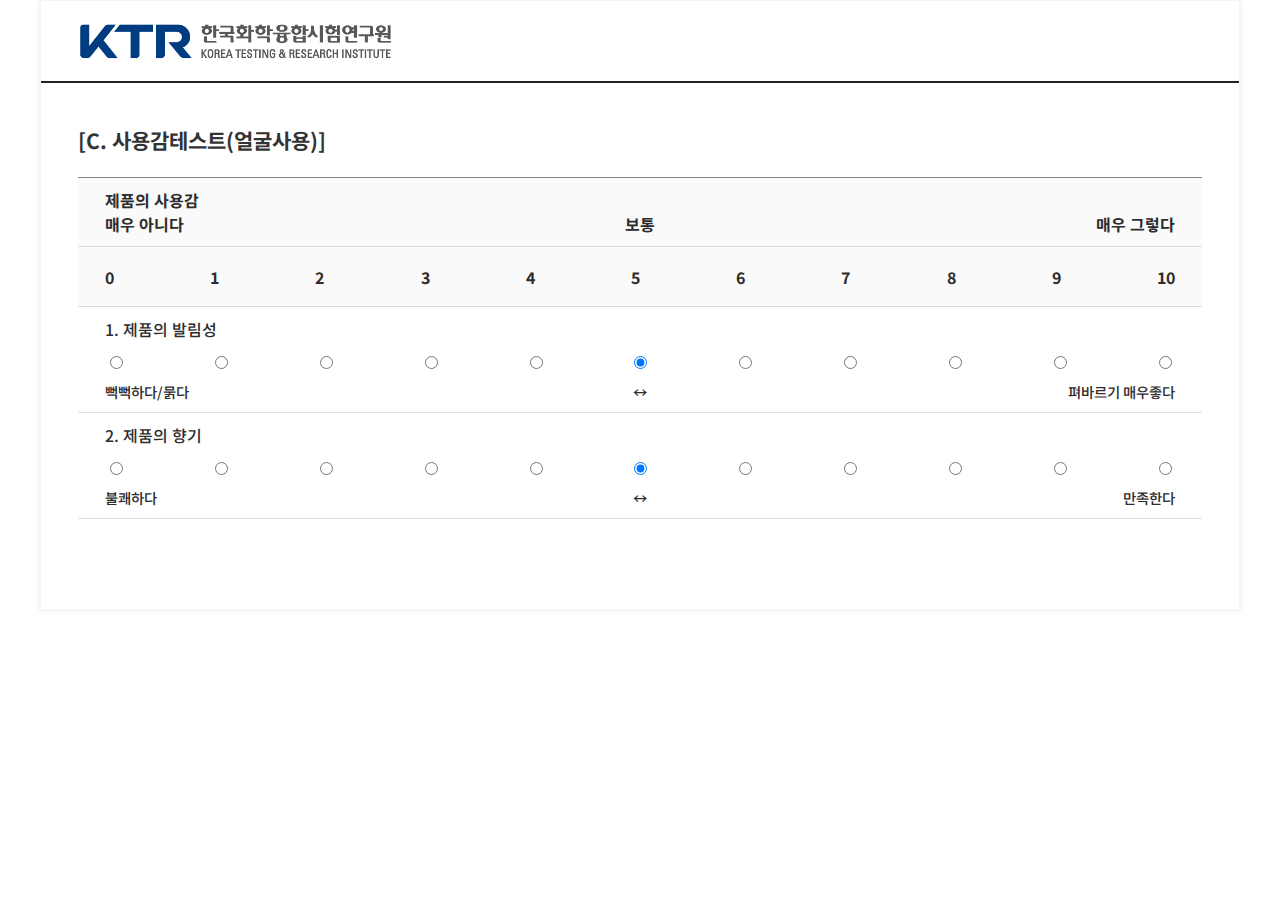
<file: link09.html>
<DOCTYPE html>
  <html lang="en">

  <head>
      <meta charset="UTF-8">
      <meta http-equiv="X-UA-Compatible" content="IE=edge">
      <meta name="viewport" content="width=device-width, initial-scale=1.0">
      <title>정보입력</title>
      <link rel="stylesheet" href="css/reset.css">
      <link rel="stylesheet" href="css/main.css">
      <script src="js/jquery-3.2.1.min.js"></script>
  </head>
  <body>
      <form name="" action="" method="">
          <div id="wrap">
              <header id="header">
                  <h1><img src="img/ktr.png" alt="한국화학융합시험연구원"></h1>
              </header><!--header-->
              <div id="contentWrap">
                  <div id="container">
                  <fieldset> 
                    <p class="c_tit">[C. 사용감테스트(얼굴사용)]</p>
                    <table class="table-1"  style=" margin-bottom: 30px;">
                        <colgroup>
                            <col width="15%">
                            <col width="25%">
                            <col width="60%">
                        </colgroup>
                        <tbody>
                            <tr>
                                <th colspan="3" style=" padding: 10px 27px;">
                                    <p class="ty02">제품의 사용감</p> 								
                                    <div class="b1">
                                        <span style="width:calc(50% - 30px);text-align:left;">매우 아니다</span><span>보통</span><span style="width:calc(50% - 30px);text-align:right;">매우 그렇다</span>
                                      </div>
                                </th>
                            </tr>
                            <tr>
                                <th style=" padding: 10px 27px;" colspan="3">					
                                    <div class="b1">
                                    <span>0</span><span>1</span><span>2</span><span>3</span><span>4</span><span>5</span><span>6</span><span>7</span><span>8</span><span>9</span><span>10</span>
                                    </div>
                                </th>
                            </tr>
                            <tr>
                                <td colspan="3" >
                                    <p class="ty02"> 1. 제품의 발림성</p> 									
                                    <div class="radio_skin">
                                        <label><input name="skin30" type="radio"></label>
                                        <label><input name="skin30" type="radio"></label>
                                        <label><input name="skin30" type="radio"></label>
                                        <label><input name="skin30" type="radio"></label>
                                        <label><input name="skin30" type="radio"></label>
                                        <label><input name="skin30" type="radio" checked></label>
                                        <label><input name="skin30" type="radio"></label>
                                        <label><input name="skin30" type="radio"></label>
                                        <label><input name="skin30" type="radio"></label>
                                        <label><input name="skin30" type="radio"></label>
                                        <label><input name="skin30" type="radio"></label>
                                    </div>
                                    <div class="b2">
                                        <span style="width:calc(50% - 30px);text-align:left;">뻑뻑하다/묽다</span><span>↔</span><span style="width:calc(50% - 30px);text-align:right;">펴바르기 매우좋다</span>
                                      </div>
                                </td>
                            </tr>
                            <tr>
                                <td colspan="3">
                                    <p class="ty02">2. 제품의 향기</p>									
                                    <div class="radio_skin">
                                        <label><input name="skin31" type="radio"></label>
                                        <label><input name="skin31" type="radio"></label>
                                        <label><input name="skin31" type="radio"></label>
                                        <label><input name="skin31" type="radio"></label>
                                        <label><input name="skin31" type="radio"></label>
                                        <label><input name="skin31" type="radio" checked></label>
                                        <label><input name="skin31" type="radio"></label>
                                        <label><input name="skin31" type="radio"></label>
                                        <label><input name="skin31" type="radio"></label>
                                        <label><input name="skin31" type="radio"></label>
                                        <label><input name="skin31" type="radio"></label>
                                    </div>
                                    <div class="b2">
                                        <span style="width:calc(50% - 30px);text-align:left;">불쾌하다</span><span>↔</span><span style="width:calc(50% - 30px);text-align:right;">만족한다</span>
                                      </div>
                                </td>
                        </tbody>
                    </table>
                      <a href="link10.html" class="next">다음</a>
                  </fieldset>

                 </div>
                  <!--#container-->
              </div>
              <!--contentWrap-->
             



          </div>
          <!--#wrap-->
      </form>
      <script src="js/script.js"></script>         
  </body>
  </html>
</file>
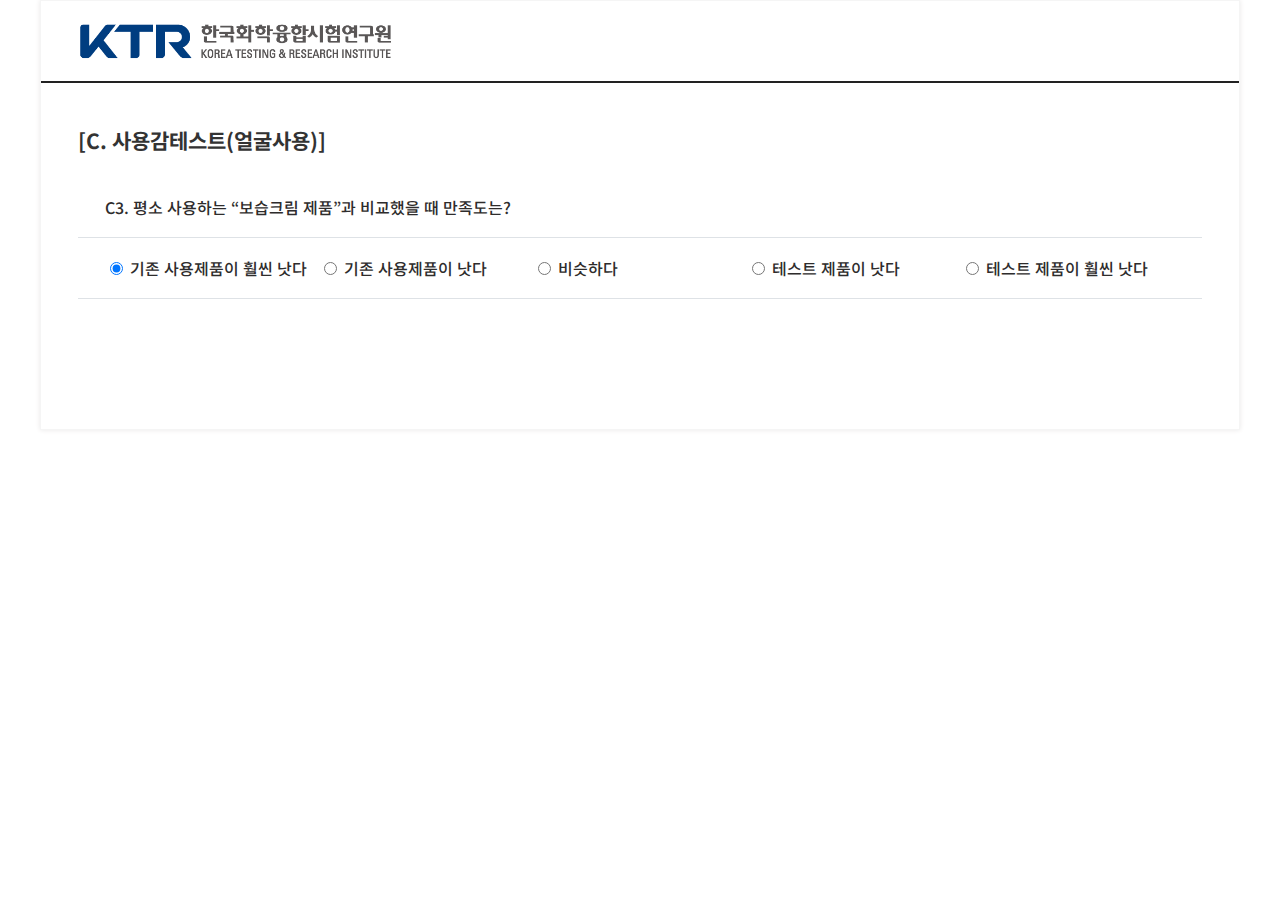
<file: link10.html>
<DOCTYPE html>
  <html lang="en">

  <head>
      <meta charset="UTF-8">
      <meta http-equiv="X-UA-Compatible" content="IE=edge">
      <meta name="viewport" content="width=device-width, initial-scale=1.0">
      <title>정보입력</title>
      <link rel="stylesheet" href="css/reset.css">
      <link rel="stylesheet" href="css/main.css">
      <script src="js/jquery-3.2.1.min.js"></script>
  </head>
  <body>
      <form name="" action="" method="">
          <div id="wrap">
              <header id="header">
                  <h1><img src="img/ktr.png" alt="한국화학융합시험연구원"></h1>
              </header><!--header-->
              <div id="contentWrap">
                  <div id="container">
                  <fieldset> 
                    <p class="c_tit">[C. 사용감테스트(얼굴사용)]</p>
                    <table class="table-1" style="border: none;">
                        <colgroup>
                            <col width="15%">
                            <col width="25%">
                            <col width="60%">
                        </colgroup>
                        <tbody>
                            <tr>
                                <td colspan="3" class="pad">
                                    C3.	평소 사용하는 “보습크림 제품”과 비교했을 때 만족도는?
                                </td>
                            </tr>
                            <tr>
                                <td colspan="3" >
                                    <div class="product">
                                        <label>
                                          <input name="pd" type="radio" required="required" checked>
                                          <span>기존 사용제품이 훨씬 낫다</span>             
                                        </label>
                                        <label>
                                          <input name="pd" type="radio" required="required">
                                          <span>기존 사용제품이 낫다</span>             
                                        </label>
                                        <label>
                                            <input name="pd" type="radio" required="required">
                                            <span>비슷하다</span>             
                                          </label>
                                        <label>
                                           <input name="pd" type="radio" required="required">
                                           <span>테스트 제품이 낫다</span>             
                                        </label>
                                        <label>
                                            <input name="pd" type="radio" required="required">
                                            <span>테스트 제품이 훨씬 낫다</span>             
                                        </label>
                                      </div> 
                                </td>
                            </tr>
                            
                        </tbody>
                    </table>
                      <a href="#" class="next">완료</a>
                  </fieldset>

                 </div>
                  <!--#container-->
              </div>
              <!--contentWrap-->
             



          </div>
          <!--#wrap-->
      </form>
      <script src="js/script.js"></script>         
  </body>
  </html>
</file>
<file: css/main.css>
@charset "utf-8";
#wrap {
    max-width: 1200px;
    margin: 0px auto;
    border: 1px solid #F5F5F5;
    background: #FFF;
    box-shadow: 0 0 5px 0 rgb(233, 231, 231);
}
#header > h1{
    width: 40%;
}
#header > h1 > img{
    width: 70%;
}
#header {
    padding: 20px 37px;
    border-bottom: 2px solid #222;
}
#contentWrap{
    padding: 20px 37px 60px 37px
}
.tit01{
    margin: 25px 0 25px;
    font-size: 1.4em;
    font-weight: 700;
}
.txt{
    font-size: 1.2em;
    margin-bottom: 15px;
}
span.txt{
    font-size: 1.2em;
}
.c_tit{
    margin: 25px 0;
    font-size: 1.4em;
    font-weight: 700;
}
.txt > span{
    text-decoration: underline;
}
.table-1, table.pc{
    width: 100%;
    border-top: 1px solid #868686;
    border-collapse: collapse;
    margin: 0 0 70px;
    table-layout: fixed;
}
.table-1 th, .pc th {
    height: 60px;
    padding: 10px 48px;
    border-bottom: 1px solid #DCDCDC;
    background: #FAFAFA;
    font-weight: 700;
    color: #2E2C2C;
    text-align: left;
}
.table-1 td, .pc td {
    height: 60px;
    padding: 10px 27px;
    border-bottom: 1px solid #DEE2E6;
    background: #FFF;
    font-weight: 500;
    color: #2E2C2C;
    text-align: left;
}
td.size01 > input{
    max-width: 14em;
}
td.size02 > input{
    max-width: 17em;
}
td.size03{
    text-align: center;
}
.price label{
    width:calc(100% / 3)
}
.price{
    padding:10px 0 ;
}
.price label > span{
    display: block;
}
.ageline label, .job label{
    width:calc(100% / 3)
}
.skinty01 label, .skinty02 label, .skinty03 label{
    width:calc(100% / 2)
}
.table-1 .ageline{
    display: -webkit-box;
    display: -ms-flexbox;
    display: -webkit-flex;
    display: flex;
    -webkit-justify-content: left;
    justify-content: left;
    -webkit-align-items: center;
    align-items: center;
    min-height: 40px;
}
.table-1 .price, .sample, .product,.skinty01, .skinty02,.skinty03, .job{
    display: -webkit-box;
    display: -ms-flexbox;
    display: -webkit-flex;
    display: flex;
    -webkit-justify-content: left;
    justify-content: left;
    -webkit-align-items: center;
    align-items: center;
    min-height: 40px;
}
.sample{
    padding: 15px 32px;
}
.ready{
    padding: 20px;
    font-weight: 700;    
}
ul.exp{
    padding: 0 0px 0 50px;
}
ul.exp > li{
    font-size: 15px;
    margin-bottom: 20px;
    list-style: square;
}
ul.exp > li >span{
    font-weight: 600;
}
.price span{
    margin-left: 5px;
    font-size: 0.94em;
    color: #222;
}
input[type=text], input[type=date], input[type=number],select {
    height: 40px;
    padding: 0 13px;
    border: 1px solid #D8DBDB;
    border-radius: 3px;
    background: #FFF;
    font-size: 0.94rem;
}
.sample > label{
 width: calc(100% / 4);
}
.method_title {
    padding: 20px 0; 
    font-weight: 700; 
}
.tm{
    padding: 10px 0; 
    font-weight: 700; 
}
.tm_lst {
    padding:10px 20px;
}
.tm_lst > li {
    list-style: decimal; 
    margin: 0 0 15px; 
    font-size: 15px;
}
.method_img {
    width: 100%;    
    margin-bottom: 20px;
}
.method_img > img {
    float: left;
    margin-right: 1%;
    width: 24%; 
    height: 200px; 
    border: 1px solid #dcdcdc;
}
.method_img > img:last-child{
    margin-right: 0;
}
.method_lst {
    padding:20px;
}
.method_lst > li {
    list-style: decimal; 
    margin: 0 0 15px; 
    font-size: 15px;
}
.b1, .b2{
    display: -webkit-box;
    display: -ms-flexbox;
    display: -webkit-flex;
    display: flex;
    -webkit-justify-content: space-between;
    justify-content:space-between;
    -webkit-align-items: center;
    align-items: center;
}
.b2 >span{
    font-size: 0.9em;
}
.test_title {
    padding: 20px 0; 
    font-weight: 700; 
    font-size: 16px;
}
.test_img {
    width: 100%;    
    margin-bottom: 20px;
}
.test_img > .img {
    float: left;
    width: 19%; 
    margin-right: 1%;
    height: 200px; 
    border: 1px solid #dcdcdc;
}
.test_img > .img > img{
    width: 100%;
    height: 198px;
}
.test_img > div:last-child {
    margin-right: 0;
    padding: 10px; 
    font-size: 15px; 
    text-align: center; 
    line-height: 43px;
}
.test_img > div:last-child >span{
    display: block;
}
.test_img > div > b {
    font-weight: 600;
    font-size: 18px;
}
.test_lst {
    padding: 30px 20px;
}
.test_lst > li {
    list-style: decimal; 
    margin: 0 0 15px; 
    font-size: 15px;
}
.radio_skin{
    display: -webkit-box;
    display: -ms-flexbox;
    display: -webkit-flex;
    display: flex;
    -webkit-justify-content: space-between;
    justify-content:space-between;
    -webkit-align-items: center;
    align-items: center;
    min-height: 40px;
    width: 100%;
}
.radio_skin > label{
    white-space: nowrap;
}
.product > label{
    width: calc(100% / 5);
   }
a.next{
    display: none;
}
span.bl{
    margin-left: 15px;
}
table.mgt02{
    border-top: none;
    margin-bottom: 30px;
 }
 @media screen and (max-width:767px){
    #wrap{
         max-width: 767px;
         min-width: 320px;
         margin: 0 auto;
         border:none;
       }
    #header > h1{
        width: 40%;
    }
    #header > h1 > img{
        width: 100%;
    }
    #header {
        padding: 10px 37px;
    }
    #contentWrap{
        padding: 0 5px
    }
    .tit01{
        margin: 20px 10px 10px;
        font-size: 1.2em;
    }
    .txt{
        margin-left: 10px;
        margin-right: 10px;
        font-size: 0.9em;
        margin-bottom: 10px;
    }
    .c_tit{
        margin: 20px 10px 10px;
        font-size: 1.2em;
    }
    .table-1{
        margin: 0 0 40px;
    }
    .table-1 th {
        height: 40px;
        padding: 5px 20px;
        font-size: 0.9em;
    }
    .table-1 td {
        height: 40px;
        padding: 10px 20px;
    }
    .table-1.pc{
        display: none;
    }
    td.size01 > input{
        max-width: 10em;
    }
    td.size02 > input{
        max-width: 10em;
    }
    td.size03{
        padding: 5px;
        text-align: left;
    }
    .price label{
        width:100%
    }
    .price label > span{
        display: inline;
    }
    .ageline label, .skinty01 label, .skinty02 label,.skinty03 label, .job label{
        width:100%
    }
    .table-1 .ageline{
        display: -webkit-box;
        display: -ms-flexbox;
        display: -webkit-flex;
        display: flex;
        -webkit-justify-content: left;
        justify-content: left;
        -webkit-align-items: flex-start;
        align-items: flex-start;
        flex-direction: column;
        min-height: 40px;
    }
    .table-1 .price{
        -webkit-justify-content: left;
        justify-content: left;
        -webkit-align-items: flex-start;
        align-items: flex-start;
        flex-direction: column;
        min-height: 40px;
    }
    .table-1 .sample{
        -webkit-justify-content: left;
        justify-content: left;
        -webkit-align-items: center;
        align-items: center;
        min-height: 40px;
    }
    .table-1 .product{
        -webkit-justify-content: left;
        justify-content: left;
        -webkit-align-items: flex-start;
        align-items: flex-start;
        flex-direction: column;
    }
    .skinty01, .skinty02,.skinty03, .job{
        -webkit-justify-content: left;
        justify-content: left;
        -webkit-align-items: flex-start;
        align-items:  flex-start;
        min-height: 40px;
        flex-direction: column;
    }
    .sample{
        padding: 0px 0px;
    }
    .ready{
        padding:5px 5px 10px;  
    }
    ul.exp{
        padding: 0 0px 0 20px;
    }
    ul.exp > li{
        margin-bottom: 15px;
    }
    ul.exp > li >span{
        font-weight: 600;
    }
    .price span{
        margin-left: 5px;
        font-size: 0.94em;
        color: #222;
    }
    input[type=text], input[type=date], input[type=number],select {
        height: 30px;
        padding: 0 13px;
        border: 1px solid #D8DBDB;
        border-radius: 3px;
        background: #FFF;
        font-size: 0.9rem;
    }
    .sample > label{
     width: calc(100% / 4);
    }
    .method_title {
        padding: 20px 0; 
        font-weight: 700; 
    }
    .tm{
        padding: 10px 0; 
        font-weight: 700; 
    }
    .tm_lst {
        padding:10px 20px;
    }
    .tm_lst > li {
        list-style: decimal; 
        margin: 0 0 15px; 
        font-size: 15px;
    }
    .method_img > img {
        margin-right: 1%;
        width:49%; 
        margin-bottom: 15px;
    }
    .method_lst {
        padding: 20px 20px;
    }
    .method_lst > li {
        font-size:  0.9em;;
    }
    .b1, .b2{
        -webkit-justify-content: space-between;
        justify-content:space-between;
        -webkit-align-items: center;
        align-items: center;
    }
    .b2 >span{
        font-size: 0.9em;
    }
    .test_title {
        padding: 20px 0; 
        font-weight: 700; 
        font-size: 16px;
    }
    .test_img > .img {
        width: 49%; 
        margin-bottom: 20px;
    }

    .test_img > div:last-child {
        margin-right: 0;
        margin-bottom: 0;
        width: 100%;
        height: auto;
    }
    .test_img > div:last-child >span{
        display: inline;
    }
    .test_img > div > b {
        display: block;
        font-size:0.94em;
    }
    .test_lst {
        padding: 30px 20px;
    }
    .test_lst > li {
        list-style: decimal; 
        margin: 0 0 15px; 
        font-size: 15px;
    }
    .radio_skin{
        display: -webkit-box;
        display: -ms-flexbox;
        display: -webkit-flex;
        display: flex;
        -webkit-justify-content: space-between;
        justify-content:space-between;
        -webkit-align-items: center;
        align-items: center;
        min-height: 40px;
        width: 100%;
    }
    .radio_skin > label{
        white-space: nowrap;
    }
    .product > label{
        width: 100%;
       }    
    a.next{
        display: block;
        height: 40px;
        line-height: 40px;
        width: 200px;
        background-color: rgb(10, 39, 110);
        color: #fff;
        text-align: center;
        margin: 0 auto 105px;
    }  
    p.pc{
        display: none;
    }
    p.ty{
        margin: 10px 0;
    }
    span.bl{
        margin-bottom: 10px;
        margin-left: 0;
        margin-right: 10px;
        font-size: 0.9em;
    }
    td.mgt01{
       font-size:0.9em;
       padding: 25px 20px 15px;
    }
    table.mgt02{
        margin-bottom: 20px;
     }
    p.ty02{
        text-align: center;
        margin-bottom: 13px;
    }
    td.pad{
        padding-top: 0;
        font-size: 0.9em;
        padding-left: 10px;
    }

 }
</file>
